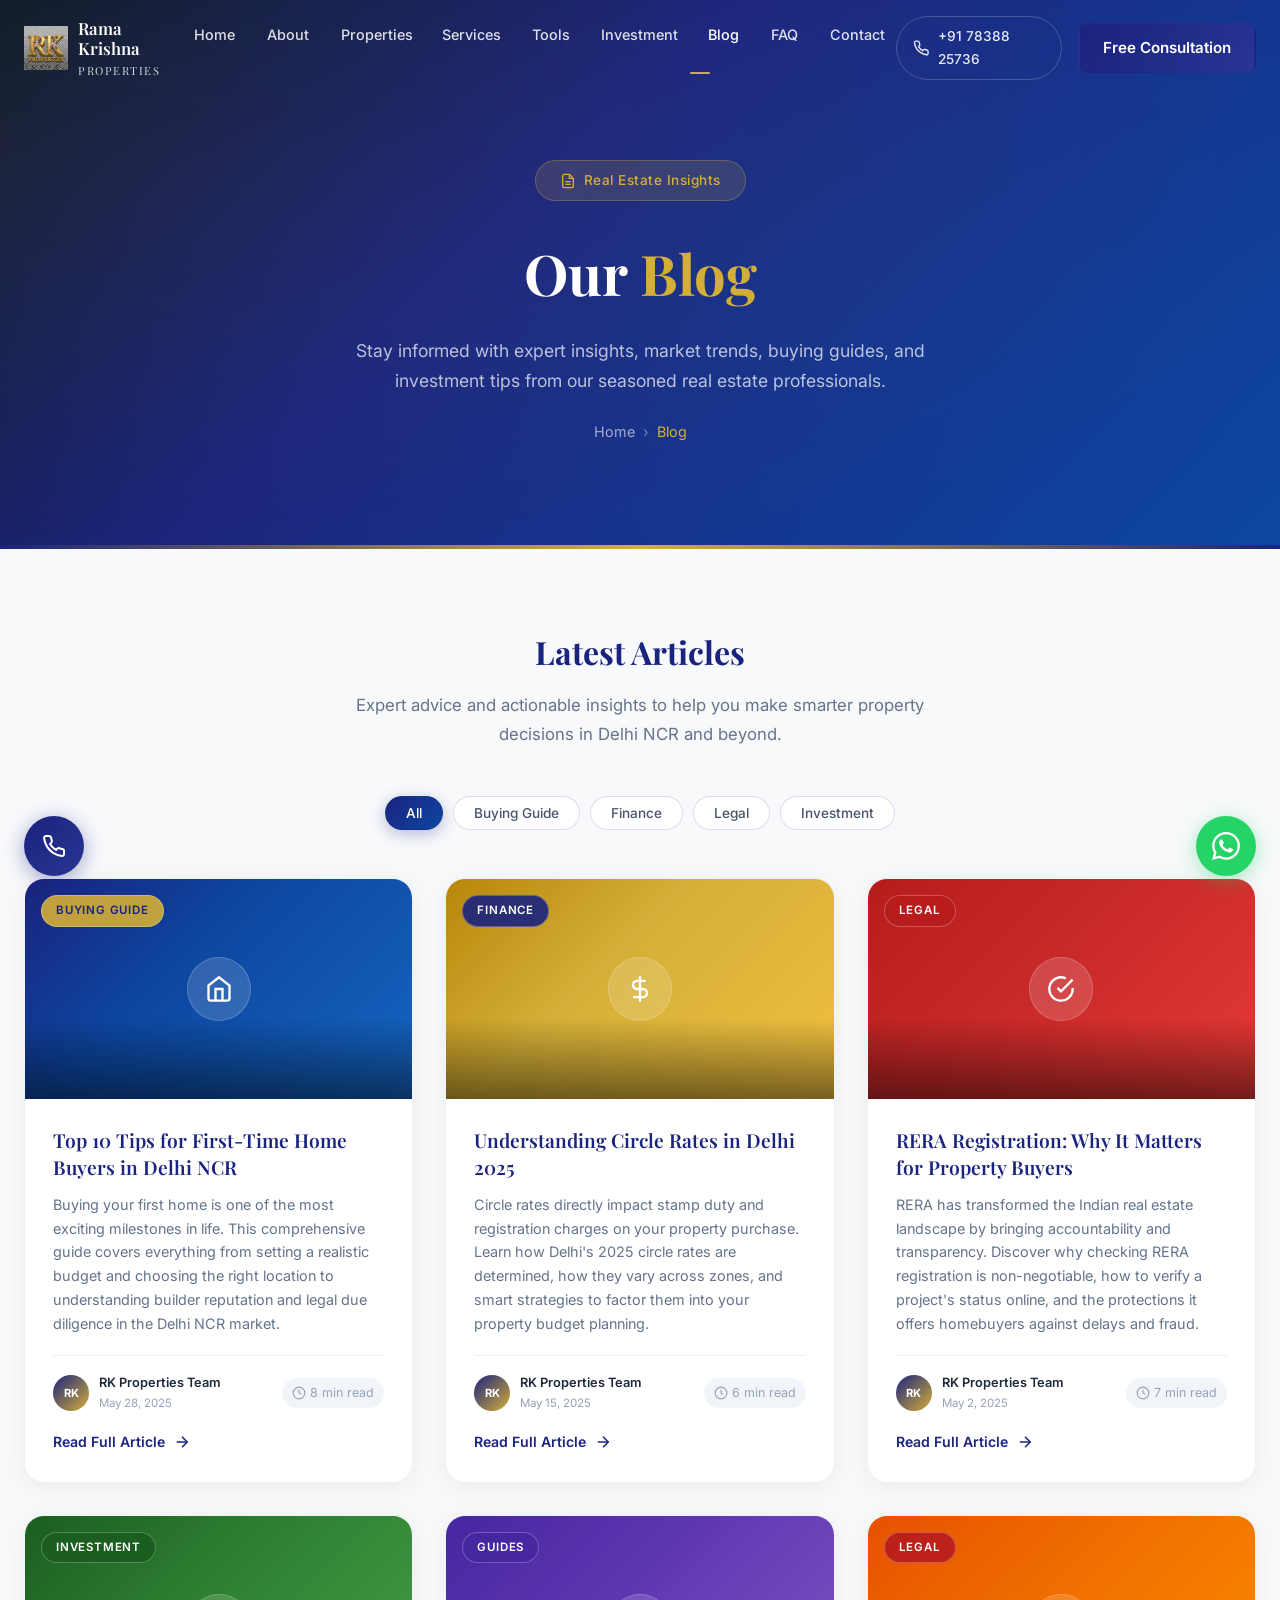
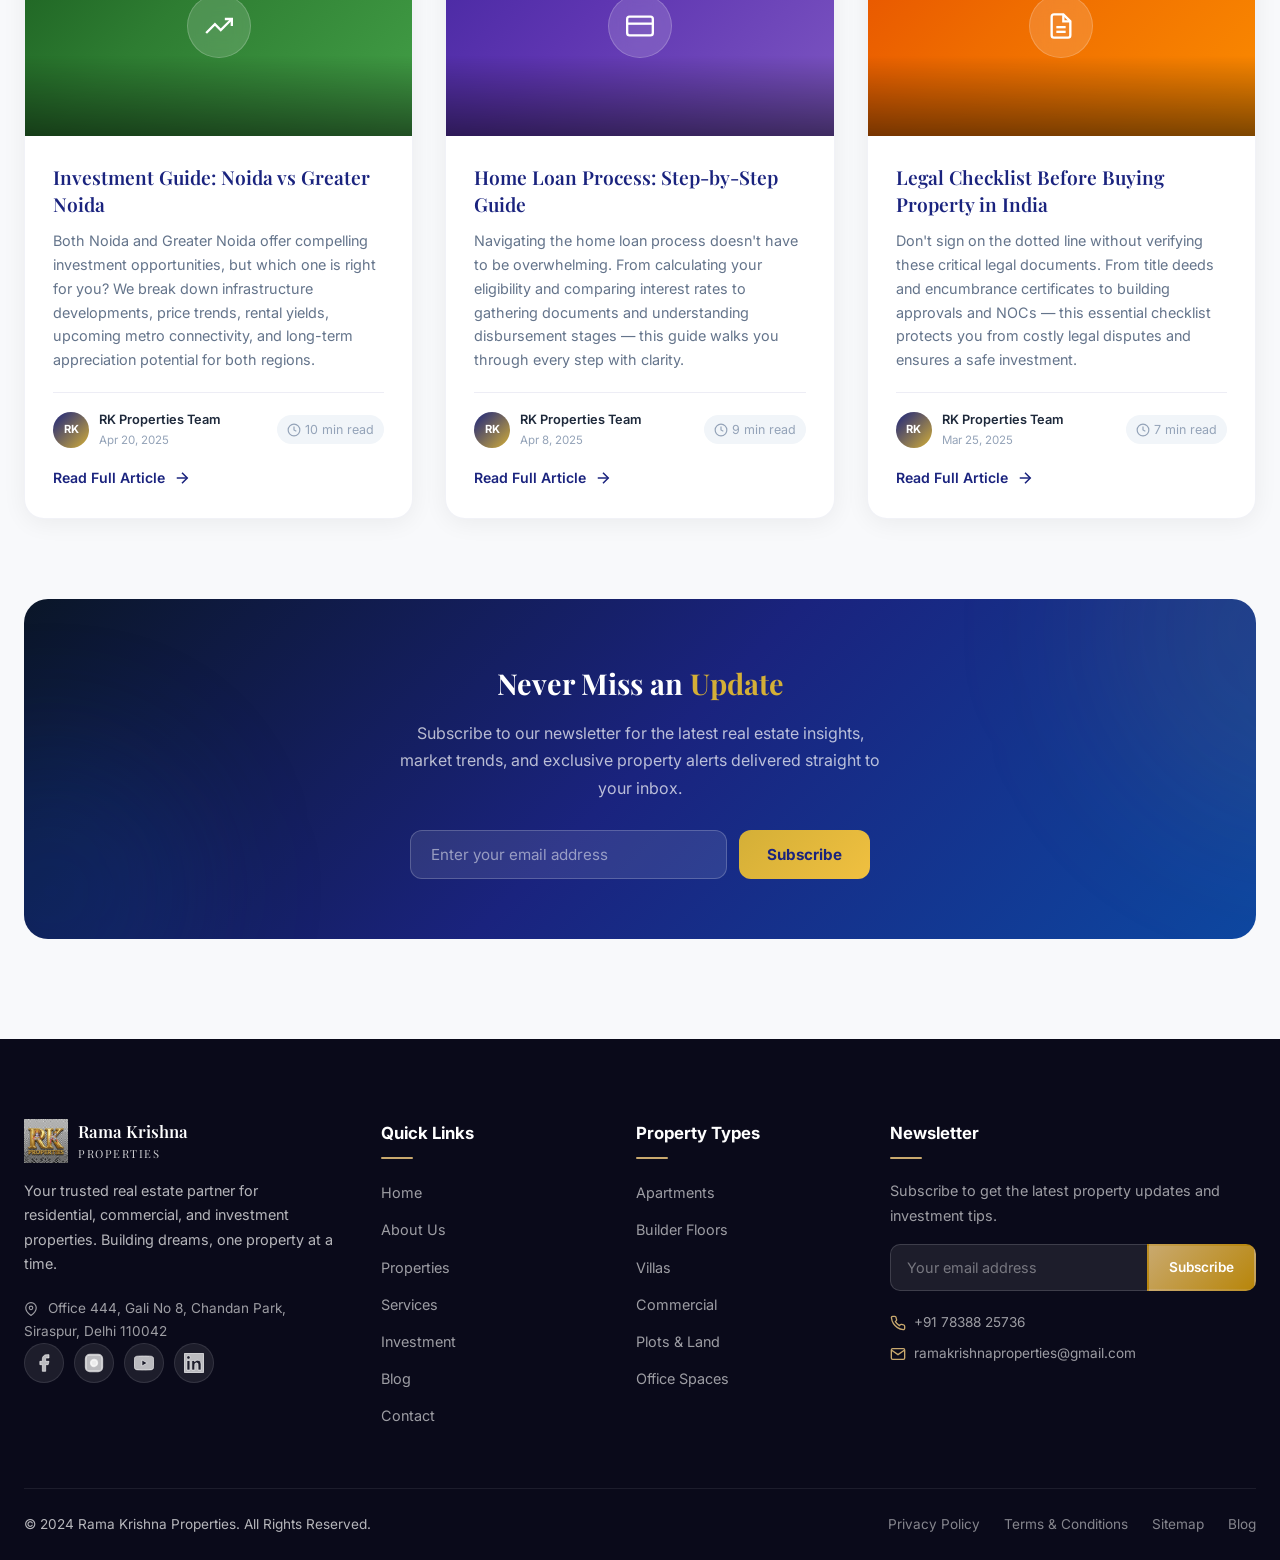
<file: blog.html>
<!DOCTYPE html>
<html lang="en">
<head>
    <meta charset="UTF-8">
    <meta name="viewport" content="width=device-width, initial-scale=1.0">
    <meta name="description" content="Rama Krishna Properties Blog - Expert insights on real estate, home buying tips, investment guides, RERA updates, and property market trends in Delhi NCR.">
    <meta name="keywords" content="real estate blog, property buying tips, Delhi NCR real estate, home loan guide, RERA registration, circle rates Delhi, investment guide Noida, Rama Krishna Properties">
    <meta name="author" content="Rama Krishna Properties">
    <meta name="robots" content="index, follow">

    <!-- Open Graph -->
    <meta property="og:title" content="Blog - Rama Krishna Properties | Real Estate Insights & Guides">
    <meta property="og:description" content="Expert insights on real estate, home buying tips, investment guides, RERA updates, and property market trends in Delhi NCR.">
    <meta property="og:type" content="website">
    <meta property="og:url" content="https://ramakrishnaproperties.com/blog.html">

    <title>Blog | Rama Krishna Properties - Real Estate Insights & Guides</title>

    <!-- Google Fonts -->
    <link rel="preconnect" href="https://fonts.googleapis.com">
    <link rel="preconnect" href="https://fonts.gstatic.com" crossorigin>
    <link href="https://fonts.googleapis.com/css2?family=Inter:wght@300;400;500;600;700;800;900&family=Playfair+Display:ital,wght@0,400;0,500;0,600;0,700;1,400;1,500&display=swap" rel="stylesheet">

    <!-- Stylesheet -->
    <link rel="stylesheet" href="styles.css">

    <style>
        /* ===== Blog Page Styles ===== */

        /* Hero */
        .blog-hero {
            background: linear-gradient(135deg, #0a1628 0%, #1a237e 40%, #0d47a1 100%);
            padding: 160px 0 100px;
            text-align: center;
            position: relative;
            overflow: hidden;
        }
        .blog-hero::before {
            content: '';
            position: absolute;
            top: -50%;
            left: -50%;
            width: 200%;
            height: 200%;
            background: radial-gradient(ellipse at 25% 40%, rgba(212,175,55,0.07) 0%, transparent 50%),
                        radial-gradient(ellipse at 75% 60%, rgba(13,71,161,0.12) 0%, transparent 50%);
            animation: blogBgFloat 25s ease-in-out infinite;
        }
        @keyframes blogBgFloat {
            0%, 100% { transform: translate(0, 0) rotate(0deg); }
            33% { transform: translate(-1%, 1%) rotate(0.5deg); }
            66% { transform: translate(1%, -1%) rotate(-0.5deg); }
        }
        .blog-hero .container {
            position: relative;
            z-index: 2;
        }
        .blog-hero-badge {
            display: inline-flex;
            align-items: center;
            gap: 8px;
            background: rgba(212,175,55,0.15);
            border: 1px solid rgba(212,175,55,0.3);
            border-radius: 50px;
            padding: 8px 24px;
            font-size: 0.85rem;
            color: #d4af37;
            font-weight: 500;
            margin-bottom: 24px;
            letter-spacing: 0.5px;
        }
        .blog-hero-badge svg {
            width: 16px;
            height: 16px;
        }
        .blog-hero h1 {
            font-family: 'Playfair Display', serif;
            font-size: clamp(2.2rem, 5vw, 3.5rem);
            color: #ffffff;
            font-weight: 700;
            margin-bottom: 16px;
        }
        .blog-hero h1 span {
            color: #d4af37;
        }
        .blog-hero p {
            color: rgba(255,255,255,0.7);
            font-size: 1.1rem;
            max-width: 640px;
            margin: 0 auto;
        }
        .blog-breadcrumb {
            display: flex;
            align-items: center;
            justify-content: center;
            gap: 8px;
            margin-top: 24px;
            font-size: 0.9rem;
        }
        .blog-breadcrumb a {
            color: rgba(255,255,255,0.6);
            text-decoration: none;
            transition: color 0.3s;
        }
        .blog-breadcrumb a:hover {
            color: #d4af37;
        }
        .blog-breadcrumb span {
            color: rgba(255,255,255,0.4);
        }
        .blog-breadcrumb .current {
            color: #d4af37;
        }

        /* Blog Section */
        .blog-section {
            padding: 80px 0 100px;
            background: #f8f9fb;
            position: relative;
        }
        .blog-section::before {
            content: '';
            position: absolute;
            top: 0;
            left: 0;
            right: 0;
            height: 4px;
            background: linear-gradient(90deg, #1a237e, #d4af37, #1a237e);
        }
        .blog-intro {
            text-align: center;
            margin-bottom: 48px;
        }
        .blog-intro h2 {
            font-family: 'Playfair Display', serif;
            font-size: 2rem;
            color: #1a237e;
            margin-bottom: 12px;
        }
        .blog-intro p {
            color: #64748b;
            font-size: 1.05rem;
            max-width: 600px;
            margin: 0 auto;
        }

        /* Filter Tags */
        .blog-filters {
            display: flex;
            justify-content: center;
            gap: 10px;
            flex-wrap: wrap;
            margin-bottom: 48px;
        }
        .blog-filter-btn {
            padding: 8px 20px;
            border-radius: 50px;
            border: 1px solid rgba(26,35,126,0.15);
            background: #ffffff;
            color: #475569;
            font-size: 0.85rem;
            font-weight: 500;
            cursor: pointer;
            transition: all 0.3s;
            font-family: 'Inter', sans-serif;
        }
        .blog-filter-btn:hover,
        .blog-filter-btn.active {
            background: linear-gradient(135deg, #1a237e, #0d47a1);
            color: #ffffff;
            border-color: transparent;
            box-shadow: 0 4px 15px rgba(26,35,126,0.3);
        }

        /* Blog Grid */
        .blog-grid {
            display: grid;
            grid-template-columns: repeat(auto-fill, minmax(360px, 1fr));
            gap: 32px;
        }

        /* Blog Card */
        .blog-card {
            background: #ffffff;
            border-radius: 20px;
            overflow: hidden;
            box-shadow: 0 4px 24px rgba(0,0,0,0.06);
            border: 1px solid rgba(26,35,126,0.06);
            transition: all 0.4s cubic-bezier(0.25, 0.46, 0.45, 0.94);
            display: flex;
            flex-direction: column;
        }
        .blog-card:hover {
            transform: translateY(-8px);
            box-shadow: 0 16px 48px rgba(26,35,126,0.14);
            border-color: rgba(26,35,126,0.12);
        }

        /* Blog Card Image */
        .blog-card-image {
            position: relative;
            height: 220px;
            overflow: hidden;
        }
        .blog-card-image .blog-gradient-bg {
            position: absolute;
            inset: 0;
            display: flex;
            align-items: center;
            justify-content: center;
        }
        .blog-card-image .blog-gradient-bg .blog-icon {
            width: 64px;
            height: 64px;
            border-radius: 50%;
            background: rgba(255,255,255,0.15);
            backdrop-filter: blur(10px);
            display: flex;
            align-items: center;
            justify-content: center;
            border: 1px solid rgba(255,255,255,0.2);
        }
        .blog-card-image .blog-gradient-bg .blog-icon svg {
            width: 28px;
            height: 28px;
            color: #ffffff;
            stroke: #ffffff;
        }
        .blog-card-image .blog-gradient-overlay {
            position: absolute;
            bottom: 0;
            left: 0;
            right: 0;
            height: 80px;
            background: linear-gradient(to top, rgba(0,0,0,0.5), transparent);
        }

        /* Category Tag */
        .blog-category {
            position: absolute;
            top: 16px;
            left: 16px;
            padding: 5px 14px;
            border-radius: 50px;
            font-size: 0.72rem;
            font-weight: 600;
            text-transform: uppercase;
            letter-spacing: 0.8px;
            z-index: 2;
            border: 1px solid rgba(255,255,255,0.25);
        }
        .blog-category.cat-buying {
            background: rgba(212,175,55,0.9);
            color: #1a237e;
        }
        .blog-category.cat-finance {
            background: rgba(26,35,126,0.9);
            color: #ffffff;
        }
        .blog-category.cat-legal {
            background: rgba(183,28,28,0.9);
            color: #ffffff;
        }
        .blog-category.cat-investment {
            background: rgba(27,94,32,0.9);
            color: #ffffff;
        }
        .blog-category.cat-guides {
            background: rgba(69,39,160,0.9);
            color: #ffffff;
        }

        /* Blog Card Content */
        .blog-card-content {
            padding: 28px;
            flex: 1;
            display: flex;
            flex-direction: column;
        }
        .blog-card-title {
            font-family: 'Playfair Display', serif;
            font-size: 1.2rem;
            color: #1a237e;
            font-weight: 600;
            line-height: 1.4;
            margin-bottom: 12px;
            transition: color 0.3s;
        }
        .blog-card:hover .blog-card-title {
            color: #d4af37;
        }
        .blog-card-excerpt {
            color: #64748b;
            font-size: 0.9rem;
            line-height: 1.65;
            margin-bottom: 20px;
            flex: 1;
        }

        /* Blog Card Meta */
        .blog-card-meta {
            display: flex;
            align-items: center;
            justify-content: space-between;
            flex-wrap: wrap;
            gap: 12px;
            padding-top: 16px;
            border-top: 1px solid rgba(26,35,126,0.08);
        }
        .blog-meta-left {
            display: flex;
            align-items: center;
            gap: 10px;
        }
        .blog-author-avatar {
            width: 36px;
            height: 36px;
            border-radius: 50%;
            background: linear-gradient(135deg, #1a237e, #d4af37);
            display: flex;
            align-items: center;
            justify-content: center;
            color: #fff;
            font-size: 0.7rem;
            font-weight: 700;
            flex-shrink: 0;
        }
        .blog-author-info {
            display: flex;
            flex-direction: column;
        }
        .blog-author-name {
            font-size: 0.8rem;
            font-weight: 600;
            color: #1e293b;
        }
        .blog-date {
            font-size: 0.72rem;
            color: #94a3b8;
        }
        .blog-read-time {
            display: flex;
            align-items: center;
            gap: 4px;
            font-size: 0.78rem;
            color: #94a3b8;
            background: #f1f5f9;
            padding: 4px 10px;
            border-radius: 50px;
        }
        .blog-read-time svg {
            width: 14px;
            height: 14px;
        }

        /* Read More Link */
        .blog-read-more {
            display: inline-flex;
            align-items: center;
            gap: 8px;
            color: #1a237e;
            font-size: 0.88rem;
            font-weight: 600;
            text-decoration: none;
            margin-top: 16px;
            transition: all 0.3s;
        }
        .blog-read-more svg {
            width: 18px;
            height: 18px;
            transition: transform 0.3s;
        }
        .blog-read-more:hover {
            color: #d4af37;
        }
        .blog-read-more:hover svg {
            transform: translateX(4px);
        }

        /* Newsletter CTA */
        .blog-newsletter {
            margin-top: 80px;
            background: linear-gradient(135deg, #0a1628 0%, #1a237e 50%, #0d47a1 100%);
            border-radius: 24px;
            padding: 60px 48px;
            text-align: center;
            position: relative;
            overflow: hidden;
        }
        .blog-newsletter::before {
            content: '';
            position: absolute;
            top: -50%;
            right: -20%;
            width: 400px;
            height: 400px;
            border-radius: 50%;
            background: rgba(212,175,55,0.08);
            filter: blur(80px);
        }
        .blog-newsletter::after {
            content: '';
            position: absolute;
            bottom: -30%;
            left: -10%;
            width: 300px;
            height: 300px;
            border-radius: 50%;
            background: rgba(13,71,161,0.2);
            filter: blur(60px);
        }
        .blog-newsletter-content {
            position: relative;
            z-index: 2;
        }
        .blog-newsletter h3 {
            font-family: 'Playfair Display', serif;
            font-size: 1.8rem;
            color: #ffffff;
            margin-bottom: 12px;
        }
        .blog-newsletter h3 span {
            color: #d4af37;
        }
        .blog-newsletter p {
            color: rgba(255,255,255,0.7);
            font-size: 1rem;
            max-width: 500px;
            margin: 0 auto 28px;
        }
        .blog-newsletter-form {
            display: flex;
            gap: 12px;
            max-width: 460px;
            margin: 0 auto;
        }
        .blog-newsletter-form input {
            flex: 1;
            padding: 14px 20px;
            border-radius: 12px;
            border: 1px solid rgba(255,255,255,0.2);
            background: rgba(255,255,255,0.1);
            color: #ffffff;
            font-size: 0.95rem;
            font-family: 'Inter', sans-serif;
            outline: none;
            transition: border-color 0.3s;
        }
        .blog-newsletter-form input::placeholder {
            color: rgba(255,255,255,0.5);
        }
        .blog-newsletter-form input:focus {
            border-color: #d4af37;
        }
        .blog-newsletter-form button {
            padding: 14px 28px;
            border-radius: 12px;
            border: none;
            background: linear-gradient(135deg, #d4af37, #f0c040);
            color: #1a237e;
            font-weight: 700;
            font-size: 0.95rem;
            cursor: pointer;
            transition: all 0.3s;
            font-family: 'Inter', sans-serif;
            white-space: nowrap;
        }
        .blog-newsletter-form button:hover {
            transform: translateY(-2px);
            box-shadow: 0 6px 20px rgba(212,175,55,0.4);
        }

        /* Responsive */
        @media (max-width: 768px) {
            .blog-hero {
                padding: 140px 0 60px;
            }
            .blog-grid {
                grid-template-columns: 1fr;
                gap: 20px;
            }
            .blog-card-image {
                height: 180px;
            }
            .blog-card-content {
                padding: 22px;
            }
            .blog-newsletter {
                padding: 40px 24px;
                margin-top: 60px;
            }
            .blog-newsletter-form {
                flex-direction: column;
            }
            .blog-newsletter-form button {
                width: 100%;
            }
        }
        @media (max-width: 480px) {
            .blog-card-meta {
                flex-direction: column;
                align-items: flex-start;
            }
        }
    </style>
</head>
<body>
    <!-- Navigation -->
    <nav class="navbar" id="navbar">
        <div class="container">
            <a href="index.html" class="navbar-logo">
                <img src="assets/images/rk-logo.png" alt="Rama Krishna Properties Logo" style="height:44px;">
                <span class="logo-text">Rama Krishna<br><small>Properties</small></span>
            </a>
            <ul class="nav-links" id="navLinks">
                <li><a href="index.html#hero" class="nav-link">Home</a></li>
                <li><a href="index.html#about" class="nav-link">About</a></li>
                <li><a href="index.html#featured" class="nav-link">Properties</a></li>
                <li><a href="index.html#services" class="nav-link">Services</a></li>
                <li><a href="index.html#tools" class="nav-link">Tools</a></li>
                <li><a href="index.html#investment" class="nav-link">Investment</a></li>
                <li><a href="blog.html" class="nav-link active">Blog</a></li>
                <li><a href="index.html#faq" class="nav-link">FAQ</a></li>
                <li><a href="index.html#contact" class="nav-link">Contact</a></li>
            </ul>
            <div class="nav-actions">
                <a href="tel:+917838825736" class="nav-phone">
                    <svg width="18" height="18" viewBox="0 0 24 24" fill="none" stroke="currentColor" stroke-width="2" stroke-linecap="round" stroke-linejoin="round"><path d="M22 16.92v3a2 2 0 0 1-2.18 2 19.79 19.79 0 0 1-8.63-3.07 19.5 19.5 0 0 1-6-6 19.79 19.79 0 0 1-3.07-8.67A2 2 0 0 1 4.11 2h3a2 2 0 0 1 2 1.72 12.84 12.84 0 0 0 .7 2.81 2 2 0 0 1-.45 2.11L8.09 9.91a16 16 0 0 0 6 6l1.27-1.27a2 2 0 0 1 2.11-.45 12.84 12.84 0 0 0 2.81.7A2 2 0 0 1 22 16.92z"></path></svg>
                    <span>+91 78388 25736</span>
                </a>
                <a href="index.html#lead-gen" class="btn btn-primary nav-cta">Free Consultation</a>
            </div>
            <button class="hamburger" id="hamburger" aria-label="Toggle navigation menu">
                <span></span>
                <span></span>
                <span></span>
            </button>
        </div>
    </nav>

    <!-- Mobile Menu -->
    <div class="mobile-menu" id="mobileMenu">
        <ul class="mobile-nav-links">
            <li><a href="index.html#hero" class="mobile-link">Home</a></li>
            <li><a href="index.html#about" class="mobile-link">About</a></li>
            <li><a href="index.html#featured" class="mobile-link">Properties</a></li>
            <li><a href="index.html#services" class="mobile-link">Services</a></li>
            <li><a href="index.html#tools" class="mobile-link">Tools</a></li>
            <li><a href="index.html#investment" class="mobile-link">Investment</a></li>
            <li><a href="blog.html" class="mobile-link">Blog</a></li>
            <li><a href="index.html#faq" class="mobile-link">FAQ</a></li>
            <li><a href="index.html#contact" class="mobile-link">Contact</a></li>
        </ul>
        <div class="mobile-menu-footer">
            <a href="tel:+917838825736" class="btn btn-primary" style="width:100%;text-align:center;">
                Call Now: +91 78388 25736
            </a>
        </div>
    </div>

    <!-- ==================== HERO ==================== -->
    <section class="blog-hero">
        <div class="container">
            <div class="blog-hero-badge">
                <svg viewBox="0 0 24 24" fill="none" stroke="currentColor" stroke-width="2"><path d="M14 2H6a2 2 0 0 0-2 2v16a2 2 0 0 0 2 2h12a2 2 0 0 0 2-2V8z"/><polyline points="14 2 14 8 20 8"/><line x1="16" y1="13" x2="8" y2="13"/><line x1="16" y1="17" x2="8" y2="17"/></svg>
                Real Estate Insights
            </div>
            <h1>Our <span>Blog</span></h1>
            <p>Stay informed with expert insights, market trends, buying guides, and investment tips from our seasoned real estate professionals.</p>
            <div class="blog-breadcrumb">
                <a href="index.html">Home</a>
                <span>›</span>
                <span class="current">Blog</span>
            </div>
        </div>
    </section>

    <!-- ==================== BLOG CONTENT ==================== -->
    <section class="blog-section">
        <div class="container">
            <div class="blog-intro">
                <h2>Latest Articles</h2>
                <p>Expert advice and actionable insights to help you make smarter property decisions in Delhi NCR and beyond.</p>
            </div>

            <!-- Filter Tags -->
            <div class="blog-filters">
                <button class="blog-filter-btn active">All</button>
                <button class="blog-filter-btn">Buying Guide</button>
                <button class="blog-filter-btn">Finance</button>
                <button class="blog-filter-btn">Legal</button>
                <button class="blog-filter-btn">Investment</button>
            </div>

            <!-- Blog Grid -->
            <div class="blog-grid">

                <!-- Article 1 -->
                <article class="blog-card" id="blog-first-time-buyers">
                    <div class="blog-card-image">
                        <div class="blog-gradient-bg" style="background: linear-gradient(135deg, #1a237e 0%, #0d47a1 40%, #1565c0 100%);">
                            <div class="blog-icon">
                                <svg viewBox="0 0 24 24" fill="none" stroke="currentColor" stroke-width="2"><path d="M3 9l9-7 9 7v11a2 2 0 0 1-2 2H5a2 2 0 0 1-2-2z"/><polyline points="9 22 9 12 15 12 15 22"/></svg>
                            </div>
                        </div>
                        <div class="blog-gradient-overlay"></div>
                        <span class="blog-category cat-buying">Buying Guide</span>
                    </div>
                    <div class="blog-card-content">
                        <h3 class="blog-card-title">Top 10 Tips for First-Time Home Buyers in Delhi NCR</h3>
                        <p class="blog-card-excerpt">Buying your first home is one of the most exciting milestones in life. This comprehensive guide covers everything from setting a realistic budget and choosing the right location to understanding builder reputation and legal due diligence in the Delhi NCR market.</p>
                        <div class="blog-card-meta">
                            <div class="blog-meta-left">
                                <div class="blog-author-avatar">RK</div>
                                <div class="blog-author-info">
                                    <span class="blog-author-name">RK Properties Team</span>
                                    <span class="blog-date">May 28, 2025</span>
                                </div>
                            </div>
                            <span class="blog-read-time">
                                <svg viewBox="0 0 24 24" fill="none" stroke="currentColor" stroke-width="2"><circle cx="12" cy="12" r="10"/><polyline points="12 6 12 12 16 14"/></svg>
                                8 min read
                            </span>
                        </div>
                        <a href="#" class="blog-read-more">
                            Read Full Article
                            <svg viewBox="0 0 24 24" fill="none" stroke="currentColor" stroke-width="2"><line x1="5" y1="12" x2="19" y2="12"/><polyline points="12 5 19 12 12 19"/></svg>
                        </a>
                    </div>
                </article>

                <!-- Article 2 -->
                <article class="blog-card" id="blog-circle-rates">
                    <div class="blog-card-image">
                        <div class="blog-gradient-bg" style="background: linear-gradient(135deg, #b8860b 0%, #d4af37 40%, #f0c040 100%);">
                            <div class="blog-icon">
                                <svg viewBox="0 0 24 24" fill="none" stroke="currentColor" stroke-width="2"><line x1="12" y1="1" x2="12" y2="23"/><path d="M17 5H9.5a3.5 3.5 0 0 0 0 7h5a3.5 3.5 0 0 1 0 7H6"/></svg>
                            </div>
                        </div>
                        <div class="blog-gradient-overlay"></div>
                        <span class="blog-category cat-finance">Finance</span>
                    </div>
                    <div class="blog-card-content">
                        <h3 class="blog-card-title">Understanding Circle Rates in Delhi 2025</h3>
                        <p class="blog-card-excerpt">Circle rates directly impact stamp duty and registration charges on your property purchase. Learn how Delhi's 2025 circle rates are determined, how they vary across zones, and smart strategies to factor them into your property budget planning.</p>
                        <div class="blog-card-meta">
                            <div class="blog-meta-left">
                                <div class="blog-author-avatar">RK</div>
                                <div class="blog-author-info">
                                    <span class="blog-author-name">RK Properties Team</span>
                                    <span class="blog-date">May 15, 2025</span>
                                </div>
                            </div>
                            <span class="blog-read-time">
                                <svg viewBox="0 0 24 24" fill="none" stroke="currentColor" stroke-width="2"><circle cx="12" cy="12" r="10"/><polyline points="12 6 12 12 16 14"/></svg>
                                6 min read
                            </span>
                        </div>
                        <a href="#" class="blog-read-more">
                            Read Full Article
                            <svg viewBox="0 0 24 24" fill="none" stroke="currentColor" stroke-width="2"><line x1="5" y1="12" x2="19" y2="12"/><polyline points="12 5 19 12 12 19"/></svg>
                        </a>
                    </div>
                </article>

                <!-- Article 3 -->
                <article class="blog-card" id="blog-rera-registration">
                    <div class="blog-card-image">
                        <div class="blog-gradient-bg" style="background: linear-gradient(135deg, #b71c1c 0%, #c62828 40%, #e53935 100%);">
                            <div class="blog-icon">
                                <svg viewBox="0 0 24 24" fill="none" stroke="currentColor" stroke-width="2"><path d="M22 11.08V12a10 10 0 1 1-5.93-9.14"/><polyline points="22 4 12 14.01 9 11.01"/></svg>
                            </div>
                        </div>
                        <div class="blog-gradient-overlay"></div>
                        <span class="blog-category cat-legal">Legal</span>
                    </div>
                    <div class="blog-card-content">
                        <h3 class="blog-card-title">RERA Registration: Why It Matters for Property Buyers</h3>
                        <p class="blog-card-excerpt">RERA has transformed the Indian real estate landscape by bringing accountability and transparency. Discover why checking RERA registration is non-negotiable, how to verify a project's status online, and the protections it offers homebuyers against delays and fraud.</p>
                        <div class="blog-card-meta">
                            <div class="blog-meta-left">
                                <div class="blog-author-avatar">RK</div>
                                <div class="blog-author-info">
                                    <span class="blog-author-name">RK Properties Team</span>
                                    <span class="blog-date">May 2, 2025</span>
                                </div>
                            </div>
                            <span class="blog-read-time">
                                <svg viewBox="0 0 24 24" fill="none" stroke="currentColor" stroke-width="2"><circle cx="12" cy="12" r="10"/><polyline points="12 6 12 12 16 14"/></svg>
                                7 min read
                            </span>
                        </div>
                        <a href="#" class="blog-read-more">
                            Read Full Article
                            <svg viewBox="0 0 24 24" fill="none" stroke="currentColor" stroke-width="2"><line x1="5" y1="12" x2="19" y2="12"/><polyline points="12 5 19 12 12 19"/></svg>
                        </a>
                    </div>
                </article>

                <!-- Article 4 -->
                <article class="blog-card" id="blog-noida-vs-greater-noida">
                    <div class="blog-card-image">
                        <div class="blog-gradient-bg" style="background: linear-gradient(135deg, #1b5e20 0%, #2e7d32 40%, #43a047 100%);">
                            <div class="blog-icon">
                                <svg viewBox="0 0 24 24" fill="none" stroke="currentColor" stroke-width="2"><polyline points="23 6 13.5 15.5 8.5 10.5 1 18"/><polyline points="17 6 23 6 23 12"/></svg>
                            </div>
                        </div>
                        <div class="blog-gradient-overlay"></div>
                        <span class="blog-category cat-investment">Investment</span>
                    </div>
                    <div class="blog-card-content">
                        <h3 class="blog-card-title">Investment Guide: Noida vs Greater Noida</h3>
                        <p class="blog-card-excerpt">Both Noida and Greater Noida offer compelling investment opportunities, but which one is right for you? We break down infrastructure developments, price trends, rental yields, upcoming metro connectivity, and long-term appreciation potential for both regions.</p>
                        <div class="blog-card-meta">
                            <div class="blog-meta-left">
                                <div class="blog-author-avatar">RK</div>
                                <div class="blog-author-info">
                                    <span class="blog-author-name">RK Properties Team</span>
                                    <span class="blog-date">Apr 20, 2025</span>
                                </div>
                            </div>
                            <span class="blog-read-time">
                                <svg viewBox="0 0 24 24" fill="none" stroke="currentColor" stroke-width="2"><circle cx="12" cy="12" r="10"/><polyline points="12 6 12 12 16 14"/></svg>
                                10 min read
                            </span>
                        </div>
                        <a href="#" class="blog-read-more">
                            Read Full Article
                            <svg viewBox="0 0 24 24" fill="none" stroke="currentColor" stroke-width="2"><line x1="5" y1="12" x2="19" y2="12"/><polyline points="12 5 19 12 12 19"/></svg>
                        </a>
                    </div>
                </article>

                <!-- Article 5 -->
                <article class="blog-card" id="blog-home-loan">
                    <div class="blog-card-image">
                        <div class="blog-gradient-bg" style="background: linear-gradient(135deg, #4527a0 0%, #5e35b1 40%, #7e57c2 100%);">
                            <div class="blog-icon">
                                <svg viewBox="0 0 24 24" fill="none" stroke="currentColor" stroke-width="2"><rect x="1" y="4" width="22" height="16" rx="2" ry="2"/><line x1="1" y1="10" x2="23" y2="10"/></svg>
                            </div>
                        </div>
                        <div class="blog-gradient-overlay"></div>
                        <span class="blog-category cat-guides">Guides</span>
                    </div>
                    <div class="blog-card-content">
                        <h3 class="blog-card-title">Home Loan Process: Step-by-Step Guide</h3>
                        <p class="blog-card-excerpt">Navigating the home loan process doesn't have to be overwhelming. From calculating your eligibility and comparing interest rates to gathering documents and understanding disbursement stages — this guide walks you through every step with clarity.</p>
                        <div class="blog-card-meta">
                            <div class="blog-meta-left">
                                <div class="blog-author-avatar">RK</div>
                                <div class="blog-author-info">
                                    <span class="blog-author-name">RK Properties Team</span>
                                    <span class="blog-date">Apr 8, 2025</span>
                                </div>
                            </div>
                            <span class="blog-read-time">
                                <svg viewBox="0 0 24 24" fill="none" stroke="currentColor" stroke-width="2"><circle cx="12" cy="12" r="10"/><polyline points="12 6 12 12 16 14"/></svg>
                                9 min read
                            </span>
                        </div>
                        <a href="#" class="blog-read-more">
                            Read Full Article
                            <svg viewBox="0 0 24 24" fill="none" stroke="currentColor" stroke-width="2"><line x1="5" y1="12" x2="19" y2="12"/><polyline points="12 5 19 12 12 19"/></svg>
                        </a>
                    </div>
                </article>

                <!-- Article 6 -->
                <article class="blog-card" id="blog-legal-checklist">
                    <div class="blog-card-image">
                        <div class="blog-gradient-bg" style="background: linear-gradient(135deg, #e65100 0%, #ef6c00 40%, #fb8c00 100%);">
                            <div class="blog-icon">
                                <svg viewBox="0 0 24 24" fill="none" stroke="currentColor" stroke-width="2"><path d="M14 2H6a2 2 0 0 0-2 2v16a2 2 0 0 0 2 2h12a2 2 0 0 0 2-2V8z"/><polyline points="14 2 14 8 20 8"/><line x1="16" y1="13" x2="8" y2="13"/><line x1="16" y1="17" x2="8" y2="17"/></svg>
                            </div>
                        </div>
                        <div class="blog-gradient-overlay"></div>
                        <span class="blog-category cat-legal">Legal</span>
                    </div>
                    <div class="blog-card-content">
                        <h3 class="blog-card-title">Legal Checklist Before Buying Property in India</h3>
                        <p class="blog-card-excerpt">Don't sign on the dotted line without verifying these critical legal documents. From title deeds and encumbrance certificates to building approvals and NOCs — this essential checklist protects you from costly legal disputes and ensures a safe investment.</p>
                        <div class="blog-card-meta">
                            <div class="blog-meta-left">
                                <div class="blog-author-avatar">RK</div>
                                <div class="blog-author-info">
                                    <span class="blog-author-name">RK Properties Team</span>
                                    <span class="blog-date">Mar 25, 2025</span>
                                </div>
                            </div>
                            <span class="blog-read-time">
                                <svg viewBox="0 0 24 24" fill="none" stroke="currentColor" stroke-width="2"><circle cx="12" cy="12" r="10"/><polyline points="12 6 12 12 16 14"/></svg>
                                7 min read
                            </span>
                        </div>
                        <a href="#" class="blog-read-more">
                            Read Full Article
                            <svg viewBox="0 0 24 24" fill="none" stroke="currentColor" stroke-width="2"><line x1="5" y1="12" x2="19" y2="12"/><polyline points="12 5 19 12 12 19"/></svg>
                        </a>
                    </div>
                </article>

            </div>

            <!-- Newsletter CTA -->
            <div class="blog-newsletter">
                <div class="blog-newsletter-content">
                    <h3>Never Miss an <span>Update</span></h3>
                    <p>Subscribe to our newsletter for the latest real estate insights, market trends, and exclusive property alerts delivered straight to your inbox.</p>
                    <form class="blog-newsletter-form" onsubmit="event.preventDefault(); alert('Thank you for subscribing!');">
                        <input type="email" placeholder="Enter your email address" required>
                        <button type="submit">Subscribe</button>
                    </form>
                </div>
            </div>

        </div>
    </section>

    <!-- ==================== FOOTER ==================== -->
    <footer class="footer">
        <div class="container">
            <div class="footer-grid">
                <div class="footer-col footer-about">
                    <div class="footer-logo">
                        <img src="assets/images/rk-logo.png" alt="Rama Krishna Properties Logo" style="height:44px;">
                        <span class="logo-text">Rama Krishna<br><small>Properties</small></span>
                    </div>
                    <p class="footer-desc">Your trusted real estate partner for residential, commercial, and investment properties. Building dreams, one property at a time.</p>
                    <p style="color:rgba(255,255,255,0.6);font-size:0.85rem;margin-top:12px;">
                        <svg width="14" height="14" viewBox="0 0 24 24" fill="none" stroke="currentColor" stroke-width="2" style="vertical-align:middle;margin-right:6px;"><path d="M21 10c0 7-9 13-9 13s-9-6-9-13a9 9 0 0 1 18 0z"/><circle cx="12" cy="10" r="3"/></svg>
                        Office 444, Gali No 8, Chandan Park, Siraspur, Delhi 110042
                    </p>
                    <div class="footer-social">
                        <a href="#" class="social-link" aria-label="Facebook">
                            <svg width="20" height="20" viewBox="0 0 24 24" fill="currentColor"><path d="M18 2h-3a5 5 0 00-5 5v3H7v4h3v8h4v-8h3l1-4h-4V7a1 1 0 011-1h3z"/></svg>
                        </a>
                        <a href="#" class="social-link" aria-label="Instagram">
                            <svg width="20" height="20" viewBox="0 0 24 24" fill="none" stroke="currentColor" stroke-width="2"><rect x="2" y="2" width="20" height="20" rx="5" ry="5"></rect><path d="M16 11.37A4 4 0 1 1 12.63 8 4 4 0 0 1 16 11.37z"></path><line x1="17.5" y1="6.5" x2="17.51" y2="6.5"></line></svg>
                        </a>
                        <a href="#" class="social-link" aria-label="YouTube">
                            <svg width="20" height="20" viewBox="0 0 24 24" fill="currentColor"><path d="M23.498 6.186a3.016 3.016 0 0 0-2.122-2.136C19.505 3.545 12 3.545 12 3.545s-7.505 0-9.377.505A3.017 3.017 0 0 0 .502 6.186C0 8.07 0 12 0 12s0 3.93.502 5.814a3.016 3.016 0 0 0 2.122 2.136c1.871.505 9.376.505 9.376.505s7.505 0 9.377-.505a3.015 3.015 0 0 0 2.122-2.136C24 15.93 24 12 24 12s0-3.93-.502-5.814zM9.545 15.568V8.432L15.818 12l-6.273 3.568z"/></svg>
                        </a>
                        <a href="#" class="social-link" aria-label="LinkedIn">
                            <svg width="20" height="20" viewBox="0 0 24 24" fill="currentColor"><path d="M20.447 20.452h-3.554v-5.569c0-1.328-.027-3.037-1.852-3.037-1.853 0-2.136 1.445-2.136 2.939v5.667H9.351V9h3.414v1.561h.046c.477-.9 1.637-1.85 3.37-1.85 3.601 0 4.267 2.37 4.267 5.455v6.286zM5.337 7.433c-1.144 0-2.063-.926-2.063-2.065 0-1.138.92-2.063 2.063-2.063 1.14 0 2.064.925 2.064 2.063 0 1.139-.925 2.065-2.064 2.065zm1.782 13.019H3.555V9h3.564v11.452zM22.225 0H1.771C.792 0 0 .774 0 1.729v20.542C0 23.227.792 24 1.771 24h20.451C23.2 24 24 23.227 24 22.271V1.729C24 .774 23.2 0 22.222 0h.003z"/></svg>
                        </a>
                    </div>
                </div>
                <div class="footer-col">
                    <h4 class="footer-title">Quick Links</h4>
                    <ul class="footer-links">
                        <li><a href="index.html#hero">Home</a></li>
                        <li><a href="index.html#about">About Us</a></li>
                        <li><a href="index.html#featured">Properties</a></li>
                        <li><a href="index.html#services">Services</a></li>
                        <li><a href="index.html#investment">Investment</a></li>
                        <li><a href="blog.html">Blog</a></li>
                        <li><a href="index.html#contact">Contact</a></li>
                    </ul>
                </div>
                <div class="footer-col">
                    <h4 class="footer-title">Property Types</h4>
                    <ul class="footer-links">
                        <li><a href="index.html#categories">Apartments</a></li>
                        <li><a href="index.html#categories">Builder Floors</a></li>
                        <li><a href="index.html#categories">Villas</a></li>
                        <li><a href="index.html#categories">Commercial</a></li>
                        <li><a href="index.html#categories">Plots & Land</a></li>
                        <li><a href="index.html#categories">Office Spaces</a></li>
                    </ul>
                </div>
                <div class="footer-col">
                    <h4 class="footer-title">Newsletter</h4>
                    <p style="color:rgba(255,255,255,0.6);margin-bottom:16px;font-size:0.9rem;">Subscribe to get the latest property updates and investment tips.</p>
                    <form class="newsletter-form" onsubmit="event.preventDefault();">
                        <input type="email" placeholder="Your email address" required>
                        <button type="submit" class="btn btn-secondary">Subscribe</button>
                    </form>
                    <div class="footer-contact-info">
                        <p>
                            <svg width="16" height="16" viewBox="0 0 24 24" fill="none" stroke="currentColor" stroke-width="2"><path d="M22 16.92v3a2 2 0 0 1-2.18 2 19.79 19.79 0 0 1-8.63-3.07 19.5 19.5 0 0 1-6-6 19.79 19.79 0 0 1-3.07-8.67A2 2 0 0 1 4.11 2h3a2 2 0 0 1 2 1.72 12.84 12.84 0 0 0 .7 2.81 2 2 0 0 1-.45 2.11L8.09 9.91a16 16 0 0 0 6 6l1.27-1.27a2 2 0 0 1 2.11-.45 12.84 12.84 0 0 0 2.81.7A2 2 0 0 1 22 16.92z"></path></svg>
                            +91 78388 25736
                        </p>
                        <p>
                            <svg width="16" height="16" viewBox="0 0 24 24" fill="none" stroke="currentColor" stroke-width="2"><path d="M4 4h16c1.1 0 2 .9 2 2v12c0 1.1-.9 2-2 2H4c-1.1 0-2-.9-2-2V6c0-1.1.9-2 2-2z"></path><polyline points="22,6 12,13 2,6"></polyline></svg>
                            ramakrishnaproperties@gmail.com
                        </p>
                    </div>
                </div>
            </div>
            <div class="footer-bottom">
                <p>&copy; 2024 Rama Krishna Properties. All Rights Reserved.</p>
                <div class="footer-bottom-links">
                    <a href="privacy-policy.html">Privacy Policy</a>
                    <a href="terms.html">Terms & Conditions</a>
                    <a href="sitemap.html">Sitemap</a>
                    <a href="blog.html">Blog</a>
                </div>
            </div>
        </div>
    </footer>

    <!-- ==================== FLOATING BUTTONS ==================== -->
    <a href="https://wa.me/917838825736?text=Hello%2C%20I%20am%20interested%20in%20your%20property%20services.%20Please%20provide%20more%20information." target="_blank" class="floating-whatsapp" id="floatingWhatsapp" aria-label="Chat on WhatsApp">
        <svg width="28" height="28" viewBox="0 0 24 24" fill="#fff"><path d="M17.472 14.382c-.297-.149-1.758-.867-2.03-.967-.273-.099-.471-.148-.67.15-.197.297-.767.966-.94 1.164-.173.199-.347.223-.644.075-.297-.15-1.255-.463-2.39-1.475-.883-.788-1.48-1.761-1.653-2.059-.173-.297-.018-.458.13-.606.134-.133.298-.347.446-.52.149-.174.198-.298.298-.497.099-.198.05-.371-.025-.52-.075-.149-.669-1.612-.916-2.207-.242-.579-.487-.5-.669-.51-.173-.008-.371-.01-.57-.01-.198 0-.52.074-.792.372-.272.297-1.04 1.016-1.04 2.479 0 1.462 1.065 2.875 1.213 3.074.149.198 2.096 3.2 5.077 4.487.709.306 1.262.489 1.694.625.712.227 1.36.195 1.871.118.571-.085 1.758-.719 2.006-1.413.248-.694.248-1.289.173-1.413-.074-.124-.272-.198-.57-.347m-5.421 7.403h-.004a9.87 9.87 0 01-5.031-1.378l-.361-.214-3.741.982.998-3.648-.235-.374a9.86 9.86 0 01-1.51-5.26c.001-5.45 4.436-9.884 9.888-9.884 2.64 0 5.122 1.03 6.988 2.898a9.825 9.825 0 012.893 6.994c-.003 5.45-4.437 9.884-9.885 9.884m8.413-18.297A11.815 11.815 0 0012.05 0C5.495 0 .16 5.335.157 11.892c0 2.096.547 4.142 1.588 5.945L.057 24l6.305-1.654a11.882 11.882 0 005.683 1.448h.005c6.554 0 11.89-5.335 11.893-11.893a11.821 11.821 0 00-3.48-8.413z"/></svg>
        <span class="floating-tooltip">Chat with us!</span>
    </a>

    <a href="tel:+917838825736" class="floating-call" id="floatingCall" aria-label="Call us">
        <svg width="24" height="24" viewBox="0 0 24 24" fill="none" stroke="#fff" stroke-width="2"><path d="M22 16.92v3a2 2 0 0 1-2.18 2 19.79 19.79 0 0 1-8.63-3.07 19.5 19.5 0 0 1-6-6 19.79 19.79 0 0 1-3.07-8.67A2 2 0 0 1 4.11 2h3a2 2 0 0 1 2 1.72 12.84 12.84 0 0 0 .7 2.81 2 2 0 0 1-.45 2.11L8.09 9.91a16 16 0 0 0 6 6l1.27-1.27a2 2 0 0 1 2.11-.45 12.84 12.84 0 0 0 2.81.7A2 2 0 0 1 22 16.92z"></path></svg>
        <span class="floating-tooltip">Call Now!</span>
    </a>

    <!-- Back to Top -->
    <button class="back-to-top" id="backToTop" aria-label="Back to top" onclick="window.scrollTo({top:0,behavior:'smooth'})">
        <svg width="24" height="24" viewBox="0 0 24 24" fill="none" stroke="currentColor" stroke-width="2"><polyline points="18 15 12 9 6 15"></polyline></svg>
    </button>

    <script>
        // Mobile menu toggle
        const hamburger = document.getElementById('hamburger');
        const mobileMenu = document.getElementById('mobileMenu');
        if (hamburger && mobileMenu) {
            hamburger.addEventListener('click', () => {
                hamburger.classList.toggle('active');
                mobileMenu.classList.toggle('active');
            });
        }
        // Navbar scroll effect
        window.addEventListener('scroll', () => {
            const navbar = document.getElementById('navbar');
            const backToTop = document.getElementById('backToTop');
            if (navbar) navbar.classList.toggle('scrolled', window.scrollY > 50);
            if (backToTop) backToTop.classList.toggle('visible', window.scrollY > 300);
        });
        // Blog filter buttons (visual toggle only)
        document.querySelectorAll('.blog-filter-btn').forEach(btn => {
            btn.addEventListener('click', () => {
                document.querySelectorAll('.blog-filter-btn').forEach(b => b.classList.remove('active'));
                btn.classList.add('active');
            });
        });
    </script>
</body>
</html>
</file>
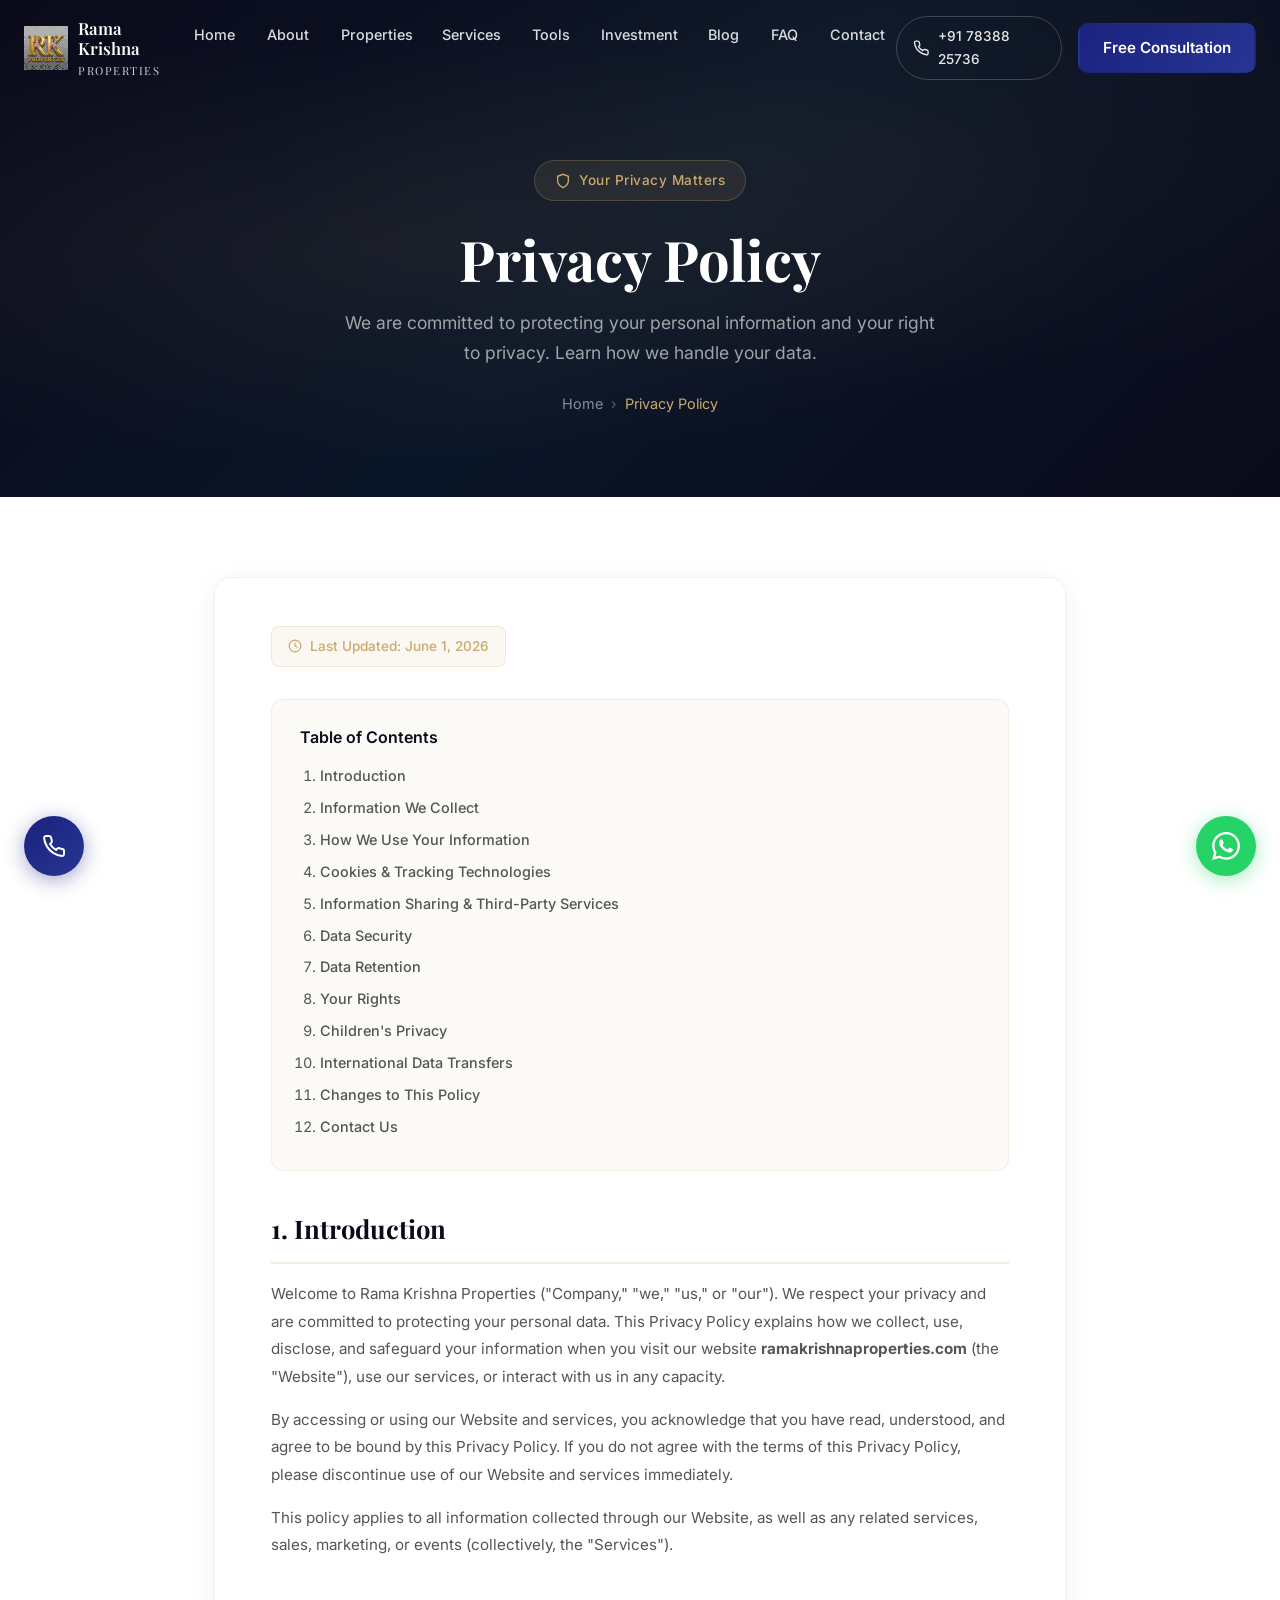
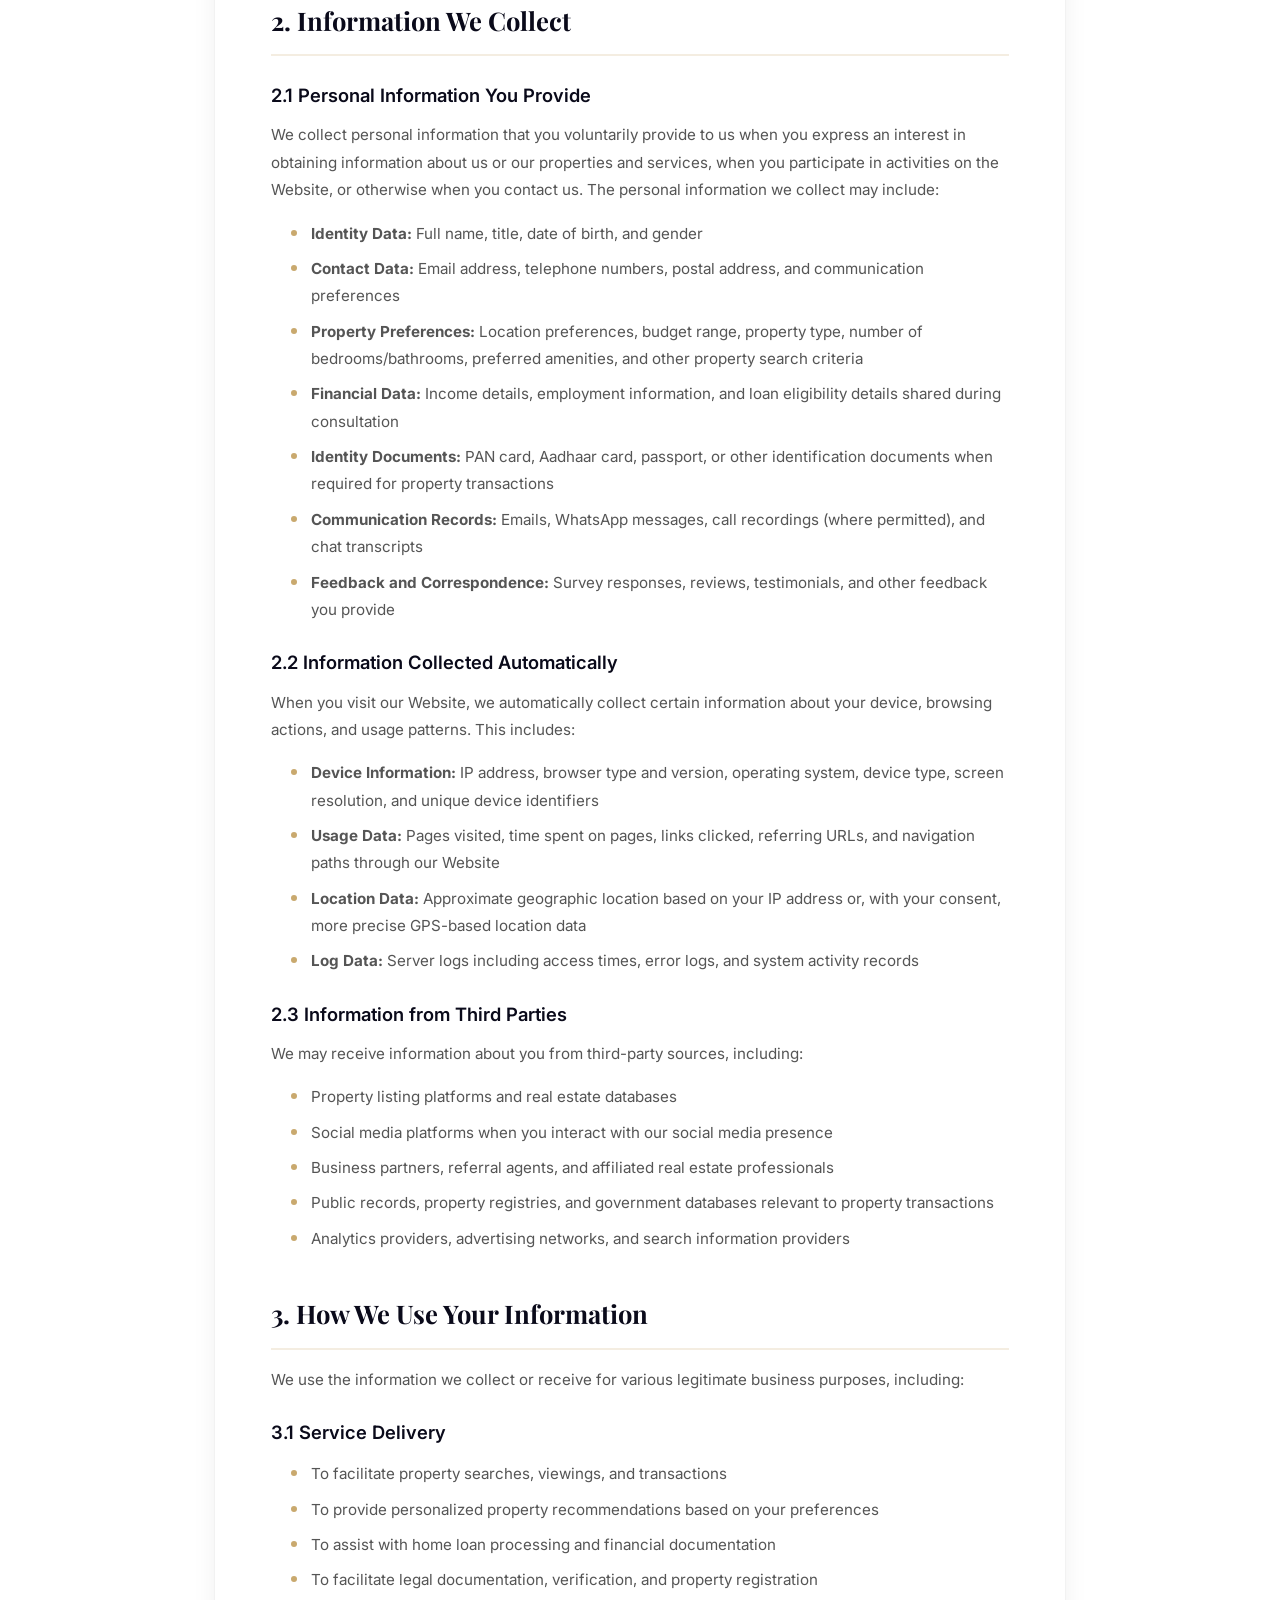
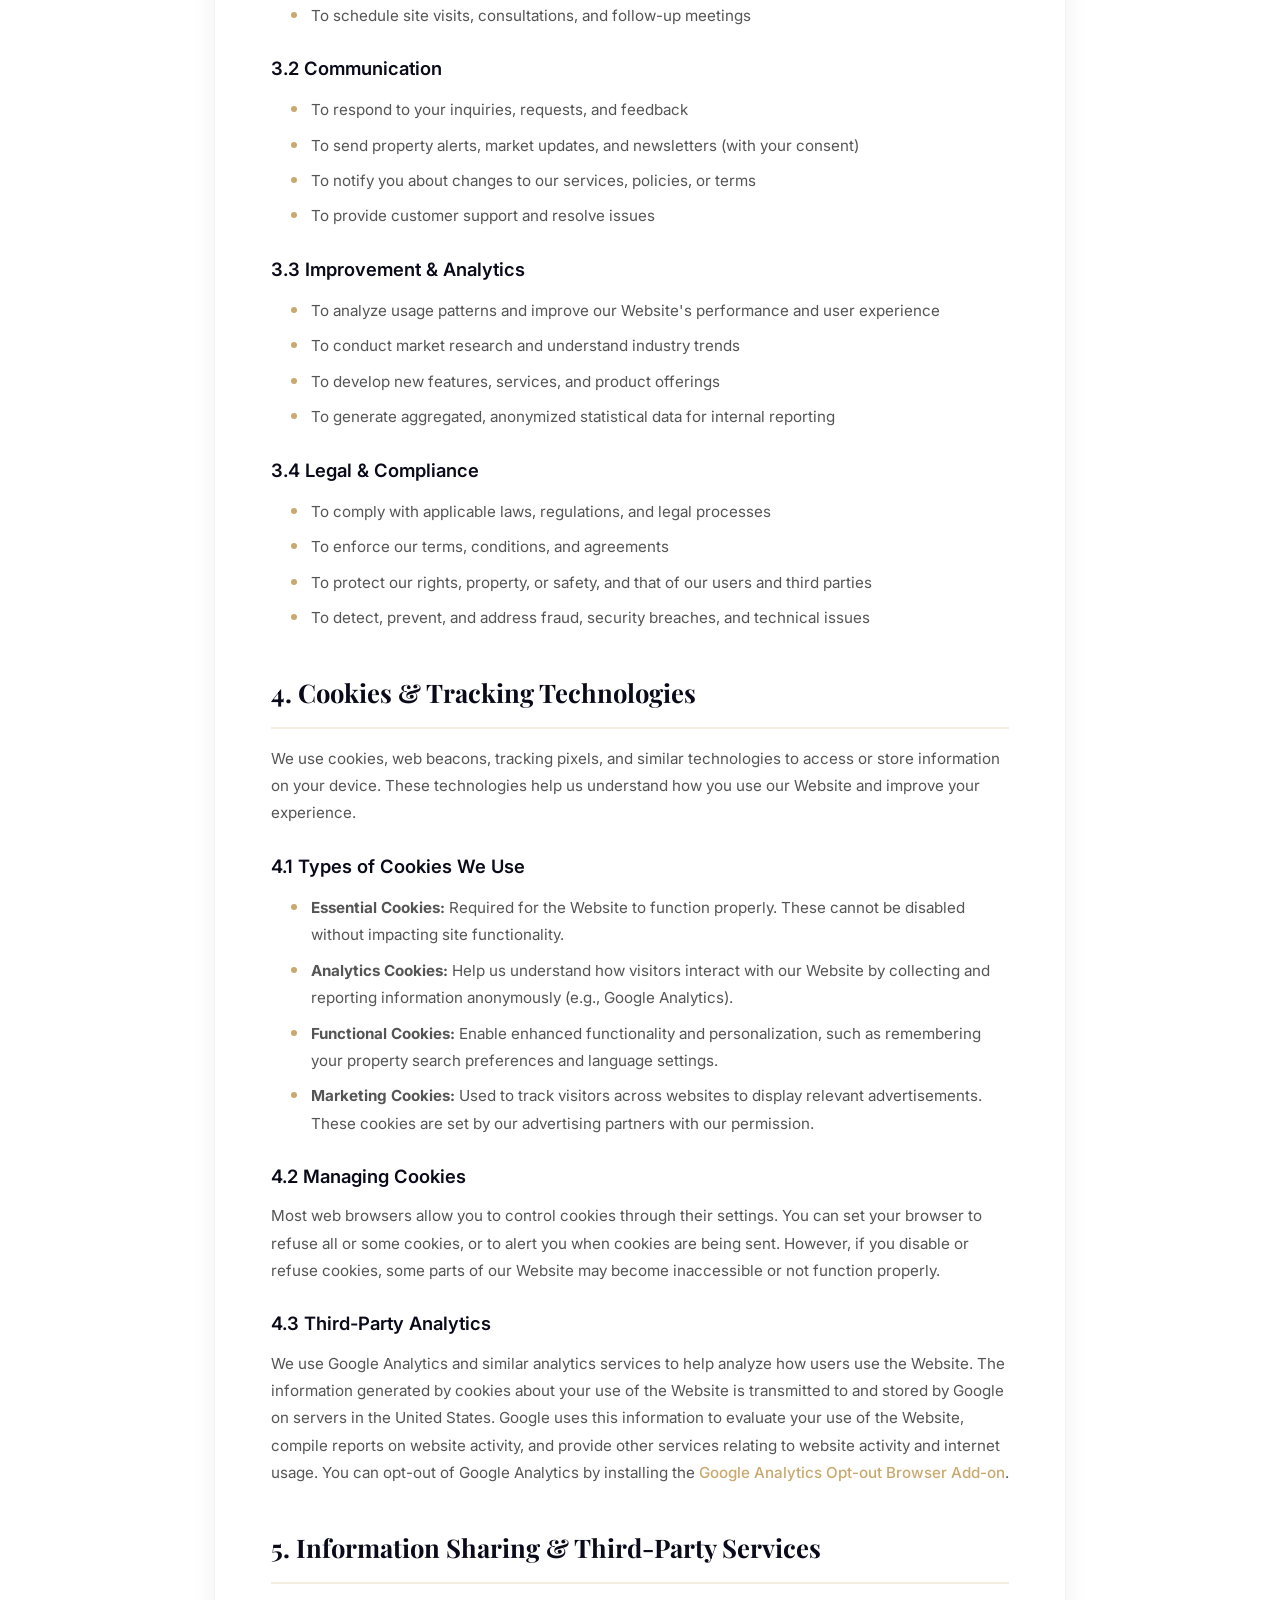
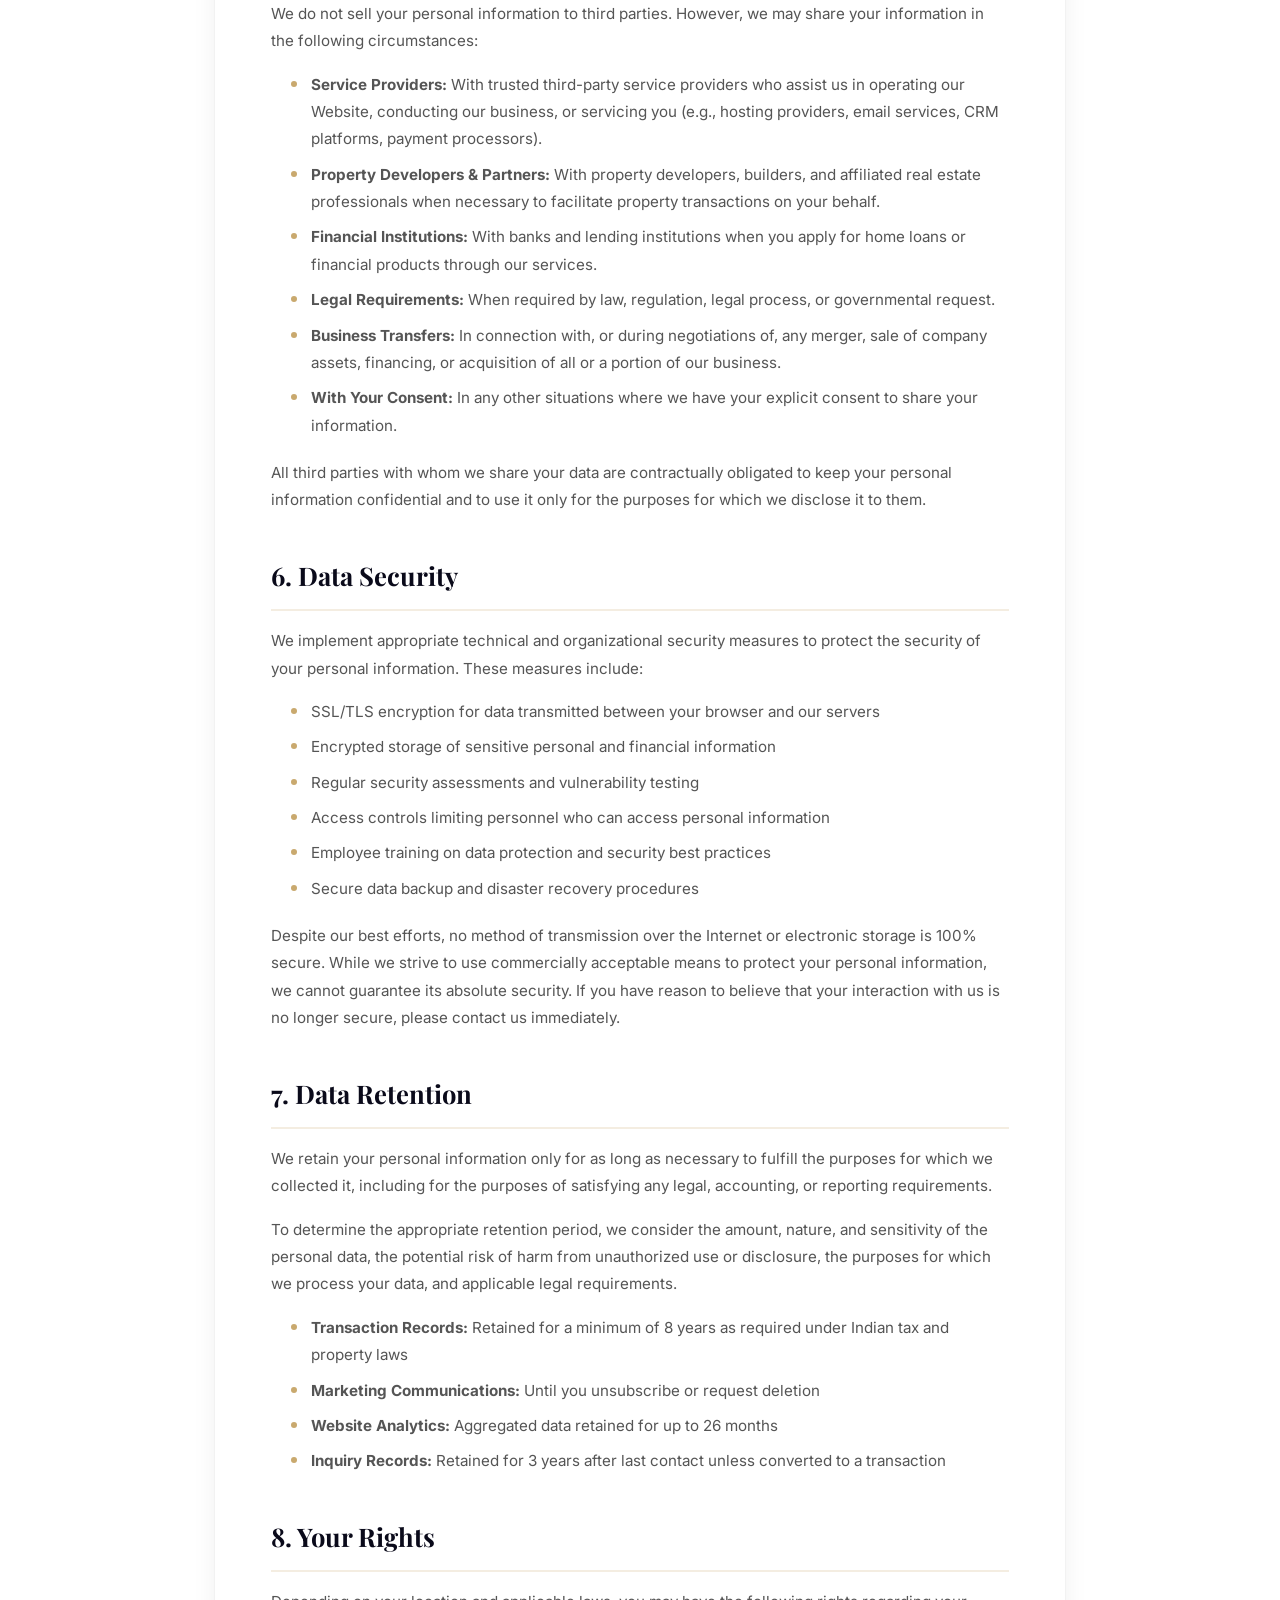
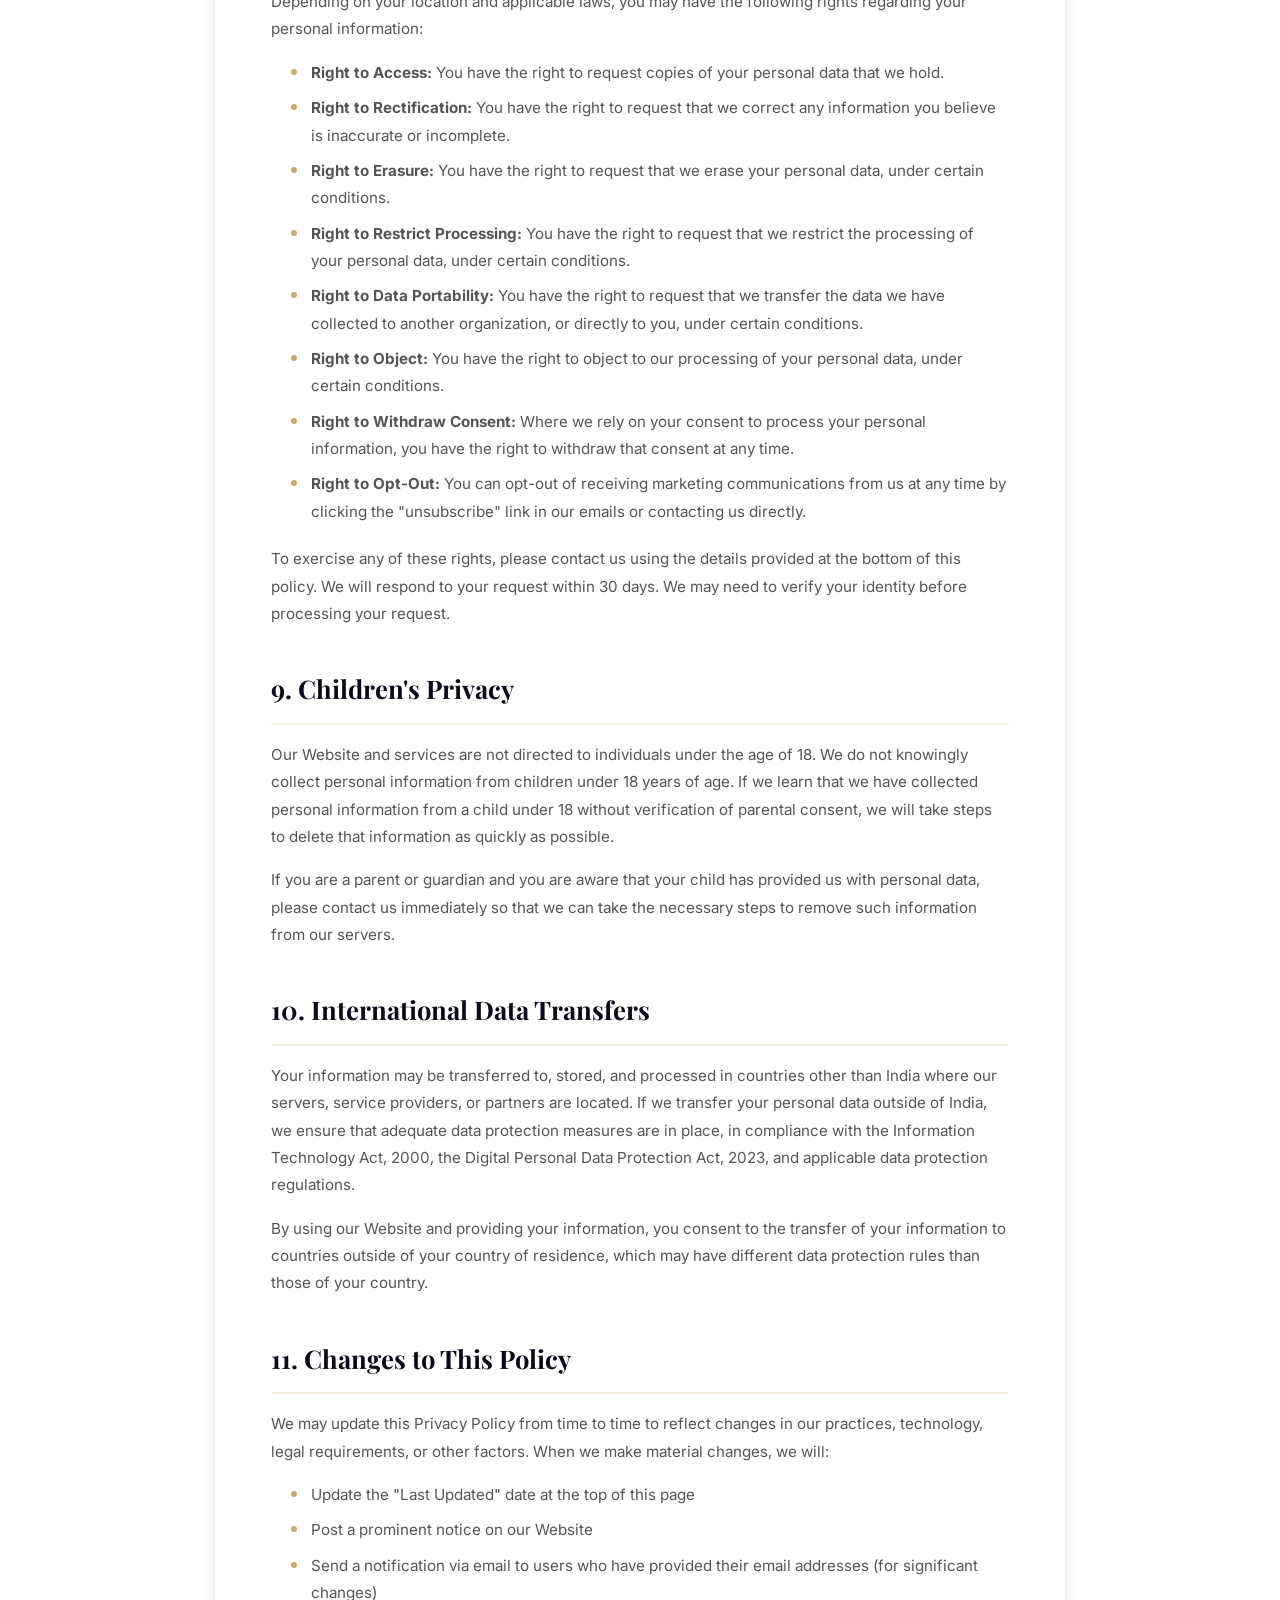
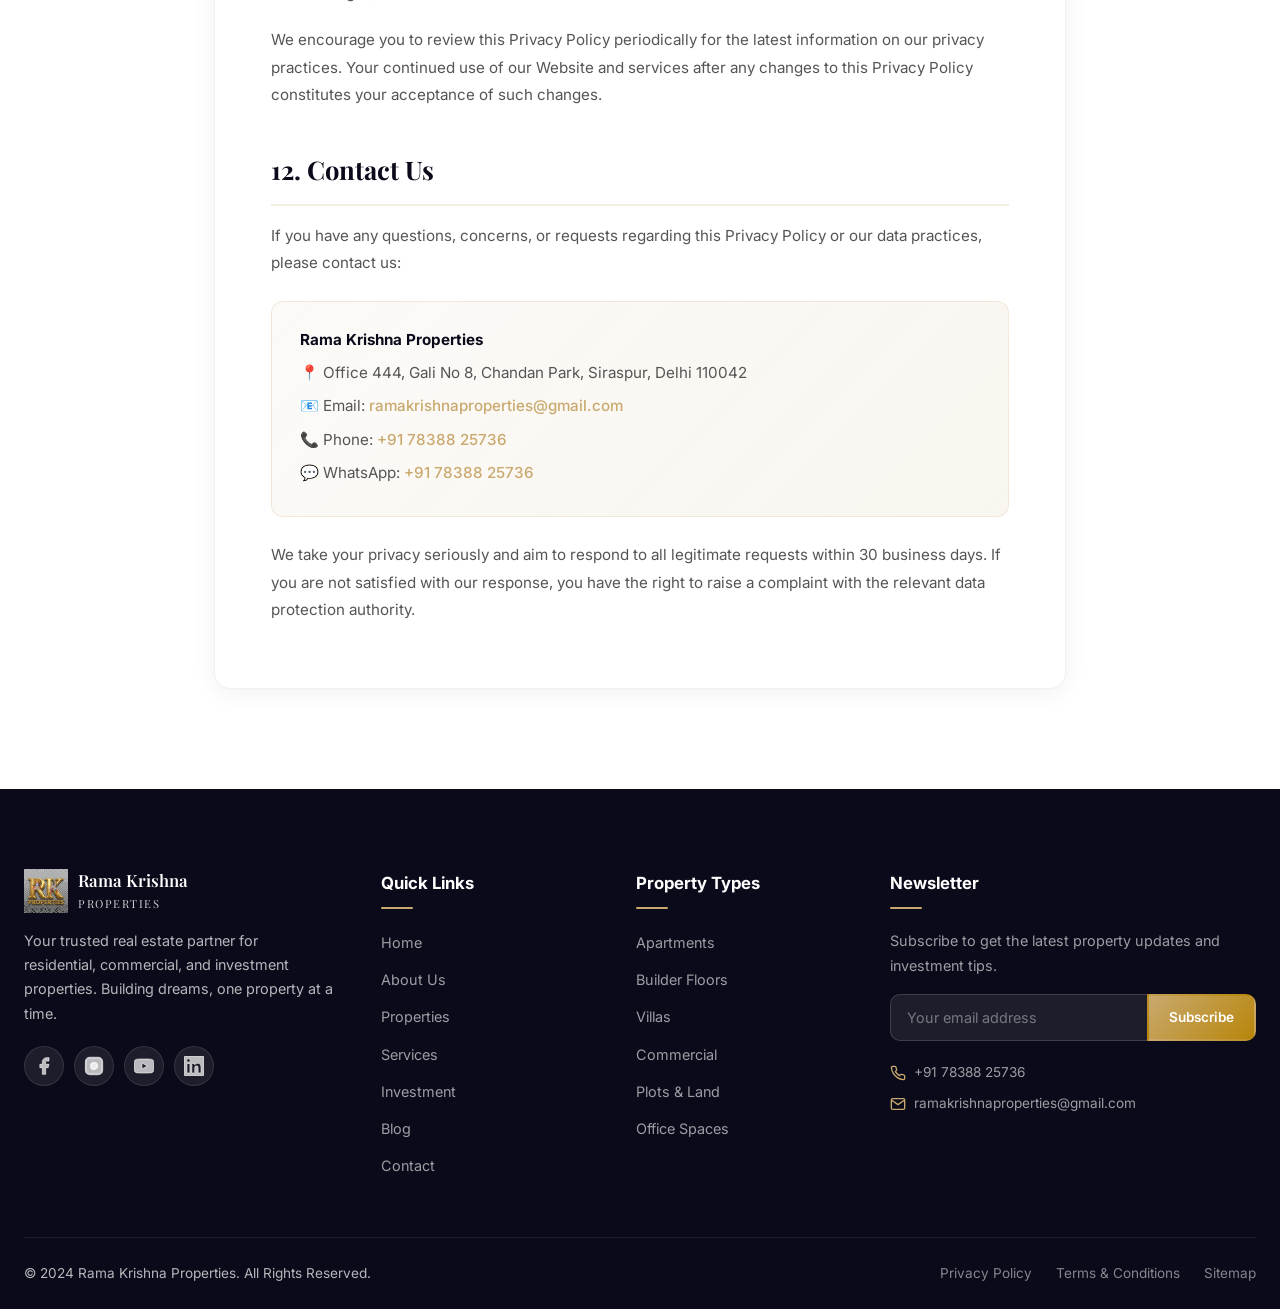
<file: privacy-policy.html>
<!DOCTYPE html>
<html lang="en">
<head>
    <meta charset="UTF-8">
    <meta name="viewport" content="width=device-width, initial-scale=1.0">
    <meta name="description" content="Privacy Policy for Rama Krishna Properties. Learn how we collect, use, and protect your personal information when you use our real estate services.">
    <meta name="keywords" content="privacy policy, data protection, Rama Krishna Properties, personal information, real estate privacy">
    <meta name="author" content="Rama Krishna Properties">
    <meta name="robots" content="index, follow">

    <!-- Open Graph -->
    <meta property="og:title" content="Privacy Policy | Rama Krishna Properties">
    <meta property="og:description" content="Learn how Rama Krishna Properties collects, uses, and protects your personal information.">
    <meta property="og:type" content="website">
    <meta property="og:url" content="https://ramakrishnaproperties.com/privacy-policy.html">

    <title>Privacy Policy | Rama Krishna Properties</title>

    <!-- Google Fonts -->
    <link rel="preconnect" href="https://fonts.googleapis.com">
    <link rel="preconnect" href="https://fonts.gstatic.com" crossorigin>
    <link href="https://fonts.googleapis.com/css2?family=Inter:wght@300;400;500;600;700;800;900&family=Playfair+Display:ital,wght@0,400;0,500;0,600;0,700;1,400;1,500&display=swap" rel="stylesheet">

    <!-- Stylesheet -->
    <link rel="stylesheet" href="styles.css">

    <style>
        /* Page-specific styles for legal pages */
        .legal-hero {
            padding: 160px 0 80px;
            background: linear-gradient(135deg, var(--dark) 0%, #0a1628 50%, var(--dark) 100%);
            position: relative;
            overflow: hidden;
            text-align: center;
        }
        .legal-hero::before {
            content: '';
            position: absolute;
            top: 0;
            left: 0;
            right: 0;
            bottom: 0;
            background: radial-gradient(ellipse at 30% 50%, rgba(199, 163, 105, 0.08) 0%, transparent 60%),
                        radial-gradient(ellipse at 70% 30%, rgba(199, 163, 105, 0.05) 0%, transparent 50%);
            pointer-events: none;
        }
        .legal-hero .container {
            position: relative;
            z-index: 1;
        }
        .legal-hero-badge {
            display: inline-flex;
            align-items: center;
            gap: 8px;
            background: rgba(199, 163, 105, 0.1);
            border: 1px solid rgba(199, 163, 105, 0.25);
            padding: 8px 20px;
            border-radius: 50px;
            font-size: 0.85rem;
            color: var(--gold);
            margin-bottom: 24px;
            font-weight: 500;
            letter-spacing: 0.5px;
        }
        .legal-hero-badge svg {
            flex-shrink: 0;
        }
        .legal-hero h1 {
            font-family: 'Playfair Display', serif;
            font-size: clamp(2rem, 5vw, 3.5rem);
            font-weight: 700;
            color: #fff;
            margin-bottom: 16px;
            line-height: 1.2;
        }
        .legal-hero p {
            font-size: 1.1rem;
            color: rgba(255, 255, 255, 0.6);
            max-width: 600px;
            margin: 0 auto;
        }
        .legal-breadcrumb {
            margin-top: 24px;
            display: flex;
            align-items: center;
            justify-content: center;
            gap: 8px;
            font-size: 0.9rem;
        }
        .legal-breadcrumb a {
            color: rgba(255, 255, 255, 0.5);
            text-decoration: none;
            transition: color 0.3s;
        }
        .legal-breadcrumb a:hover {
            color: var(--gold);
        }
        .legal-breadcrumb span {
            color: rgba(255, 255, 255, 0.3);
        }
        .legal-breadcrumb .current {
            color: var(--gold);
        }

        .legal-content {
            padding: 80px 0 100px;
            background: var(--light);
        }
        .legal-content .container {
            max-width: 900px;
        }
        .legal-card {
            background: #fff;
            border-radius: 16px;
            padding: 48px 56px;
            box-shadow: 0 4px 24px rgba(0, 0, 0, 0.06);
            border: 1px solid rgba(0, 0, 0, 0.05);
        }
        .legal-last-updated {
            display: inline-flex;
            align-items: center;
            gap: 8px;
            background: rgba(199, 163, 105, 0.08);
            border: 1px solid rgba(199, 163, 105, 0.2);
            padding: 8px 16px;
            border-radius: 8px;
            font-size: 0.85rem;
            color: var(--gold);
            margin-bottom: 32px;
            font-weight: 500;
        }
        .legal-card h2 {
            font-family: 'Playfair Display', serif;
            font-size: 1.6rem;
            font-weight: 700;
            color: var(--dark);
            margin: 40px 0 16px;
            padding-bottom: 12px;
            border-bottom: 2px solid rgba(199, 163, 105, 0.2);
        }
        .legal-card h2:first-of-type {
            margin-top: 0;
        }
        .legal-card h3 {
            font-family: 'Inter', sans-serif;
            font-size: 1.15rem;
            font-weight: 600;
            color: var(--dark);
            margin: 24px 0 10px;
        }
        .legal-card p {
            font-size: 0.95rem;
            line-height: 1.8;
            color: #555;
            margin-bottom: 16px;
        }
        .legal-card ul, .legal-card ol {
            margin: 12px 0 20px 20px;
            padding: 0;
        }
        .legal-card li {
            font-size: 0.95rem;
            line-height: 1.8;
            color: #555;
            margin-bottom: 8px;
            position: relative;
        }
        .legal-card ul li {
            list-style: none;
            padding-left: 20px;
        }
        .legal-card ul li::before {
            content: '';
            position: absolute;
            left: 0;
            top: 10px;
            width: 6px;
            height: 6px;
            border-radius: 50%;
            background: var(--gold);
        }
        .legal-card a {
            color: var(--gold);
            text-decoration: none;
            font-weight: 500;
            transition: opacity 0.3s;
        }
        .legal-card a:hover {
            opacity: 0.8;
            text-decoration: underline;
        }
        .legal-card .contact-box {
            background: linear-gradient(135deg, rgba(199, 163, 105, 0.05) 0%, rgba(199, 163, 105, 0.1) 100%);
            border: 1px solid rgba(199, 163, 105, 0.2);
            border-radius: 12px;
            padding: 24px 28px;
            margin-top: 24px;
        }
        .legal-card .contact-box p {
            margin-bottom: 6px;
        }
        .legal-card .contact-box strong {
            color: var(--dark);
        }
        .legal-toc {
            background: rgba(199, 163, 105, 0.05);
            border: 1px solid rgba(199, 163, 105, 0.15);
            border-radius: 12px;
            padding: 24px 28px;
            margin-bottom: 36px;
        }
        .legal-toc h3 {
            font-size: 1rem;
            font-weight: 600;
            color: var(--dark);
            margin: 0 0 12px;
        }
        .legal-toc ol {
            margin: 0;
            padding-left: 20px;
        }
        .legal-toc li {
            font-size: 0.9rem;
            margin-bottom: 6px;
        }
        .legal-toc a {
            color: #555;
            text-decoration: none;
            transition: color 0.3s;
        }
        .legal-toc a:hover {
            color: var(--gold);
        }

        @media (max-width: 768px) {
            .legal-hero {
                padding: 130px 0 60px;
            }
            .legal-card {
                padding: 28px 24px;
            }
            .legal-card h2 {
                font-size: 1.3rem;
            }
        }
    </style>
</head>
<body>
    <!-- Navigation -->
    <nav class="navbar" id="navbar">
        <div class="container">
            <a href="index.html" class="navbar-logo">
                <img src="assets/images/rk-logo.png" alt="Rama Krishna Properties Logo" style="height:44px;">
                <span class="logo-text">Rama Krishna<br><small>Properties</small></span>
            </a>
            <ul class="nav-links" id="navLinks">
                <li><a href="index.html#hero" class="nav-link">Home</a></li>
                <li><a href="index.html#about" class="nav-link">About</a></li>
                <li><a href="index.html#featured" class="nav-link">Properties</a></li>
                <li><a href="index.html#services" class="nav-link">Services</a></li>
                <li><a href="index.html#tools" class="nav-link">Tools</a></li>
                <li><a href="index.html#investment" class="nav-link">Investment</a></li>
                <li><a href="index.html#blog" class="nav-link">Blog</a></li>
                <li><a href="index.html#faq" class="nav-link">FAQ</a></li>
                <li><a href="index.html#contact" class="nav-link">Contact</a></li>
            </ul>
            <div class="nav-actions">
                <a href="tel:+917838825736" class="nav-phone">
                    <svg width="18" height="18" viewBox="0 0 24 24" fill="none" stroke="currentColor" stroke-width="2" stroke-linecap="round" stroke-linejoin="round"><path d="M22 16.92v3a2 2 0 0 1-2.18 2 19.79 19.79 0 0 1-8.63-3.07 19.5 19.5 0 0 1-6-6 19.79 19.79 0 0 1-3.07-8.67A2 2 0 0 1 4.11 2h3a2 2 0 0 1 2 1.72 12.84 12.84 0 0 0 .7 2.81 2 2 0 0 1-.45 2.11L8.09 9.91a16 16 0 0 0 6 6l1.27-1.27a2 2 0 0 1 2.11-.45 12.84 12.84 0 0 0 2.81.7A2 2 0 0 1 22 16.92z"></path></svg>
                    <span>+91 78388 25736</span>
                </a>
                <a href="index.html#lead-gen" class="btn btn-primary nav-cta">Free Consultation</a>
            </div>
            <button class="hamburger" id="hamburger" aria-label="Toggle navigation menu">
                <span></span>
                <span></span>
                <span></span>
            </button>
        </div>
    </nav>

    <!-- Mobile Menu -->
    <div class="mobile-menu" id="mobileMenu">
        <ul class="mobile-nav-links">
            <li><a href="index.html#hero" class="mobile-link">Home</a></li>
            <li><a href="index.html#about" class="mobile-link">About</a></li>
            <li><a href="index.html#featured" class="mobile-link">Properties</a></li>
            <li><a href="index.html#services" class="mobile-link">Services</a></li>
            <li><a href="index.html#tools" class="mobile-link">Tools</a></li>
            <li><a href="index.html#investment" class="mobile-link">Investment</a></li>
            <li><a href="index.html#blog" class="mobile-link">Blog</a></li>
            <li><a href="index.html#faq" class="mobile-link">FAQ</a></li>
            <li><a href="index.html#contact" class="mobile-link">Contact</a></li>
        </ul>
        <div class="mobile-menu-footer">
            <a href="tel:+917838825736" class="btn btn-primary" style="width:100%;text-align:center;">
                Call Now: +91 78388 25736
            </a>
            <a href="index.html#lead-gen" class="btn btn-secondary" style="width:100%;text-align:center;margin-top:12px;">
                Free Consultation
            </a>
        </div>
    </div>

    <!-- ==================== HERO BANNER ==================== -->
    <section class="legal-hero">
        <div class="container">
            <div class="legal-hero-badge">
                <svg width="16" height="16" viewBox="0 0 24 24" fill="none" stroke="currentColor" stroke-width="2"><path d="M12 22s8-4 8-10V5l-8-3-8 3v7c0 6 8 10 8 10z"></path></svg>
                Your Privacy Matters
            </div>
            <h1>Privacy Policy</h1>
            <p>We are committed to protecting your personal information and your right to privacy. Learn how we handle your data.</p>
            <div class="legal-breadcrumb">
                <a href="index.html">Home</a>
                <span>›</span>
                <span class="current">Privacy Policy</span>
            </div>
        </div>
    </section>

    <!-- ==================== PRIVACY POLICY CONTENT ==================== -->
    <section class="legal-content">
        <div class="container">
            <div class="legal-card">
                <div class="legal-last-updated">
                    <svg width="14" height="14" viewBox="0 0 24 24" fill="none" stroke="currentColor" stroke-width="2"><circle cx="12" cy="12" r="10"></circle><polyline points="12 6 12 12 16 14"></polyline></svg>
                    Last Updated: June 1, 2026
                </div>

                <div class="legal-toc">
                    <h3>Table of Contents</h3>
                    <ol>
                        <li><a href="#pp-intro">Introduction</a></li>
                        <li><a href="#pp-collection">Information We Collect</a></li>
                        <li><a href="#pp-use">How We Use Your Information</a></li>
                        <li><a href="#pp-cookies">Cookies & Tracking Technologies</a></li>
                        <li><a href="#pp-sharing">Information Sharing & Third-Party Services</a></li>
                        <li><a href="#pp-security">Data Security</a></li>
                        <li><a href="#pp-retention">Data Retention</a></li>
                        <li><a href="#pp-rights">Your Rights</a></li>
                        <li><a href="#pp-children">Children's Privacy</a></li>
                        <li><a href="#pp-international">International Data Transfers</a></li>
                        <li><a href="#pp-changes">Changes to This Policy</a></li>
                        <li><a href="#pp-contact">Contact Us</a></li>
                    </ol>
                </div>

                <!-- 1. Introduction -->
                <h2 id="pp-intro">1. Introduction</h2>
                <p>Welcome to Rama Krishna Properties ("Company," "we," "us," or "our"). We respect your privacy and are committed to protecting your personal data. This Privacy Policy explains how we collect, use, disclose, and safeguard your information when you visit our website <strong>ramakrishnaproperties.com</strong> (the "Website"), use our services, or interact with us in any capacity.</p>
                <p>By accessing or using our Website and services, you acknowledge that you have read, understood, and agree to be bound by this Privacy Policy. If you do not agree with the terms of this Privacy Policy, please discontinue use of our Website and services immediately.</p>
                <p>This policy applies to all information collected through our Website, as well as any related services, sales, marketing, or events (collectively, the "Services").</p>

                <!-- 2. Information We Collect -->
                <h2 id="pp-collection">2. Information We Collect</h2>

                <h3>2.1 Personal Information You Provide</h3>
                <p>We collect personal information that you voluntarily provide to us when you express an interest in obtaining information about us or our properties and services, when you participate in activities on the Website, or otherwise when you contact us. The personal information we collect may include:</p>
                <ul>
                    <li><strong>Identity Data:</strong> Full name, title, date of birth, and gender</li>
                    <li><strong>Contact Data:</strong> Email address, telephone numbers, postal address, and communication preferences</li>
                    <li><strong>Property Preferences:</strong> Location preferences, budget range, property type, number of bedrooms/bathrooms, preferred amenities, and other property search criteria</li>
                    <li><strong>Financial Data:</strong> Income details, employment information, and loan eligibility details shared during consultation</li>
                    <li><strong>Identity Documents:</strong> PAN card, Aadhaar card, passport, or other identification documents when required for property transactions</li>
                    <li><strong>Communication Records:</strong> Emails, WhatsApp messages, call recordings (where permitted), and chat transcripts</li>
                    <li><strong>Feedback and Correspondence:</strong> Survey responses, reviews, testimonials, and other feedback you provide</li>
                </ul>

                <h3>2.2 Information Collected Automatically</h3>
                <p>When you visit our Website, we automatically collect certain information about your device, browsing actions, and usage patterns. This includes:</p>
                <ul>
                    <li><strong>Device Information:</strong> IP address, browser type and version, operating system, device type, screen resolution, and unique device identifiers</li>
                    <li><strong>Usage Data:</strong> Pages visited, time spent on pages, links clicked, referring URLs, and navigation paths through our Website</li>
                    <li><strong>Location Data:</strong> Approximate geographic location based on your IP address or, with your consent, more precise GPS-based location data</li>
                    <li><strong>Log Data:</strong> Server logs including access times, error logs, and system activity records</li>
                </ul>

                <h3>2.3 Information from Third Parties</h3>
                <p>We may receive information about you from third-party sources, including:</p>
                <ul>
                    <li>Property listing platforms and real estate databases</li>
                    <li>Social media platforms when you interact with our social media presence</li>
                    <li>Business partners, referral agents, and affiliated real estate professionals</li>
                    <li>Public records, property registries, and government databases relevant to property transactions</li>
                    <li>Analytics providers, advertising networks, and search information providers</li>
                </ul>

                <!-- 3. How We Use Your Information -->
                <h2 id="pp-use">3. How We Use Your Information</h2>
                <p>We use the information we collect or receive for various legitimate business purposes, including:</p>

                <h3>3.1 Service Delivery</h3>
                <ul>
                    <li>To facilitate property searches, viewings, and transactions</li>
                    <li>To provide personalized property recommendations based on your preferences</li>
                    <li>To assist with home loan processing and financial documentation</li>
                    <li>To facilitate legal documentation, verification, and property registration</li>
                    <li>To schedule site visits, consultations, and follow-up meetings</li>
                </ul>

                <h3>3.2 Communication</h3>
                <ul>
                    <li>To respond to your inquiries, requests, and feedback</li>
                    <li>To send property alerts, market updates, and newsletters (with your consent)</li>
                    <li>To notify you about changes to our services, policies, or terms</li>
                    <li>To provide customer support and resolve issues</li>
                </ul>

                <h3>3.3 Improvement & Analytics</h3>
                <ul>
                    <li>To analyze usage patterns and improve our Website's performance and user experience</li>
                    <li>To conduct market research and understand industry trends</li>
                    <li>To develop new features, services, and product offerings</li>
                    <li>To generate aggregated, anonymized statistical data for internal reporting</li>
                </ul>

                <h3>3.4 Legal & Compliance</h3>
                <ul>
                    <li>To comply with applicable laws, regulations, and legal processes</li>
                    <li>To enforce our terms, conditions, and agreements</li>
                    <li>To protect our rights, property, or safety, and that of our users and third parties</li>
                    <li>To detect, prevent, and address fraud, security breaches, and technical issues</li>
                </ul>

                <!-- 4. Cookies & Tracking -->
                <h2 id="pp-cookies">4. Cookies & Tracking Technologies</h2>
                <p>We use cookies, web beacons, tracking pixels, and similar technologies to access or store information on your device. These technologies help us understand how you use our Website and improve your experience.</p>

                <h3>4.1 Types of Cookies We Use</h3>
                <ul>
                    <li><strong>Essential Cookies:</strong> Required for the Website to function properly. These cannot be disabled without impacting site functionality.</li>
                    <li><strong>Analytics Cookies:</strong> Help us understand how visitors interact with our Website by collecting and reporting information anonymously (e.g., Google Analytics).</li>
                    <li><strong>Functional Cookies:</strong> Enable enhanced functionality and personalization, such as remembering your property search preferences and language settings.</li>
                    <li><strong>Marketing Cookies:</strong> Used to track visitors across websites to display relevant advertisements. These cookies are set by our advertising partners with our permission.</li>
                </ul>

                <h3>4.2 Managing Cookies</h3>
                <p>Most web browsers allow you to control cookies through their settings. You can set your browser to refuse all or some cookies, or to alert you when cookies are being sent. However, if you disable or refuse cookies, some parts of our Website may become inaccessible or not function properly.</p>

                <h3>4.3 Third-Party Analytics</h3>
                <p>We use Google Analytics and similar analytics services to help analyze how users use the Website. The information generated by cookies about your use of the Website is transmitted to and stored by Google on servers in the United States. Google uses this information to evaluate your use of the Website, compile reports on website activity, and provide other services relating to website activity and internet usage. You can opt-out of Google Analytics by installing the <a href="https://tools.google.com/dlpage/gaoptout" target="_blank" rel="noopener">Google Analytics Opt-out Browser Add-on</a>.</p>

                <!-- 5. Information Sharing -->
                <h2 id="pp-sharing">5. Information Sharing & Third-Party Services</h2>
                <p>We do not sell your personal information to third parties. However, we may share your information in the following circumstances:</p>
                <ul>
                    <li><strong>Service Providers:</strong> With trusted third-party service providers who assist us in operating our Website, conducting our business, or servicing you (e.g., hosting providers, email services, CRM platforms, payment processors).</li>
                    <li><strong>Property Developers & Partners:</strong> With property developers, builders, and affiliated real estate professionals when necessary to facilitate property transactions on your behalf.</li>
                    <li><strong>Financial Institutions:</strong> With banks and lending institutions when you apply for home loans or financial products through our services.</li>
                    <li><strong>Legal Requirements:</strong> When required by law, regulation, legal process, or governmental request.</li>
                    <li><strong>Business Transfers:</strong> In connection with, or during negotiations of, any merger, sale of company assets, financing, or acquisition of all or a portion of our business.</li>
                    <li><strong>With Your Consent:</strong> In any other situations where we have your explicit consent to share your information.</li>
                </ul>
                <p>All third parties with whom we share your data are contractually obligated to keep your personal information confidential and to use it only for the purposes for which we disclose it to them.</p>

                <!-- 6. Data Security -->
                <h2 id="pp-security">6. Data Security</h2>
                <p>We implement appropriate technical and organizational security measures to protect the security of your personal information. These measures include:</p>
                <ul>
                    <li>SSL/TLS encryption for data transmitted between your browser and our servers</li>
                    <li>Encrypted storage of sensitive personal and financial information</li>
                    <li>Regular security assessments and vulnerability testing</li>
                    <li>Access controls limiting personnel who can access personal information</li>
                    <li>Employee training on data protection and security best practices</li>
                    <li>Secure data backup and disaster recovery procedures</li>
                </ul>
                <p>Despite our best efforts, no method of transmission over the Internet or electronic storage is 100% secure. While we strive to use commercially acceptable means to protect your personal information, we cannot guarantee its absolute security. If you have reason to believe that your interaction with us is no longer secure, please contact us immediately.</p>

                <!-- 7. Data Retention -->
                <h2 id="pp-retention">7. Data Retention</h2>
                <p>We retain your personal information only for as long as necessary to fulfill the purposes for which we collected it, including for the purposes of satisfying any legal, accounting, or reporting requirements.</p>
                <p>To determine the appropriate retention period, we consider the amount, nature, and sensitivity of the personal data, the potential risk of harm from unauthorized use or disclosure, the purposes for which we process your data, and applicable legal requirements.</p>
                <ul>
                    <li><strong>Transaction Records:</strong> Retained for a minimum of 8 years as required under Indian tax and property laws</li>
                    <li><strong>Marketing Communications:</strong> Until you unsubscribe or request deletion</li>
                    <li><strong>Website Analytics:</strong> Aggregated data retained for up to 26 months</li>
                    <li><strong>Inquiry Records:</strong> Retained for 3 years after last contact unless converted to a transaction</li>
                </ul>

                <!-- 8. Your Rights -->
                <h2 id="pp-rights">8. Your Rights</h2>
                <p>Depending on your location and applicable laws, you may have the following rights regarding your personal information:</p>
                <ul>
                    <li><strong>Right to Access:</strong> You have the right to request copies of your personal data that we hold.</li>
                    <li><strong>Right to Rectification:</strong> You have the right to request that we correct any information you believe is inaccurate or incomplete.</li>
                    <li><strong>Right to Erasure:</strong> You have the right to request that we erase your personal data, under certain conditions.</li>
                    <li><strong>Right to Restrict Processing:</strong> You have the right to request that we restrict the processing of your personal data, under certain conditions.</li>
                    <li><strong>Right to Data Portability:</strong> You have the right to request that we transfer the data we have collected to another organization, or directly to you, under certain conditions.</li>
                    <li><strong>Right to Object:</strong> You have the right to object to our processing of your personal data, under certain conditions.</li>
                    <li><strong>Right to Withdraw Consent:</strong> Where we rely on your consent to process your personal information, you have the right to withdraw that consent at any time.</li>
                    <li><strong>Right to Opt-Out:</strong> You can opt-out of receiving marketing communications from us at any time by clicking the "unsubscribe" link in our emails or contacting us directly.</li>
                </ul>
                <p>To exercise any of these rights, please contact us using the details provided at the bottom of this policy. We will respond to your request within 30 days. We may need to verify your identity before processing your request.</p>

                <!-- 9. Children's Privacy -->
                <h2 id="pp-children">9. Children's Privacy</h2>
                <p>Our Website and services are not directed to individuals under the age of 18. We do not knowingly collect personal information from children under 18 years of age. If we learn that we have collected personal information from a child under 18 without verification of parental consent, we will take steps to delete that information as quickly as possible.</p>
                <p>If you are a parent or guardian and you are aware that your child has provided us with personal data, please contact us immediately so that we can take the necessary steps to remove such information from our servers.</p>

                <!-- 10. International Data Transfers -->
                <h2 id="pp-international">10. International Data Transfers</h2>
                <p>Your information may be transferred to, stored, and processed in countries other than India where our servers, service providers, or partners are located. If we transfer your personal data outside of India, we ensure that adequate data protection measures are in place, in compliance with the Information Technology Act, 2000, the Digital Personal Data Protection Act, 2023, and applicable data protection regulations.</p>
                <p>By using our Website and providing your information, you consent to the transfer of your information to countries outside of your country of residence, which may have different data protection rules than those of your country.</p>

                <!-- 11. Changes to This Policy -->
                <h2 id="pp-changes">11. Changes to This Policy</h2>
                <p>We may update this Privacy Policy from time to time to reflect changes in our practices, technology, legal requirements, or other factors. When we make material changes, we will:</p>
                <ul>
                    <li>Update the "Last Updated" date at the top of this page</li>
                    <li>Post a prominent notice on our Website</li>
                    <li>Send a notification via email to users who have provided their email addresses (for significant changes)</li>
                </ul>
                <p>We encourage you to review this Privacy Policy periodically for the latest information on our privacy practices. Your continued use of our Website and services after any changes to this Privacy Policy constitutes your acceptance of such changes.</p>

                <!-- 12. Contact Us -->
                <h2 id="pp-contact">12. Contact Us</h2>
                <p>If you have any questions, concerns, or requests regarding this Privacy Policy or our data practices, please contact us:</p>
                <div class="contact-box">
                    <p><strong>Rama Krishna Properties</strong></p>
                    <p>📍 Office 444, Gali No 8, Chandan Park, Siraspur, Delhi 110042</p>
                    <p>📧 Email: <a href="mailto:ramakrishnaproperties@gmail.com">ramakrishnaproperties@gmail.com</a></p>
                    <p>📞 Phone: <a href="tel:+917838825736">+91 78388 25736</a></p>
                    <p>💬 WhatsApp: <a href="https://wa.me/917838825736" target="_blank" rel="noopener">+91 78388 25736</a></p>
                </div>
                <p style="margin-top:24px;">We take your privacy seriously and aim to respond to all legitimate requests within 30 business days. If you are not satisfied with our response, you have the right to raise a complaint with the relevant data protection authority.</p>
            </div>
        </div>
    </section>

    <!-- ==================== FOOTER ==================== -->
    <footer class="footer">
        <div class="container">
            <div class="footer-grid">
                <div class="footer-col footer-about">
                    <div class="footer-logo">
                        <img src="assets/images/rk-logo.png" alt="Rama Krishna Properties Logo" style="height:44px;">
                        <span class="logo-text">Rama Krishna<br><small>Properties</small></span>
                    </div>
                    <p class="footer-desc">Your trusted real estate partner for residential, commercial, and investment properties. Building dreams, one property at a time.</p>
                    <div class="footer-social">
                        <a href="#" class="social-link" aria-label="Facebook">
                            <svg width="20" height="20" viewBox="0 0 24 24" fill="currentColor"><path d="M18 2h-3a5 5 0 00-5 5v3H7v4h3v8h4v-8h3l1-4h-4V7a1 1 0 011-1h3z"/></svg>
                        </a>
                        <a href="#" class="social-link" aria-label="Instagram">
                            <svg width="20" height="20" viewBox="0 0 24 24" fill="none" stroke="currentColor" stroke-width="2"><rect x="2" y="2" width="20" height="20" rx="5" ry="5"></rect><path d="M16 11.37A4 4 0 1 1 12.63 8 4 4 0 0 1 16 11.37z"></path><line x1="17.5" y1="6.5" x2="17.51" y2="6.5"></line></svg>
                        </a>
                        <a href="#" class="social-link" aria-label="YouTube">
                            <svg width="20" height="20" viewBox="0 0 24 24" fill="currentColor"><path d="M23.498 6.186a3.016 3.016 0 0 0-2.122-2.136C19.505 3.545 12 3.545 12 3.545s-7.505 0-9.377.505A3.017 3.017 0 0 0 .502 6.186C0 8.07 0 12 0 12s0 3.93.502 5.814a3.016 3.016 0 0 0 2.122 2.136c1.871.505 9.376.505 9.376.505s7.505 0 9.377-.505a3.015 3.015 0 0 0 2.122-2.136C24 15.93 24 12 24 12s0-3.93-.502-5.814zM9.545 15.568V8.432L15.818 12l-6.273 3.568z"/></svg>
                        </a>
                        <a href="#" class="social-link" aria-label="LinkedIn">
                            <svg width="20" height="20" viewBox="0 0 24 24" fill="currentColor"><path d="M20.447 20.452h-3.554v-5.569c0-1.328-.027-3.037-1.852-3.037-1.853 0-2.136 1.445-2.136 2.939v5.667H9.351V9h3.414v1.561h.046c.477-.9 1.637-1.85 3.37-1.85 3.601 0 4.267 2.37 4.267 5.455v6.286zM5.337 7.433c-1.144 0-2.063-.926-2.063-2.065 0-1.138.92-2.063 2.063-2.063 1.14 0 2.064.925 2.064 2.063 0 1.139-.925 2.065-2.064 2.065zm1.782 13.019H3.555V9h3.564v11.452zM22.225 0H1.771C.792 0 0 .774 0 1.729v20.542C0 23.227.792 24 1.771 24h20.451C23.2 24 24 23.227 24 22.271V1.729C24 .774 23.2 0 22.222 0h.003z"/></svg>
                        </a>
                    </div>
                </div>
                <div class="footer-col">
                    <h4 class="footer-title">Quick Links</h4>
                    <ul class="footer-links">
                        <li><a href="index.html#hero">Home</a></li>
                        <li><a href="index.html#about">About Us</a></li>
                        <li><a href="index.html#featured">Properties</a></li>
                        <li><a href="index.html#services">Services</a></li>
                        <li><a href="index.html#investment">Investment</a></li>
                        <li><a href="blog.html">Blog</a></li>
                        <li><a href="index.html#contact">Contact</a></li>
                    </ul>
                </div>
                <div class="footer-col">
                    <h4 class="footer-title">Property Types</h4>
                    <ul class="footer-links">
                        <li><a href="index.html#categories">Apartments</a></li>
                        <li><a href="index.html#categories">Builder Floors</a></li>
                        <li><a href="index.html#categories">Villas</a></li>
                        <li><a href="index.html#categories">Commercial</a></li>
                        <li><a href="index.html#categories">Plots & Land</a></li>
                        <li><a href="index.html#categories">Office Spaces</a></li>
                    </ul>
                </div>
                <div class="footer-col">
                    <h4 class="footer-title">Newsletter</h4>
                    <p style="color:rgba(255,255,255,0.6);margin-bottom:16px;font-size:0.9rem;">Subscribe to get the latest property updates and investment tips.</p>
                    <form class="newsletter-form" id="newsletterForm">
                        <input type="email" placeholder="Your email address" required>
                        <button type="submit" class="btn btn-secondary">Subscribe</button>
                    </form>
                    <div class="footer-contact-info">
                        <p>
                            <svg width="16" height="16" viewBox="0 0 24 24" fill="none" stroke="currentColor" stroke-width="2"><path d="M22 16.92v3a2 2 0 0 1-2.18 2 19.79 19.79 0 0 1-8.63-3.07 19.5 19.5 0 0 1-6-6 19.79 19.79 0 0 1-3.07-8.67A2 2 0 0 1 4.11 2h3a2 2 0 0 1 2 1.72 12.84 12.84 0 0 0 .7 2.81 2 2 0 0 1-.45 2.11L8.09 9.91a16 16 0 0 0 6 6l1.27-1.27a2 2 0 0 1 2.11-.45 12.84 12.84 0 0 0 2.81.7A2 2 0 0 1 22 16.92z"></path></svg>
                            +91 78388 25736
                        </p>
                        <p>
                            <svg width="16" height="16" viewBox="0 0 24 24" fill="none" stroke="currentColor" stroke-width="2"><path d="M4 4h16c1.1 0 2 .9 2 2v12c0 1.1-.9 2-2 2H4c-1.1 0-2-.9-2-2V6c0-1.1.9-2 2-2z"></path><polyline points="22,6 12,13 2,6"></polyline></svg>
                            ramakrishnaproperties@gmail.com
                        </p>
                    </div>
                </div>
            </div>
            <div class="footer-bottom">
                <p>&copy; 2024 Rama Krishna Properties. All Rights Reserved.</p>
                <div class="footer-bottom-links">
                    <a href="privacy-policy.html">Privacy Policy</a>
                    <a href="terms.html">Terms & Conditions</a>
                    <a href="sitemap.html">Sitemap</a>
                </div>
            </div>
        </div>
    </footer>

    <!-- ==================== FLOATING BUTTONS ==================== -->
    <a href="https://wa.me/917838825736?text=Hello%2C%20I%20am%20interested%20in%20your%20property%20services.%20Please%20provide%20more%20information." target="_blank" class="floating-whatsapp" id="floatingWhatsapp" aria-label="Chat on WhatsApp">
        <svg width="28" height="28" viewBox="0 0 24 24" fill="#fff"><path d="M17.472 14.382c-.297-.149-1.758-.867-2.03-.967-.273-.099-.471-.148-.67.15-.197.297-.767.966-.94 1.164-.173.199-.347.223-.644.075-.297-.15-1.255-.463-2.39-1.475-.883-.788-1.48-1.761-1.653-2.059-.173-.297-.018-.458.13-.606.134-.133.298-.347.446-.52.149-.174.198-.298.298-.497.099-.198.05-.371-.025-.52-.075-.149-.669-1.612-.916-2.207-.242-.579-.487-.5-.669-.51-.173-.008-.371-.01-.57-.01-.198 0-.52.074-.792.372-.272.297-1.04 1.016-1.04 2.479 0 1.462 1.065 2.875 1.213 3.074.149.198 2.096 3.2 5.077 4.487.709.306 1.262.489 1.694.625.712.227 1.36.195 1.871.118.571-.085 1.758-.719 2.006-1.413.248-.694.248-1.289.173-1.413-.074-.124-.272-.198-.57-.347m-5.421 7.403h-.004a9.87 9.87 0 01-5.031-1.378l-.361-.214-3.741.982.998-3.648-.235-.374a9.86 9.86 0 01-1.51-5.26c.001-5.45 4.436-9.884 9.888-9.884 2.64 0 5.122 1.03 6.988 2.898a9.825 9.825 0 012.893 6.994c-.003 5.45-4.437 9.884-9.885 9.884m8.413-18.297A11.815 11.815 0 0012.05 0C5.495 0 .16 5.335.157 11.892c0 2.096.547 4.142 1.588 5.945L.057 24l6.305-1.654a11.882 11.882 0 005.683 1.448h.005c6.554 0 11.89-5.335 11.893-11.893a11.821 11.821 0 00-3.48-8.413z"/></svg>
        <span class="floating-tooltip">Chat with us!</span>
    </a>

    <a href="tel:+917838825736" class="floating-call" id="floatingCall" aria-label="Call us">
        <svg width="24" height="24" viewBox="0 0 24 24" fill="none" stroke="#fff" stroke-width="2"><path d="M22 16.92v3a2 2 0 0 1-2.18 2 19.79 19.79 0 0 1-8.63-3.07 19.5 19.5 0 0 1-6-6 19.79 19.79 0 0 1-3.07-8.67A2 2 0 0 1 4.11 2h3a2 2 0 0 1 2 1.72 12.84 12.84 0 0 0 .7 2.81 2 2 0 0 1-.45 2.11L8.09 9.91a16 16 0 0 0 6 6l1.27-1.27a2 2 0 0 1 2.11-.45 12.84 12.84 0 0 0 2.81.7A2 2 0 0 1 22 16.92z"></path></svg>
        <span class="floating-tooltip">Call Now!</span>
    </a>

    <!-- Back to Top -->
    <button class="back-to-top" id="backToTop" aria-label="Back to top">
        <svg width="24" height="24" viewBox="0 0 24 24" fill="none" stroke="currentColor" stroke-width="2"><polyline points="18 15 12 9 6 15"></polyline></svg>
    </button>

    <!-- Minimal JS for navbar & mobile menu on subpages -->
    <script>
        // Navbar scroll effect
        const navbar = document.getElementById('navbar');
        window.addEventListener('scroll', () => {
            if (window.scrollY > 50) {
                navbar.classList.add('scrolled');
            } else {
                navbar.classList.remove('scrolled');
            }
        });
        // Trigger on load
        if (window.scrollY > 50) navbar.classList.add('scrolled');

        // Mobile menu
        const hamburger = document.getElementById('hamburger');
        const mobileMenu = document.getElementById('mobileMenu');
        if (hamburger && mobileMenu) {
            hamburger.addEventListener('click', () => {
                hamburger.classList.toggle('active');
                mobileMenu.classList.toggle('active');
                document.body.style.overflow = mobileMenu.classList.contains('active') ? 'hidden' : '';
            });
            mobileMenu.querySelectorAll('.mobile-link').forEach(link => {
                link.addEventListener('click', () => {
                    hamburger.classList.remove('active');
                    mobileMenu.classList.remove('active');
                    document.body.style.overflow = '';
                });
            });
        }

        // Back to top
        const backToTop = document.getElementById('backToTop');
        window.addEventListener('scroll', () => {
            if (window.scrollY > 400) {
                backToTop.classList.add('visible');
            } else {
                backToTop.classList.remove('visible');
            }
        });
        backToTop.addEventListener('click', () => {
            window.scrollTo({ top: 0, behavior: 'smooth' });
        });

        // Smooth scroll for TOC
        document.querySelectorAll('.legal-toc a').forEach(a => {
            a.addEventListener('click', e => {
                e.preventDefault();
                const target = document.querySelector(a.getAttribute('href'));
                if (target) {
                    target.scrollIntoView({ behavior: 'smooth', block: 'start' });
                }
            });
        });
    </script>
</body>
</html>
</file>
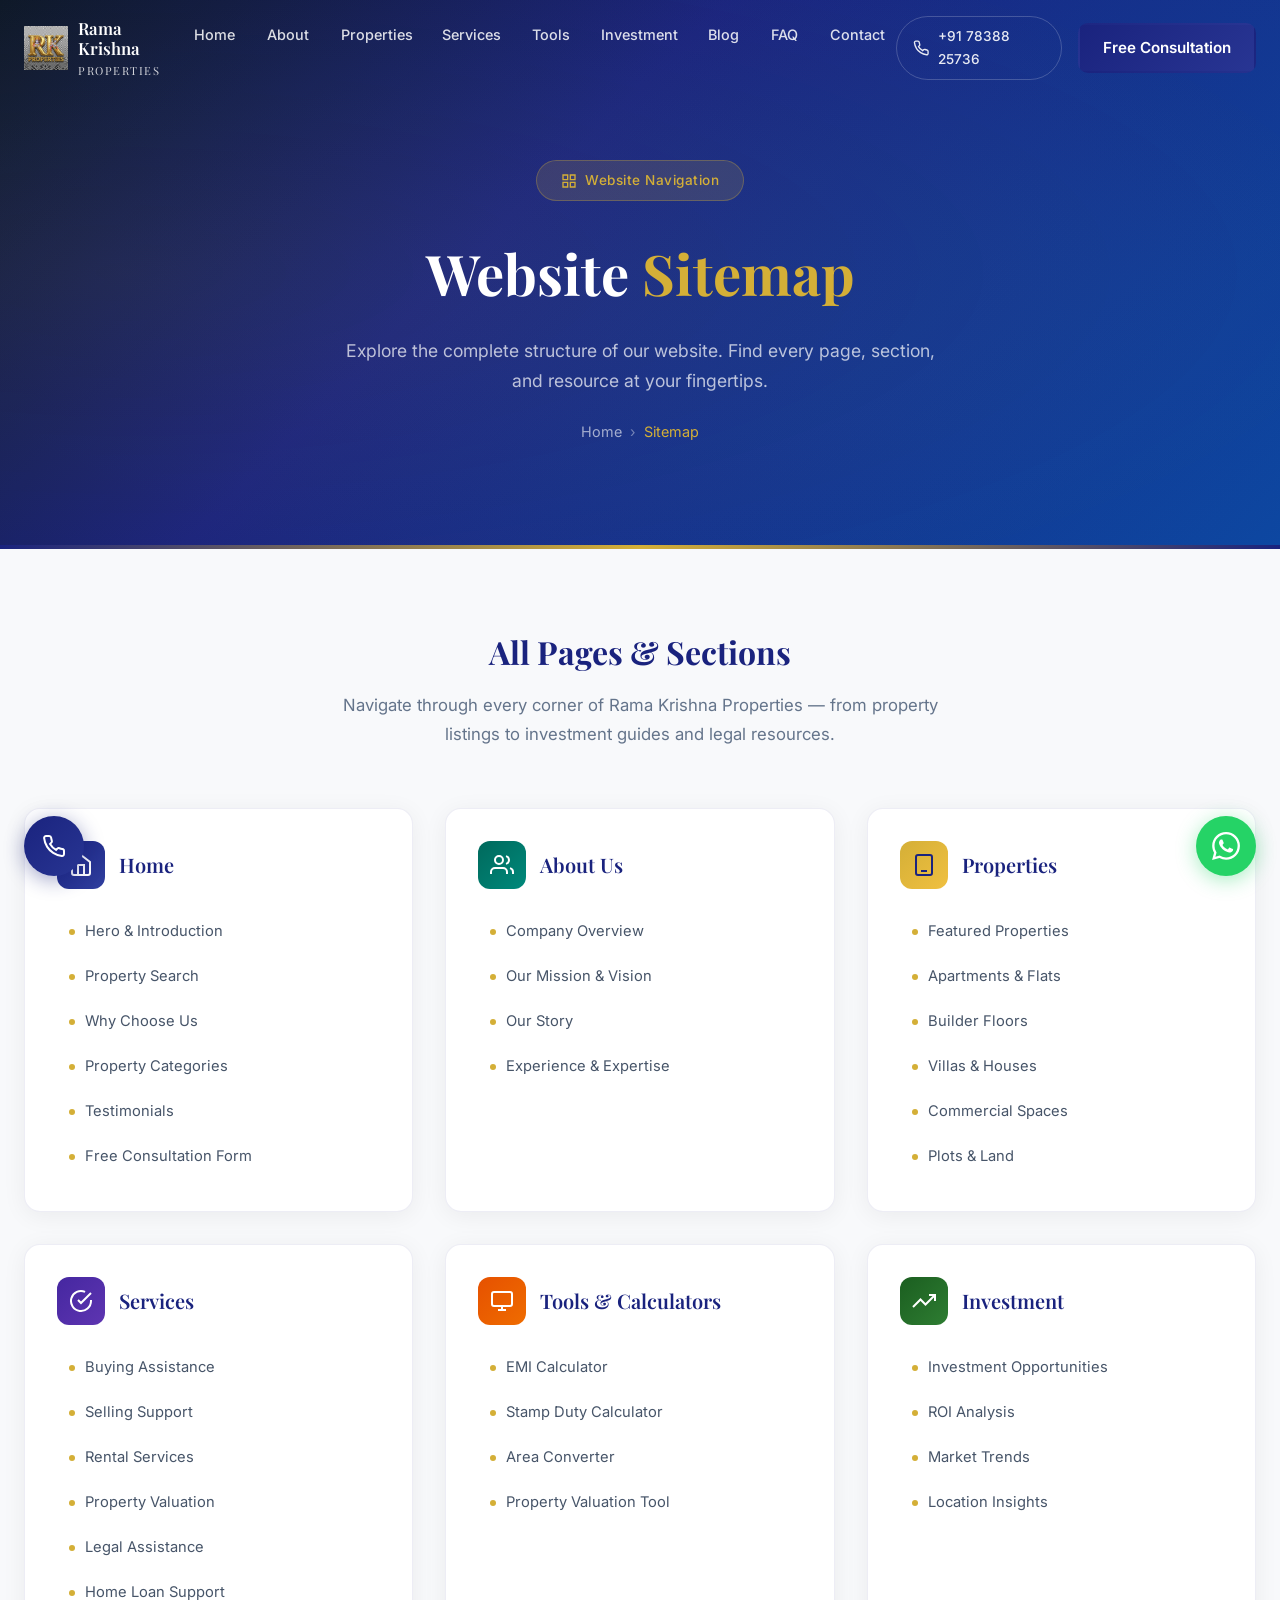
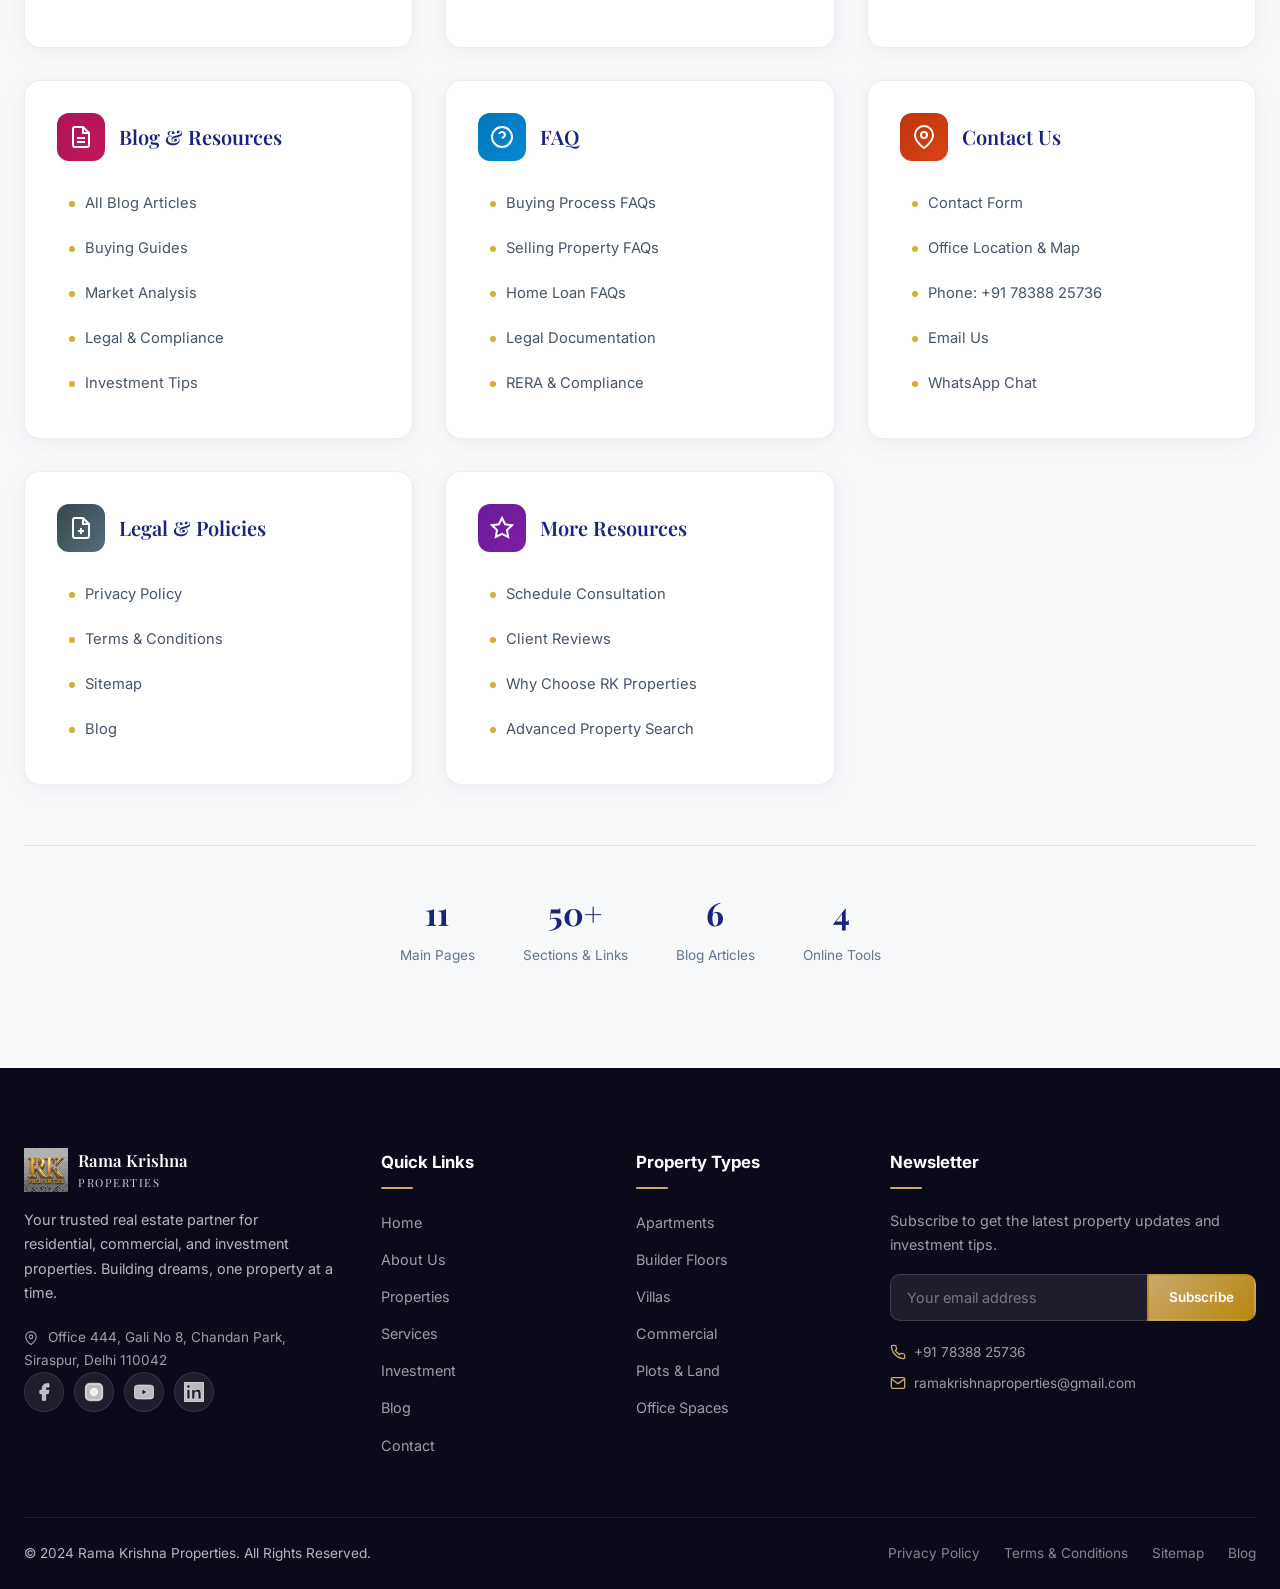
<file: sitemap.html>
<!DOCTYPE html>
<html lang="en">
<head>
    <meta charset="UTF-8">
    <meta name="viewport" content="width=device-width, initial-scale=1.0">
    <meta name="description" content="Sitemap for Rama Krishna Properties - Navigate all pages, sections, and resources on our website. Find properties, services, tools, and more.">
    <meta name="keywords" content="sitemap, Rama Krishna Properties, site navigation, property pages, real estate sitemap">
    <meta name="author" content="Rama Krishna Properties">
    <meta name="robots" content="index, follow">

    <!-- Open Graph -->
    <meta property="og:title" content="Sitemap - Rama Krishna Properties">
    <meta property="og:description" content="Complete sitemap of Rama Krishna Properties website. Navigate to all pages and sections easily.">
    <meta property="og:type" content="website">
    <meta property="og:url" content="https://ramakrishnaproperties.com/sitemap.html">

    <title>Sitemap | Rama Krishna Properties</title>

    <!-- Google Fonts -->
    <link rel="preconnect" href="https://fonts.googleapis.com">
    <link rel="preconnect" href="https://fonts.gstatic.com" crossorigin>
    <link href="https://fonts.googleapis.com/css2?family=Inter:wght@300;400;500;600;700;800;900&family=Playfair+Display:ital,wght@0,400;0,500;0,600;0,700;1,400;1,500&display=swap" rel="stylesheet">

    <!-- Stylesheet -->
    <link rel="stylesheet" href="styles.css">

    <style>
        /* ===== Sitemap Page Styles ===== */
        .sitemap-hero {
            background: linear-gradient(135deg, #0a1628 0%, #1a237e 40%, #0d47a1 100%);
            padding: 160px 0 100px;
            text-align: center;
            position: relative;
            overflow: hidden;
        }
        .sitemap-hero::before {
            content: '';
            position: absolute;
            top: -50%;
            left: -50%;
            width: 200%;
            height: 200%;
            background: radial-gradient(ellipse at 30% 50%, rgba(212,175,55,0.08) 0%, transparent 50%),
                        radial-gradient(ellipse at 70% 50%, rgba(13,71,161,0.15) 0%, transparent 50%);
            animation: sitemapBgFloat 20s ease-in-out infinite;
        }
        @keyframes sitemapBgFloat {
            0%, 100% { transform: translate(0, 0) rotate(0deg); }
            50% { transform: translate(-2%, 2%) rotate(1deg); }
        }
        .sitemap-hero .container {
            position: relative;
            z-index: 2;
        }
        .sitemap-hero-badge {
            display: inline-flex;
            align-items: center;
            gap: 8px;
            background: rgba(212,175,55,0.15);
            border: 1px solid rgba(212,175,55,0.3);
            border-radius: 50px;
            padding: 8px 24px;
            font-size: 0.85rem;
            color: #d4af37;
            font-weight: 500;
            margin-bottom: 24px;
            letter-spacing: 0.5px;
        }
        .sitemap-hero-badge svg {
            width: 16px;
            height: 16px;
        }
        .sitemap-hero h1 {
            font-family: 'Playfair Display', serif;
            font-size: clamp(2.2rem, 5vw, 3.5rem);
            color: #ffffff;
            font-weight: 700;
            margin-bottom: 16px;
        }
        .sitemap-hero h1 span {
            color: #d4af37;
        }
        .sitemap-hero p {
            color: rgba(255,255,255,0.7);
            font-size: 1.1rem;
            max-width: 600px;
            margin: 0 auto;
        }
        .sitemap-breadcrumb {
            display: flex;
            align-items: center;
            justify-content: center;
            gap: 8px;
            margin-top: 24px;
            font-size: 0.9rem;
        }
        .sitemap-breadcrumb a {
            color: rgba(255,255,255,0.6);
            text-decoration: none;
            transition: color 0.3s;
        }
        .sitemap-breadcrumb a:hover {
            color: #d4af37;
        }
        .sitemap-breadcrumb span {
            color: rgba(255,255,255,0.4);
        }
        .sitemap-breadcrumb .current {
            color: #d4af37;
        }

        /* ===== Sitemap Content ===== */
        .sitemap-section {
            padding: 80px 0 100px;
            background: #f8f9fb;
            position: relative;
        }
        .sitemap-section::before {
            content: '';
            position: absolute;
            top: 0;
            left: 0;
            right: 0;
            height: 4px;
            background: linear-gradient(90deg, #1a237e, #d4af37, #1a237e);
        }
        .sitemap-intro {
            text-align: center;
            margin-bottom: 60px;
        }
        .sitemap-intro h2 {
            font-family: 'Playfair Display', serif;
            font-size: 2rem;
            color: #1a237e;
            margin-bottom: 12px;
        }
        .sitemap-intro p {
            color: #64748b;
            font-size: 1.05rem;
            max-width: 600px;
            margin: 0 auto;
        }

        /* ===== Sitemap Grid ===== */
        .sitemap-grid {
            display: grid;
            grid-template-columns: repeat(auto-fill, minmax(320px, 1fr));
            gap: 32px;
        }
        .sitemap-card {
            background: #ffffff;
            border-radius: 16px;
            padding: 32px;
            box-shadow: 0 4px 24px rgba(0,0,0,0.06);
            border: 1px solid rgba(26,35,126,0.08);
            transition: all 0.4s cubic-bezier(0.25, 0.46, 0.45, 0.94);
            position: relative;
            overflow: hidden;
        }
        .sitemap-card::before {
            content: '';
            position: absolute;
            top: 0;
            left: 0;
            right: 0;
            height: 4px;
            background: linear-gradient(90deg, #1a237e, #d4af37);
            opacity: 0;
            transition: opacity 0.4s;
        }
        .sitemap-card:hover {
            transform: translateY(-6px);
            box-shadow: 0 12px 40px rgba(26,35,126,0.12);
            border-color: rgba(26,35,126,0.15);
        }
        .sitemap-card:hover::before {
            opacity: 1;
        }
        .sitemap-card-header {
            display: flex;
            align-items: center;
            gap: 14px;
            margin-bottom: 20px;
        }
        .sitemap-card-icon {
            width: 48px;
            height: 48px;
            border-radius: 12px;
            display: flex;
            align-items: center;
            justify-content: center;
            flex-shrink: 0;
        }
        .sitemap-card-icon svg {
            width: 24px;
            height: 24px;
        }
        .sitemap-card-icon.icon-home {
            background: linear-gradient(135deg, #1a237e, #303f9f);
            color: #ffffff;
        }
        .sitemap-card-icon.icon-about {
            background: linear-gradient(135deg, #00695c, #00897b);
            color: #ffffff;
        }
        .sitemap-card-icon.icon-properties {
            background: linear-gradient(135deg, #d4af37, #f0c040);
            color: #1a237e;
        }
        .sitemap-card-icon.icon-services {
            background: linear-gradient(135deg, #4527a0, #5e35b1);
            color: #ffffff;
        }
        .sitemap-card-icon.icon-tools {
            background: linear-gradient(135deg, #e65100, #ef6c00);
            color: #ffffff;
        }
        .sitemap-card-icon.icon-investment {
            background: linear-gradient(135deg, #1b5e20, #2e7d32);
            color: #ffffff;
        }
        .sitemap-card-icon.icon-blog {
            background: linear-gradient(135deg, #ad1457, #c2185b);
            color: #ffffff;
        }
        .sitemap-card-icon.icon-faq {
            background: linear-gradient(135deg, #0277bd, #0288d1);
            color: #ffffff;
        }
        .sitemap-card-icon.icon-contact {
            background: linear-gradient(135deg, #bf360c, #d84315);
            color: #ffffff;
        }
        .sitemap-card-icon.icon-legal {
            background: linear-gradient(135deg, #37474f, #546e7a);
            color: #ffffff;
        }
        .sitemap-card-icon.icon-resources {
            background: linear-gradient(135deg, #6a1b9a, #7b1fa2);
            color: #ffffff;
        }
        .sitemap-card-title {
            font-family: 'Playfair Display', serif;
            font-size: 1.25rem;
            color: #1a237e;
            font-weight: 600;
        }
        .sitemap-card-title a {
            color: inherit;
            text-decoration: none;
            transition: color 0.3s;
        }
        .sitemap-card-title a:hover {
            color: #d4af37;
        }
        .sitemap-links {
            list-style: none;
            padding: 0;
            margin: 0;
        }
        .sitemap-links li {
            margin-bottom: 0;
        }
        .sitemap-links li a {
            display: flex;
            align-items: center;
            gap: 10px;
            padding: 10px 12px;
            color: #475569;
            text-decoration: none;
            font-size: 0.92rem;
            border-radius: 8px;
            transition: all 0.3s;
            position: relative;
        }
        .sitemap-links li a::before {
            content: '';
            width: 6px;
            height: 6px;
            border-radius: 50%;
            background: #d4af37;
            flex-shrink: 0;
            transition: transform 0.3s;
        }
        .sitemap-links li a:hover {
            background: rgba(26,35,126,0.04);
            color: #1a237e;
            padding-left: 18px;
        }
        .sitemap-links li a:hover::before {
            transform: scale(1.4);
            background: #1a237e;
        }
        .sitemap-links li a .link-arrow {
            margin-left: auto;
            opacity: 0;
            transform: translateX(-6px);
            transition: all 0.3s;
            color: #1a237e;
        }
        .sitemap-links li a:hover .link-arrow {
            opacity: 1;
            transform: translateX(0);
        }

        /* ===== Sitemap Stats Bar ===== */
        .sitemap-stats {
            display: flex;
            justify-content: center;
            gap: 48px;
            flex-wrap: wrap;
            margin-top: 60px;
            padding-top: 40px;
            border-top: 1px solid rgba(26,35,126,0.1);
        }
        .sitemap-stat {
            text-align: center;
        }
        .sitemap-stat-number {
            font-family: 'Playfair Display', serif;
            font-size: 2rem;
            color: #1a237e;
            font-weight: 700;
            display: block;
        }
        .sitemap-stat-label {
            color: #64748b;
            font-size: 0.85rem;
            margin-top: 4px;
        }

        /* ===== Responsive ===== */
        @media (max-width: 768px) {
            .sitemap-hero {
                padding: 140px 0 60px;
            }
            .sitemap-grid {
                grid-template-columns: 1fr;
                gap: 20px;
            }
            .sitemap-card {
                padding: 24px;
            }
            .sitemap-stats {
                gap: 24px;
            }
        }
    </style>
</head>
<body>
    <!-- Navigation -->
    <nav class="navbar" id="navbar">
        <div class="container">
            <a href="index.html" class="navbar-logo">
                <img src="assets/images/rk-logo.png" alt="Rama Krishna Properties Logo" style="height:44px;">
                <span class="logo-text">Rama Krishna<br><small>Properties</small></span>
            </a>
            <ul class="nav-links" id="navLinks">
                <li><a href="index.html#hero" class="nav-link">Home</a></li>
                <li><a href="index.html#about" class="nav-link">About</a></li>
                <li><a href="index.html#featured" class="nav-link">Properties</a></li>
                <li><a href="index.html#services" class="nav-link">Services</a></li>
                <li><a href="index.html#tools" class="nav-link">Tools</a></li>
                <li><a href="index.html#investment" class="nav-link">Investment</a></li>
                <li><a href="blog.html" class="nav-link">Blog</a></li>
                <li><a href="index.html#faq" class="nav-link">FAQ</a></li>
                <li><a href="index.html#contact" class="nav-link">Contact</a></li>
            </ul>
            <div class="nav-actions">
                <a href="tel:+917838825736" class="nav-phone">
                    <svg width="18" height="18" viewBox="0 0 24 24" fill="none" stroke="currentColor" stroke-width="2" stroke-linecap="round" stroke-linejoin="round"><path d="M22 16.92v3a2 2 0 0 1-2.18 2 19.79 19.79 0 0 1-8.63-3.07 19.5 19.5 0 0 1-6-6 19.79 19.79 0 0 1-3.07-8.67A2 2 0 0 1 4.11 2h3a2 2 0 0 1 2 1.72 12.84 12.84 0 0 0 .7 2.81 2 2 0 0 1-.45 2.11L8.09 9.91a16 16 0 0 0 6 6l1.27-1.27a2 2 0 0 1 2.11-.45 12.84 12.84 0 0 0 2.81.7A2 2 0 0 1 22 16.92z"></path></svg>
                    <span>+91 78388 25736</span>
                </a>
                <a href="index.html#lead-gen" class="btn btn-primary nav-cta">Free Consultation</a>
            </div>
            <button class="hamburger" id="hamburger" aria-label="Toggle navigation menu">
                <span></span>
                <span></span>
                <span></span>
            </button>
        </div>
    </nav>

    <!-- Mobile Menu -->
    <div class="mobile-menu" id="mobileMenu">
        <ul class="mobile-nav-links">
            <li><a href="index.html#hero" class="mobile-link">Home</a></li>
            <li><a href="index.html#about" class="mobile-link">About</a></li>
            <li><a href="index.html#featured" class="mobile-link">Properties</a></li>
            <li><a href="index.html#services" class="mobile-link">Services</a></li>
            <li><a href="index.html#tools" class="mobile-link">Tools</a></li>
            <li><a href="index.html#investment" class="mobile-link">Investment</a></li>
            <li><a href="blog.html" class="mobile-link">Blog</a></li>
            <li><a href="index.html#faq" class="mobile-link">FAQ</a></li>
            <li><a href="index.html#contact" class="mobile-link">Contact</a></li>
        </ul>
        <div class="mobile-menu-footer">
            <a href="tel:+917838825736" class="btn btn-primary" style="width:100%;text-align:center;">
                Call Now: +91 78388 25736
            </a>
        </div>
    </div>

    <!-- ==================== HERO ==================== -->
    <section class="sitemap-hero">
        <div class="container">
            <div class="sitemap-hero-badge">
                <svg viewBox="0 0 24 24" fill="none" stroke="currentColor" stroke-width="2"><path d="M3 3h7v7H3zM14 3h7v7h-7zM14 14h7v7h-7zM3 14h7v7H3z"/></svg>
                Website Navigation
            </div>
            <h1>Website <span>Sitemap</span></h1>
            <p>Explore the complete structure of our website. Find every page, section, and resource at your fingertips.</p>
            <div class="sitemap-breadcrumb">
                <a href="index.html">Home</a>
                <span>›</span>
                <span class="current">Sitemap</span>
            </div>
        </div>
    </section>

    <!-- ==================== SITEMAP CONTENT ==================== -->
    <section class="sitemap-section">
        <div class="container">
            <div class="sitemap-intro">
                <h2>All Pages & Sections</h2>
                <p>Navigate through every corner of Rama Krishna Properties — from property listings to investment guides and legal resources.</p>
            </div>

            <div class="sitemap-grid">

                <!-- Home -->
                <div class="sitemap-card">
                    <div class="sitemap-card-header">
                        <div class="sitemap-card-icon icon-home">
                            <svg viewBox="0 0 24 24" fill="none" stroke="currentColor" stroke-width="2"><path d="M3 9l9-7 9 7v11a2 2 0 0 1-2 2H5a2 2 0 0 1-2-2z"/><polyline points="9 22 9 12 15 12 15 22"/></svg>
                        </div>
                        <h3 class="sitemap-card-title"><a href="index.html">Home</a></h3>
                    </div>
                    <ul class="sitemap-links">
                        <li><a href="index.html#hero">Hero & Introduction <span class="link-arrow">→</span></a></li>
                        <li><a href="index.html#property-search">Property Search <span class="link-arrow">→</span></a></li>
                        <li><a href="index.html#why-choose">Why Choose Us <span class="link-arrow">→</span></a></li>
                        <li><a href="index.html#categories">Property Categories <span class="link-arrow">→</span></a></li>
                        <li><a href="index.html#testimonials">Testimonials <span class="link-arrow">→</span></a></li>
                        <li><a href="index.html#lead-gen">Free Consultation Form <span class="link-arrow">→</span></a></li>
                    </ul>
                </div>

                <!-- About -->
                <div class="sitemap-card">
                    <div class="sitemap-card-header">
                        <div class="sitemap-card-icon icon-about">
                            <svg viewBox="0 0 24 24" fill="none" stroke="currentColor" stroke-width="2"><path d="M17 21v-2a4 4 0 0 0-4-4H5a4 4 0 0 0-4 4v2"/><circle cx="9" cy="7" r="4"/><path d="M23 21v-2a4 4 0 0 0-3-3.87"/><path d="M16 3.13a4 4 0 0 1 0 7.75"/></svg>
                        </div>
                        <h3 class="sitemap-card-title"><a href="index.html#about">About Us</a></h3>
                    </div>
                    <ul class="sitemap-links">
                        <li><a href="index.html#about">Company Overview <span class="link-arrow">→</span></a></li>
                        <li><a href="index.html#about">Our Mission & Vision <span class="link-arrow">→</span></a></li>
                        <li><a href="index.html#about">Our Story <span class="link-arrow">→</span></a></li>
                        <li><a href="index.html#about">Experience & Expertise <span class="link-arrow">→</span></a></li>
                    </ul>
                </div>

                <!-- Properties -->
                <div class="sitemap-card">
                    <div class="sitemap-card-header">
                        <div class="sitemap-card-icon icon-properties">
                            <svg viewBox="0 0 24 24" fill="none" stroke="currentColor" stroke-width="2"><rect x="4" y="2" width="16" height="20" rx="2" ry="2"/><line x1="9" y1="6" x2="9" y2="6"/><line x1="15" y1="6" x2="15" y2="6"/><line x1="9" y1="10" x2="9" y2="10"/><line x1="15" y1="10" x2="15" y2="10"/><line x1="9" y1="14" x2="9" y2="14"/><line x1="15" y1="14" x2="15" y2="14"/><line x1="9" y1="18" x2="15" y2="18"/></svg>
                        </div>
                        <h3 class="sitemap-card-title"><a href="index.html#featured">Properties</a></h3>
                    </div>
                    <ul class="sitemap-links">
                        <li><a href="index.html#featured">Featured Properties <span class="link-arrow">→</span></a></li>
                        <li><a href="index.html#categories">Apartments & Flats <span class="link-arrow">→</span></a></li>
                        <li><a href="index.html#categories">Builder Floors <span class="link-arrow">→</span></a></li>
                        <li><a href="index.html#categories">Villas & Houses <span class="link-arrow">→</span></a></li>
                        <li><a href="index.html#categories">Commercial Spaces <span class="link-arrow">→</span></a></li>
                        <li><a href="index.html#categories">Plots & Land <span class="link-arrow">→</span></a></li>
                    </ul>
                </div>

                <!-- Services -->
                <div class="sitemap-card">
                    <div class="sitemap-card-header">
                        <div class="sitemap-card-icon icon-services">
                            <svg viewBox="0 0 24 24" fill="none" stroke="currentColor" stroke-width="2"><path d="M22 11.08V12a10 10 0 1 1-5.93-9.14"/><polyline points="22 4 12 14.01 9 11.01"/></svg>
                        </div>
                        <h3 class="sitemap-card-title"><a href="index.html#services">Services</a></h3>
                    </div>
                    <ul class="sitemap-links">
                        <li><a href="index.html#services">Buying Assistance <span class="link-arrow">→</span></a></li>
                        <li><a href="index.html#services">Selling Support <span class="link-arrow">→</span></a></li>
                        <li><a href="index.html#services">Rental Services <span class="link-arrow">→</span></a></li>
                        <li><a href="index.html#services">Property Valuation <span class="link-arrow">→</span></a></li>
                        <li><a href="index.html#services">Legal Assistance <span class="link-arrow">→</span></a></li>
                        <li><a href="index.html#services">Home Loan Support <span class="link-arrow">→</span></a></li>
                    </ul>
                </div>

                <!-- Tools -->
                <div class="sitemap-card">
                    <div class="sitemap-card-header">
                        <div class="sitemap-card-icon icon-tools">
                            <svg viewBox="0 0 24 24" fill="none" stroke="currentColor" stroke-width="2"><rect x="2" y="3" width="20" height="14" rx="2" ry="2"/><line x1="8" y1="21" x2="16" y2="21"/><line x1="12" y1="17" x2="12" y2="21"/></svg>
                        </div>
                        <h3 class="sitemap-card-title"><a href="index.html#tools">Tools & Calculators</a></h3>
                    </div>
                    <ul class="sitemap-links">
                        <li><a href="index.html#tools">EMI Calculator <span class="link-arrow">→</span></a></li>
                        <li><a href="index.html#tools">Stamp Duty Calculator <span class="link-arrow">→</span></a></li>
                        <li><a href="index.html#tools">Area Converter <span class="link-arrow">→</span></a></li>
                        <li><a href="index.html#tools">Property Valuation Tool <span class="link-arrow">→</span></a></li>
                    </ul>
                </div>

                <!-- Investment -->
                <div class="sitemap-card">
                    <div class="sitemap-card-header">
                        <div class="sitemap-card-icon icon-investment">
                            <svg viewBox="0 0 24 24" fill="none" stroke="currentColor" stroke-width="2"><polyline points="23 6 13.5 15.5 8.5 10.5 1 18"/><polyline points="17 6 23 6 23 12"/></svg>
                        </div>
                        <h3 class="sitemap-card-title"><a href="index.html#investment">Investment</a></h3>
                    </div>
                    <ul class="sitemap-links">
                        <li><a href="index.html#investment">Investment Opportunities <span class="link-arrow">→</span></a></li>
                        <li><a href="index.html#investment">ROI Analysis <span class="link-arrow">→</span></a></li>
                        <li><a href="index.html#investment">Market Trends <span class="link-arrow">→</span></a></li>
                        <li><a href="index.html#investment">Location Insights <span class="link-arrow">→</span></a></li>
                    </ul>
                </div>

                <!-- Blog -->
                <div class="sitemap-card">
                    <div class="sitemap-card-header">
                        <div class="sitemap-card-icon icon-blog">
                            <svg viewBox="0 0 24 24" fill="none" stroke="currentColor" stroke-width="2"><path d="M14 2H6a2 2 0 0 0-2 2v16a2 2 0 0 0 2 2h12a2 2 0 0 0 2-2V8z"/><polyline points="14 2 14 8 20 8"/><line x1="16" y1="13" x2="8" y2="13"/><line x1="16" y1="17" x2="8" y2="17"/></svg>
                        </div>
                        <h3 class="sitemap-card-title"><a href="blog.html">Blog & Resources</a></h3>
                    </div>
                    <ul class="sitemap-links">
                        <li><a href="blog.html">All Blog Articles <span class="link-arrow">→</span></a></li>
                        <li><a href="blog.html">Buying Guides <span class="link-arrow">→</span></a></li>
                        <li><a href="blog.html">Market Analysis <span class="link-arrow">→</span></a></li>
                        <li><a href="blog.html">Legal & Compliance <span class="link-arrow">→</span></a></li>
                        <li><a href="blog.html">Investment Tips <span class="link-arrow">→</span></a></li>
                    </ul>
                </div>

                <!-- FAQ -->
                <div class="sitemap-card">
                    <div class="sitemap-card-header">
                        <div class="sitemap-card-icon icon-faq">
                            <svg viewBox="0 0 24 24" fill="none" stroke="currentColor" stroke-width="2"><circle cx="12" cy="12" r="10"/><path d="M9.09 9a3 3 0 0 1 5.83 1c0 2-3 3-3 3"/><line x1="12" y1="17" x2="12.01" y2="17"/></svg>
                        </div>
                        <h3 class="sitemap-card-title"><a href="index.html#faq">FAQ</a></h3>
                    </div>
                    <ul class="sitemap-links">
                        <li><a href="index.html#faq">Buying Process FAQs <span class="link-arrow">→</span></a></li>
                        <li><a href="index.html#faq">Selling Property FAQs <span class="link-arrow">→</span></a></li>
                        <li><a href="index.html#faq">Home Loan FAQs <span class="link-arrow">→</span></a></li>
                        <li><a href="index.html#faq">Legal Documentation <span class="link-arrow">→</span></a></li>
                        <li><a href="index.html#faq">RERA & Compliance <span class="link-arrow">→</span></a></li>
                    </ul>
                </div>

                <!-- Contact -->
                <div class="sitemap-card">
                    <div class="sitemap-card-header">
                        <div class="sitemap-card-icon icon-contact">
                            <svg viewBox="0 0 24 24" fill="none" stroke="currentColor" stroke-width="2"><path d="M21 10c0 7-9 13-9 13s-9-6-9-13a9 9 0 0 1 18 0z"/><circle cx="12" cy="10" r="3"/></svg>
                        </div>
                        <h3 class="sitemap-card-title"><a href="index.html#contact">Contact Us</a></h3>
                    </div>
                    <ul class="sitemap-links">
                        <li><a href="index.html#contact">Contact Form <span class="link-arrow">→</span></a></li>
                        <li><a href="index.html#contact">Office Location & Map <span class="link-arrow">→</span></a></li>
                        <li><a href="tel:+917838825736">Phone: +91 78388 25736 <span class="link-arrow">→</span></a></li>
                        <li><a href="mailto:ramakrishnaproperties@gmail.com">Email Us <span class="link-arrow">→</span></a></li>
                        <li><a href="https://wa.me/917838825736" target="_blank">WhatsApp Chat <span class="link-arrow">→</span></a></li>
                    </ul>
                </div>

                <!-- Legal Pages -->
                <div class="sitemap-card">
                    <div class="sitemap-card-header">
                        <div class="sitemap-card-icon icon-legal">
                            <svg viewBox="0 0 24 24" fill="none" stroke="currentColor" stroke-width="2"><path d="M14 2H6a2 2 0 0 0-2 2v16a2 2 0 0 0 2 2h12a2 2 0 0 0 2-2V8z"/><polyline points="14 2 14 8 20 8"/><line x1="12" y1="18" x2="12" y2="12"/><line x1="9" y1="15" x2="15" y2="15"/></svg>
                        </div>
                        <h3 class="sitemap-card-title">Legal & Policies</h3>
                    </div>
                    <ul class="sitemap-links">
                        <li><a href="privacy-policy.html">Privacy Policy <span class="link-arrow">→</span></a></li>
                        <li><a href="terms.html">Terms & Conditions <span class="link-arrow">→</span></a></li>
                        <li><a href="sitemap.html">Sitemap <span class="link-arrow">→</span></a></li>
                        <li><a href="blog.html">Blog <span class="link-arrow">→</span></a></li>
                    </ul>
                </div>

                <!-- Resources -->
                <div class="sitemap-card">
                    <div class="sitemap-card-header">
                        <div class="sitemap-card-icon icon-resources">
                            <svg viewBox="0 0 24 24" fill="none" stroke="currentColor" stroke-width="2"><polygon points="12 2 15.09 8.26 22 9.27 17 14.14 18.18 21.02 12 17.77 5.82 21.02 7 14.14 2 9.27 8.91 8.26 12 2"/></svg>
                        </div>
                        <h3 class="sitemap-card-title">More Resources</h3>
                    </div>
                    <ul class="sitemap-links">
                        <li><a href="index.html#lead-gen">Schedule Consultation <span class="link-arrow">→</span></a></li>
                        <li><a href="index.html#testimonials">Client Reviews <span class="link-arrow">→</span></a></li>
                        <li><a href="index.html#why-choose">Why Choose RK Properties <span class="link-arrow">→</span></a></li>
                        <li><a href="index.html#property-search">Advanced Property Search <span class="link-arrow">→</span></a></li>
                    </ul>
                </div>

            </div>

            <!-- Stats -->
            <div class="sitemap-stats">
                <div class="sitemap-stat">
                    <span class="sitemap-stat-number">11</span>
                    <span class="sitemap-stat-label">Main Pages</span>
                </div>
                <div class="sitemap-stat">
                    <span class="sitemap-stat-number">50+</span>
                    <span class="sitemap-stat-label">Sections & Links</span>
                </div>
                <div class="sitemap-stat">
                    <span class="sitemap-stat-number">6</span>
                    <span class="sitemap-stat-label">Blog Articles</span>
                </div>
                <div class="sitemap-stat">
                    <span class="sitemap-stat-number">4</span>
                    <span class="sitemap-stat-label">Online Tools</span>
                </div>
            </div>
        </div>
    </section>

    <!-- ==================== FOOTER ==================== -->
    <footer class="footer">
        <div class="container">
            <div class="footer-grid">
                <div class="footer-col footer-about">
                    <div class="footer-logo">
                        <img src="assets/images/rk-logo.png" alt="Rama Krishna Properties Logo" style="height:44px;">
                        <span class="logo-text">Rama Krishna<br><small>Properties</small></span>
                    </div>
                    <p class="footer-desc">Your trusted real estate partner for residential, commercial, and investment properties. Building dreams, one property at a time.</p>
                    <p style="color:rgba(255,255,255,0.6);font-size:0.85rem;margin-top:12px;">
                        <svg width="14" height="14" viewBox="0 0 24 24" fill="none" stroke="currentColor" stroke-width="2" style="vertical-align:middle;margin-right:6px;"><path d="M21 10c0 7-9 13-9 13s-9-6-9-13a9 9 0 0 1 18 0z"/><circle cx="12" cy="10" r="3"/></svg>
                        Office 444, Gali No 8, Chandan Park, Siraspur, Delhi 110042
                    </p>
                    <div class="footer-social">
                        <a href="#" class="social-link" aria-label="Facebook">
                            <svg width="20" height="20" viewBox="0 0 24 24" fill="currentColor"><path d="M18 2h-3a5 5 0 00-5 5v3H7v4h3v8h4v-8h3l1-4h-4V7a1 1 0 011-1h3z"/></svg>
                        </a>
                        <a href="#" class="social-link" aria-label="Instagram">
                            <svg width="20" height="20" viewBox="0 0 24 24" fill="none" stroke="currentColor" stroke-width="2"><rect x="2" y="2" width="20" height="20" rx="5" ry="5"></rect><path d="M16 11.37A4 4 0 1 1 12.63 8 4 4 0 0 1 16 11.37z"></path><line x1="17.5" y1="6.5" x2="17.51" y2="6.5"></line></svg>
                        </a>
                        <a href="#" class="social-link" aria-label="YouTube">
                            <svg width="20" height="20" viewBox="0 0 24 24" fill="currentColor"><path d="M23.498 6.186a3.016 3.016 0 0 0-2.122-2.136C19.505 3.545 12 3.545 12 3.545s-7.505 0-9.377.505A3.017 3.017 0 0 0 .502 6.186C0 8.07 0 12 0 12s0 3.93.502 5.814a3.016 3.016 0 0 0 2.122 2.136c1.871.505 9.376.505 9.376.505s7.505 0 9.377-.505a3.015 3.015 0 0 0 2.122-2.136C24 15.93 24 12 24 12s0-3.93-.502-5.814zM9.545 15.568V8.432L15.818 12l-6.273 3.568z"/></svg>
                        </a>
                        <a href="#" class="social-link" aria-label="LinkedIn">
                            <svg width="20" height="20" viewBox="0 0 24 24" fill="currentColor"><path d="M20.447 20.452h-3.554v-5.569c0-1.328-.027-3.037-1.852-3.037-1.853 0-2.136 1.445-2.136 2.939v5.667H9.351V9h3.414v1.561h.046c.477-.9 1.637-1.85 3.37-1.85 3.601 0 4.267 2.37 4.267 5.455v6.286zM5.337 7.433c-1.144 0-2.063-.926-2.063-2.065 0-1.138.92-2.063 2.063-2.063 1.14 0 2.064.925 2.064 2.063 0 1.139-.925 2.065-2.064 2.065zm1.782 13.019H3.555V9h3.564v11.452zM22.225 0H1.771C.792 0 0 .774 0 1.729v20.542C0 23.227.792 24 1.771 24h20.451C23.2 24 24 23.227 24 22.271V1.729C24 .774 23.2 0 22.222 0h.003z"/></svg>
                        </a>
                    </div>
                </div>
                <div class="footer-col">
                    <h4 class="footer-title">Quick Links</h4>
                    <ul class="footer-links">
                        <li><a href="index.html#hero">Home</a></li>
                        <li><a href="index.html#about">About Us</a></li>
                        <li><a href="index.html#featured">Properties</a></li>
                        <li><a href="index.html#services">Services</a></li>
                        <li><a href="index.html#investment">Investment</a></li>
                        <li><a href="blog.html">Blog</a></li>
                        <li><a href="index.html#contact">Contact</a></li>
                    </ul>
                </div>
                <div class="footer-col">
                    <h4 class="footer-title">Property Types</h4>
                    <ul class="footer-links">
                        <li><a href="index.html#categories">Apartments</a></li>
                        <li><a href="index.html#categories">Builder Floors</a></li>
                        <li><a href="index.html#categories">Villas</a></li>
                        <li><a href="index.html#categories">Commercial</a></li>
                        <li><a href="index.html#categories">Plots & Land</a></li>
                        <li><a href="index.html#categories">Office Spaces</a></li>
                    </ul>
                </div>
                <div class="footer-col">
                    <h4 class="footer-title">Newsletter</h4>
                    <p style="color:rgba(255,255,255,0.6);margin-bottom:16px;font-size:0.9rem;">Subscribe to get the latest property updates and investment tips.</p>
                    <form class="newsletter-form" onsubmit="event.preventDefault();">
                        <input type="email" placeholder="Your email address" required>
                        <button type="submit" class="btn btn-secondary">Subscribe</button>
                    </form>
                    <div class="footer-contact-info">
                        <p>
                            <svg width="16" height="16" viewBox="0 0 24 24" fill="none" stroke="currentColor" stroke-width="2"><path d="M22 16.92v3a2 2 0 0 1-2.18 2 19.79 19.79 0 0 1-8.63-3.07 19.5 19.5 0 0 1-6-6 19.79 19.79 0 0 1-3.07-8.67A2 2 0 0 1 4.11 2h3a2 2 0 0 1 2 1.72 12.84 12.84 0 0 0 .7 2.81 2 2 0 0 1-.45 2.11L8.09 9.91a16 16 0 0 0 6 6l1.27-1.27a2 2 0 0 1 2.11-.45 12.84 12.84 0 0 0 2.81.7A2 2 0 0 1 22 16.92z"></path></svg>
                            +91 78388 25736
                        </p>
                        <p>
                            <svg width="16" height="16" viewBox="0 0 24 24" fill="none" stroke="currentColor" stroke-width="2"><path d="M4 4h16c1.1 0 2 .9 2 2v12c0 1.1-.9 2-2 2H4c-1.1 0-2-.9-2-2V6c0-1.1.9-2 2-2z"></path><polyline points="22,6 12,13 2,6"></polyline></svg>
                            ramakrishnaproperties@gmail.com
                        </p>
                    </div>
                </div>
            </div>
            <div class="footer-bottom">
                <p>&copy; 2024 Rama Krishna Properties. All Rights Reserved.</p>
                <div class="footer-bottom-links">
                    <a href="privacy-policy.html">Privacy Policy</a>
                    <a href="terms.html">Terms & Conditions</a>
                    <a href="sitemap.html">Sitemap</a>
                    <a href="blog.html">Blog</a>
                </div>
            </div>
        </div>
    </footer>

    <!-- ==================== FLOATING BUTTONS ==================== -->
    <a href="https://wa.me/917838825736?text=Hello%2C%20I%20am%20interested%20in%20your%20property%20services.%20Please%20provide%20more%20information." target="_blank" class="floating-whatsapp" id="floatingWhatsapp" aria-label="Chat on WhatsApp">
        <svg width="28" height="28" viewBox="0 0 24 24" fill="#fff"><path d="M17.472 14.382c-.297-.149-1.758-.867-2.03-.967-.273-.099-.471-.148-.67.15-.197.297-.767.966-.94 1.164-.173.199-.347.223-.644.075-.297-.15-1.255-.463-2.39-1.475-.883-.788-1.48-1.761-1.653-2.059-.173-.297-.018-.458.13-.606.134-.133.298-.347.446-.52.149-.174.198-.298.298-.497.099-.198.05-.371-.025-.52-.075-.149-.669-1.612-.916-2.207-.242-.579-.487-.5-.669-.51-.173-.008-.371-.01-.57-.01-.198 0-.52.074-.792.372-.272.297-1.04 1.016-1.04 2.479 0 1.462 1.065 2.875 1.213 3.074.149.198 2.096 3.2 5.077 4.487.709.306 1.262.489 1.694.625.712.227 1.36.195 1.871.118.571-.085 1.758-.719 2.006-1.413.248-.694.248-1.289.173-1.413-.074-.124-.272-.198-.57-.347m-5.421 7.403h-.004a9.87 9.87 0 01-5.031-1.378l-.361-.214-3.741.982.998-3.648-.235-.374a9.86 9.86 0 01-1.51-5.26c.001-5.45 4.436-9.884 9.888-9.884 2.64 0 5.122 1.03 6.988 2.898a9.825 9.825 0 012.893 6.994c-.003 5.45-4.437 9.884-9.885 9.884m8.413-18.297A11.815 11.815 0 0012.05 0C5.495 0 .16 5.335.157 11.892c0 2.096.547 4.142 1.588 5.945L.057 24l6.305-1.654a11.882 11.882 0 005.683 1.448h.005c6.554 0 11.89-5.335 11.893-11.893a11.821 11.821 0 00-3.48-8.413z"/></svg>
        <span class="floating-tooltip">Chat with us!</span>
    </a>

    <a href="tel:+917838825736" class="floating-call" id="floatingCall" aria-label="Call us">
        <svg width="24" height="24" viewBox="0 0 24 24" fill="none" stroke="#fff" stroke-width="2"><path d="M22 16.92v3a2 2 0 0 1-2.18 2 19.79 19.79 0 0 1-8.63-3.07 19.5 19.5 0 0 1-6-6 19.79 19.79 0 0 1-3.07-8.67A2 2 0 0 1 4.11 2h3a2 2 0 0 1 2 1.72 12.84 12.84 0 0 0 .7 2.81 2 2 0 0 1-.45 2.11L8.09 9.91a16 16 0 0 0 6 6l1.27-1.27a2 2 0 0 1 2.11-.45 12.84 12.84 0 0 0 2.81.7A2 2 0 0 1 22 16.92z"></path></svg>
        <span class="floating-tooltip">Call Now!</span>
    </a>

    <!-- Back to Top -->
    <button class="back-to-top" id="backToTop" aria-label="Back to top" onclick="window.scrollTo({top:0,behavior:'smooth'})">
        <svg width="24" height="24" viewBox="0 0 24 24" fill="none" stroke="currentColor" stroke-width="2"><polyline points="18 15 12 9 6 15"></polyline></svg>
    </button>

    <script>
        // Mobile menu toggle
        const hamburger = document.getElementById('hamburger');
        const mobileMenu = document.getElementById('mobileMenu');
        if (hamburger && mobileMenu) {
            hamburger.addEventListener('click', () => {
                hamburger.classList.toggle('active');
                mobileMenu.classList.toggle('active');
            });
        }
        // Navbar scroll effect
        window.addEventListener('scroll', () => {
            const navbar = document.getElementById('navbar');
            const backToTop = document.getElementById('backToTop');
            if (navbar) navbar.classList.toggle('scrolled', window.scrollY > 50);
            if (backToTop) backToTop.classList.toggle('visible', window.scrollY > 300);
        });
    </script>
</body>
</html>
</file>
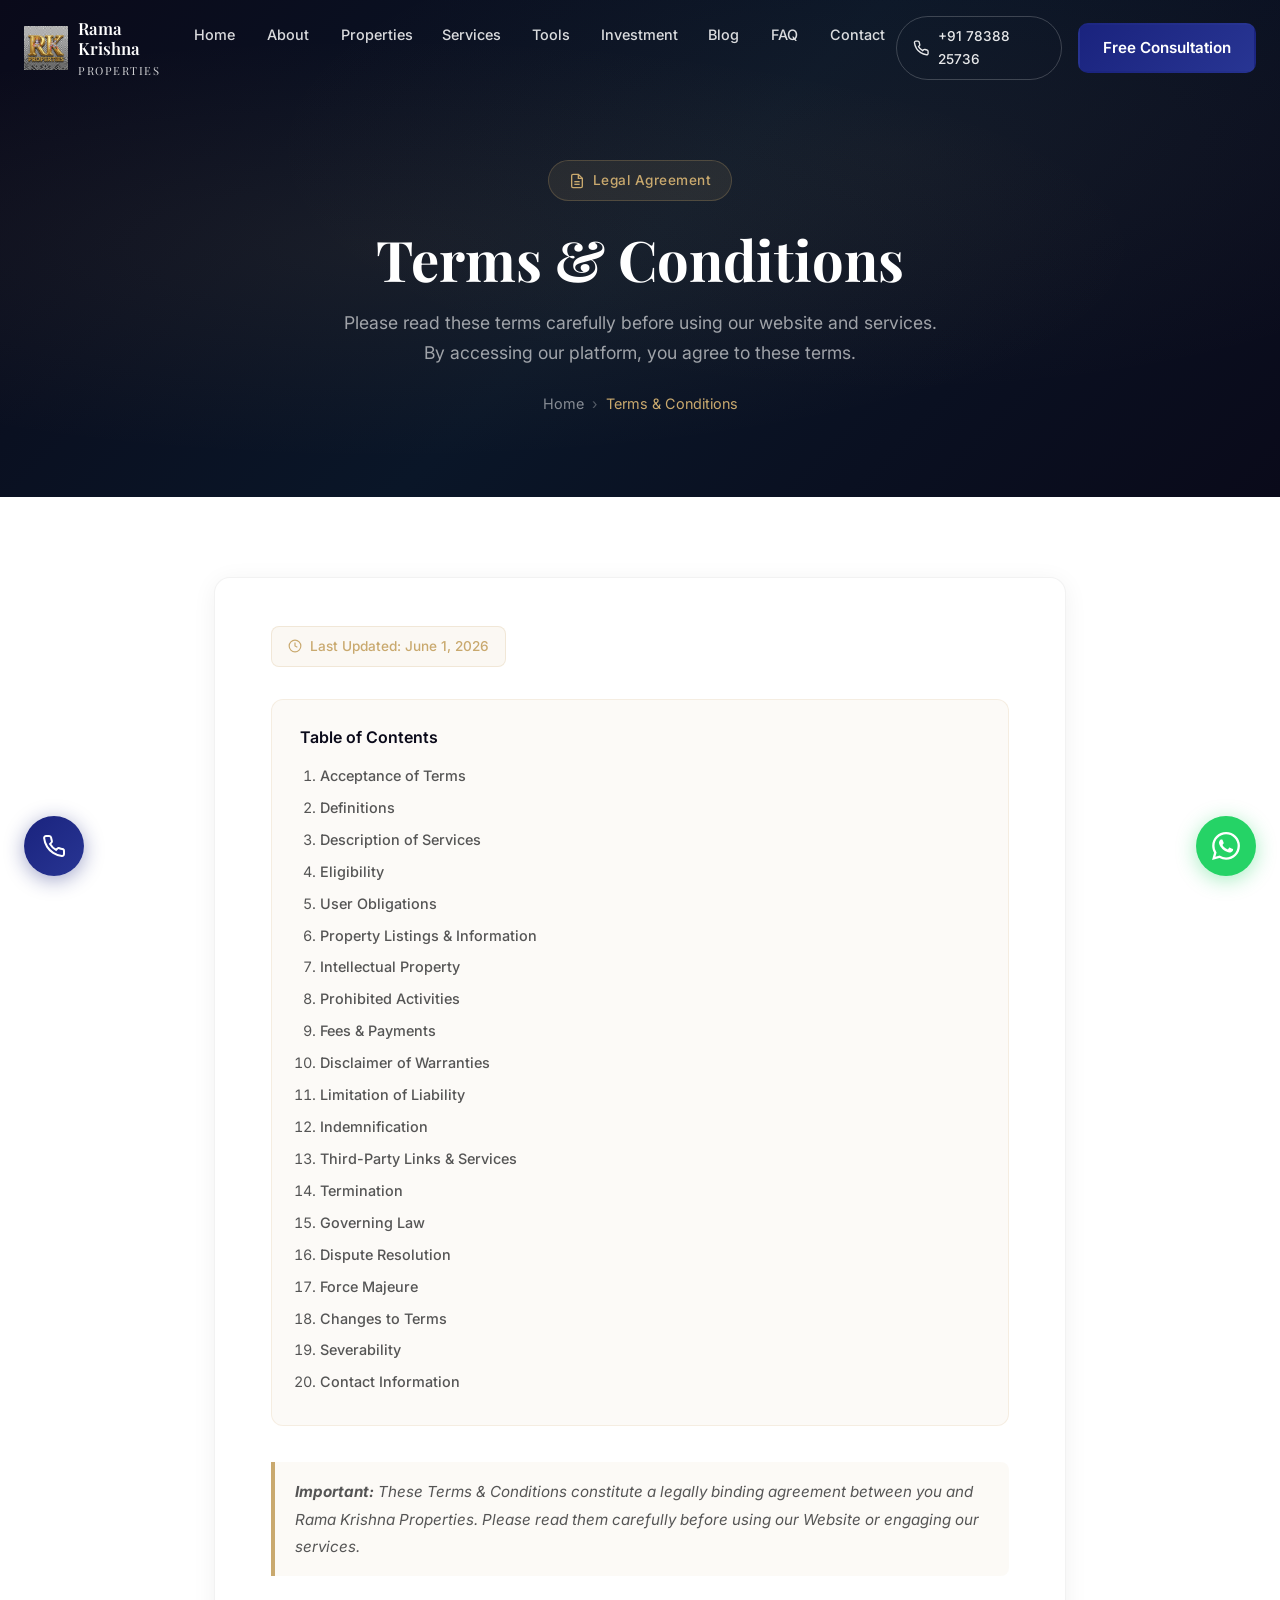
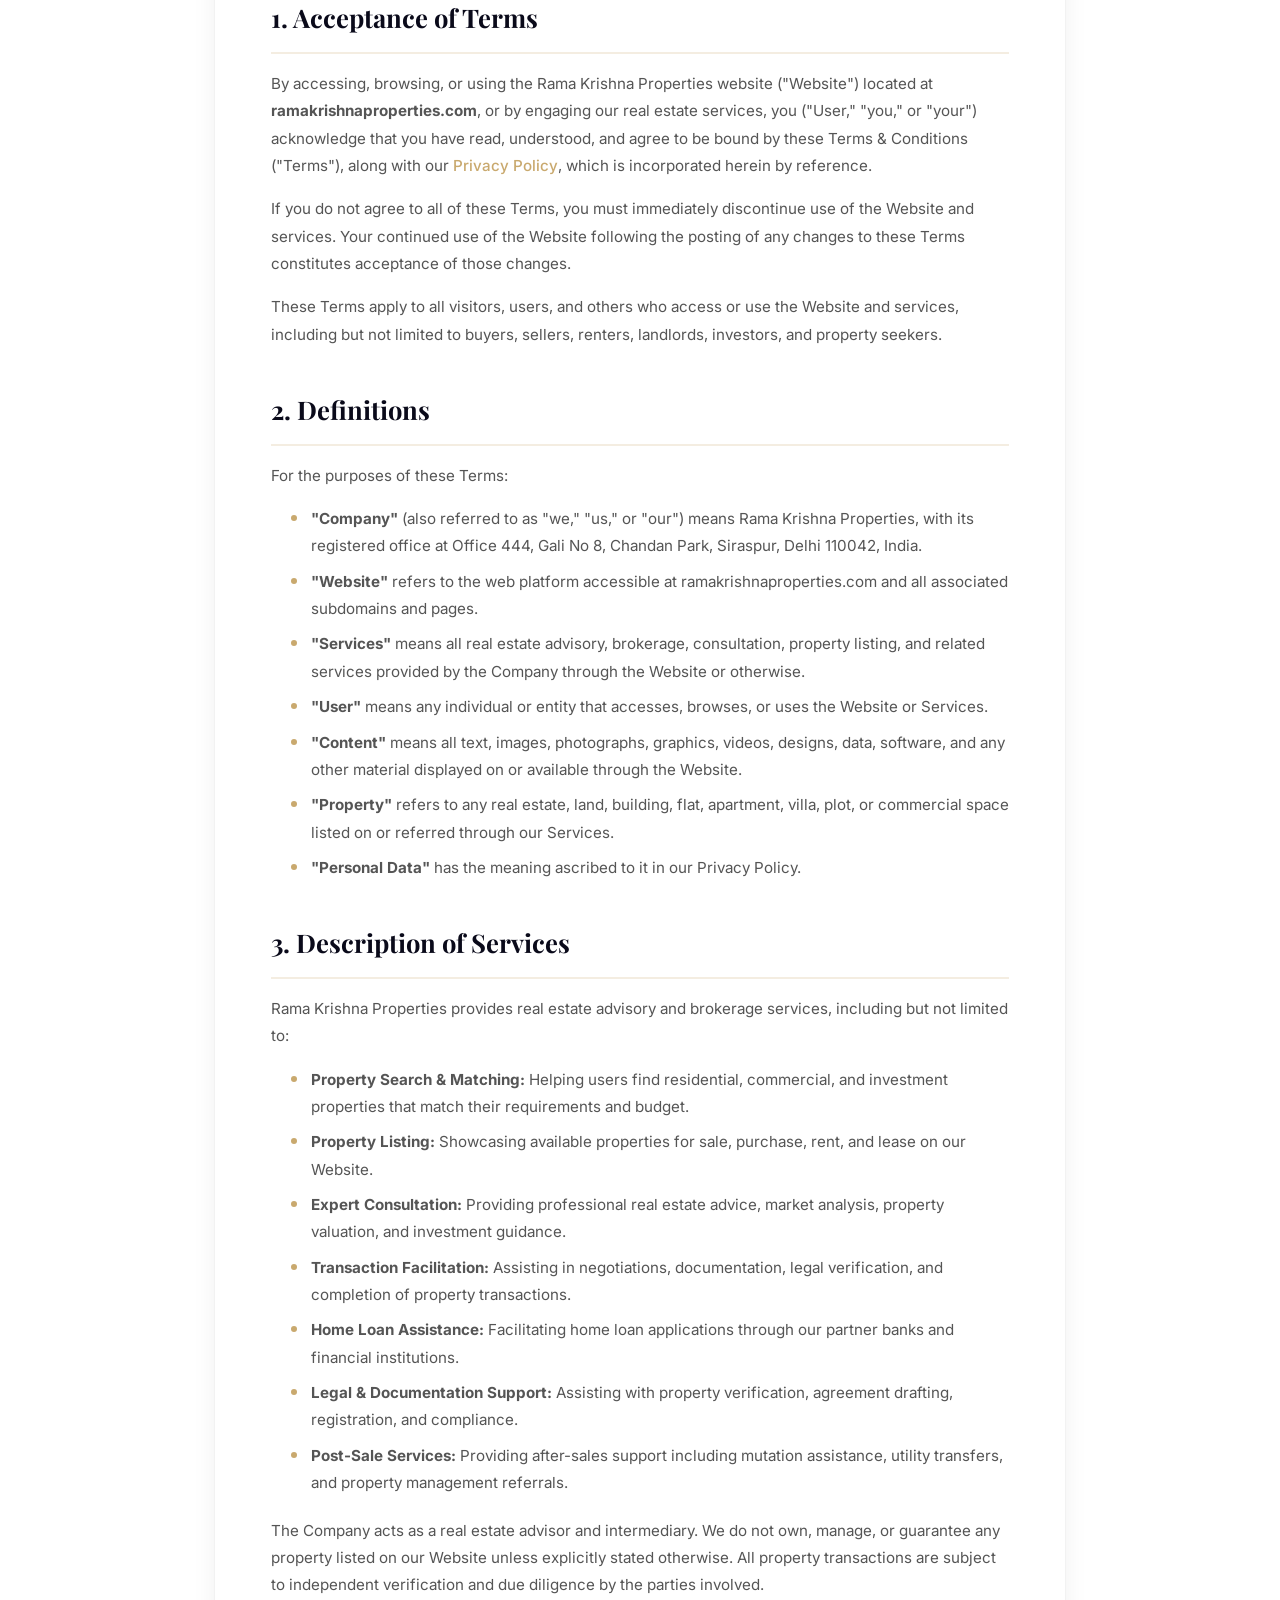
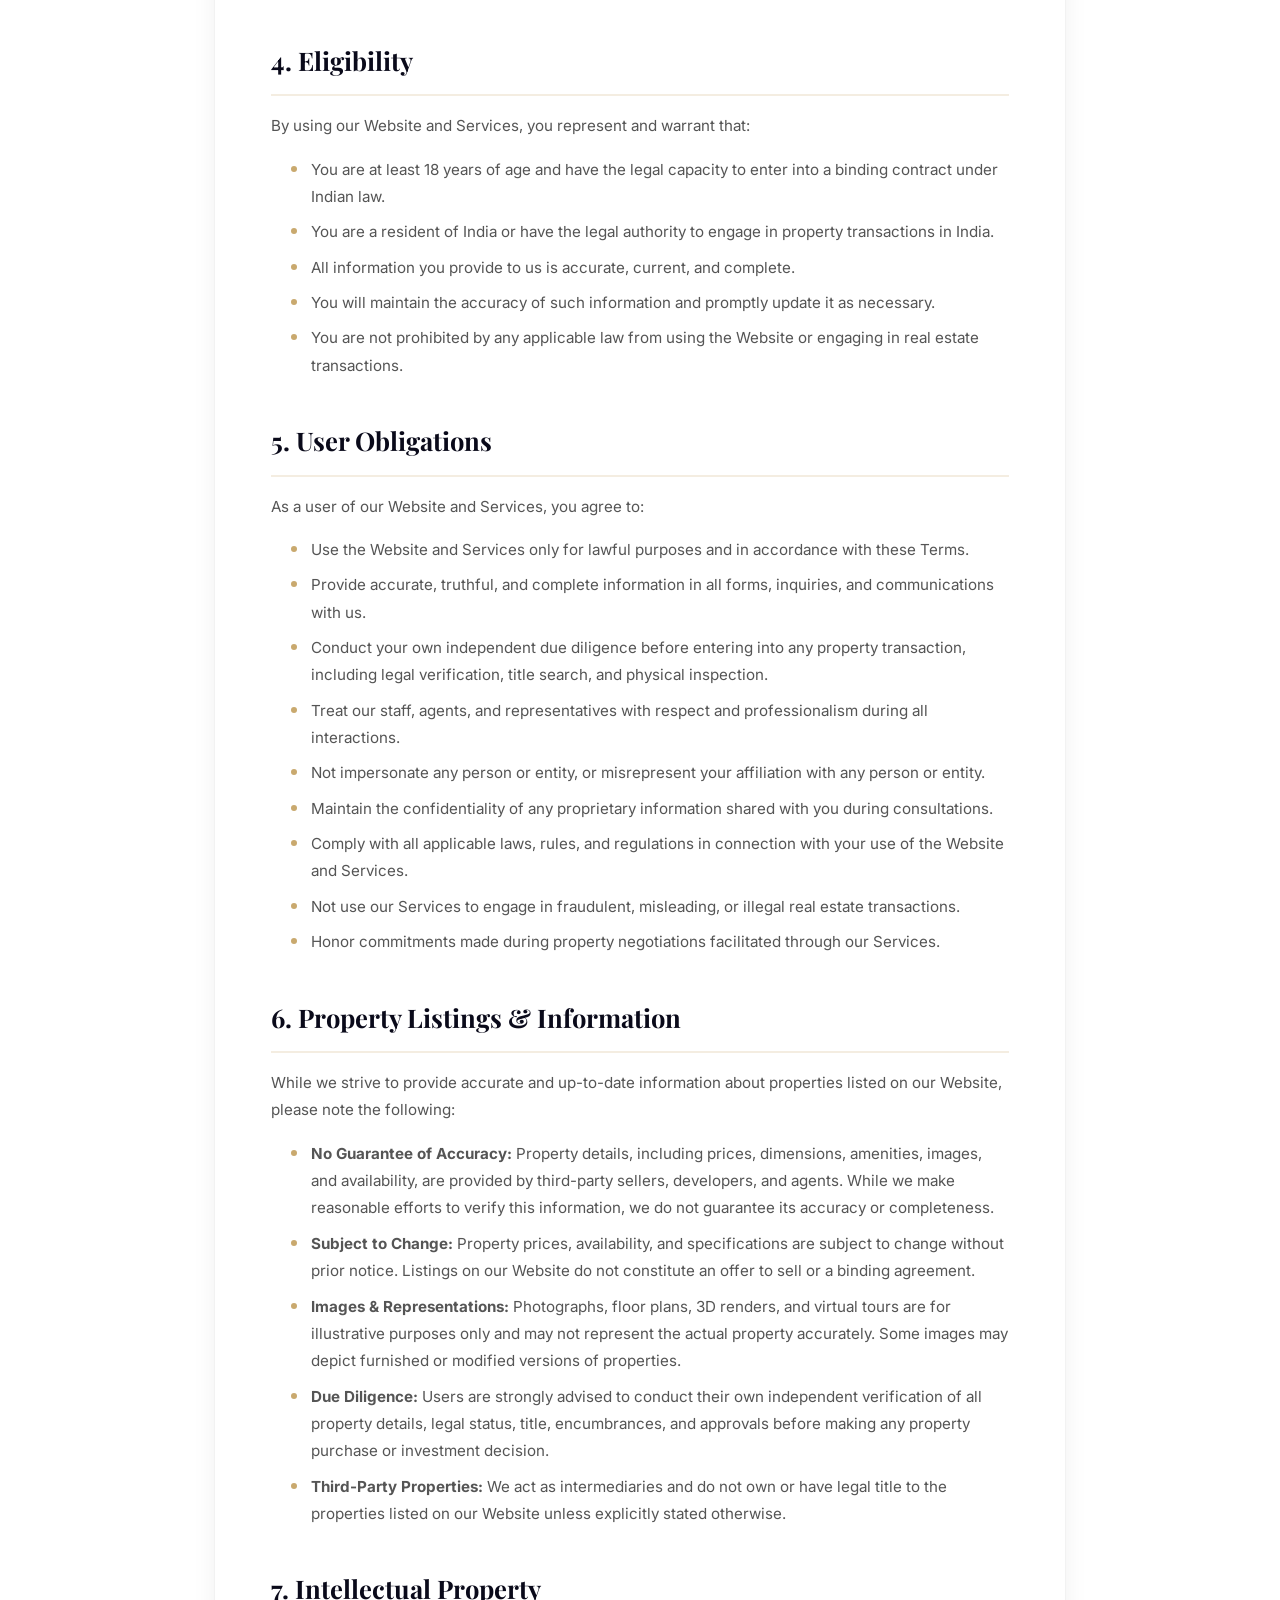
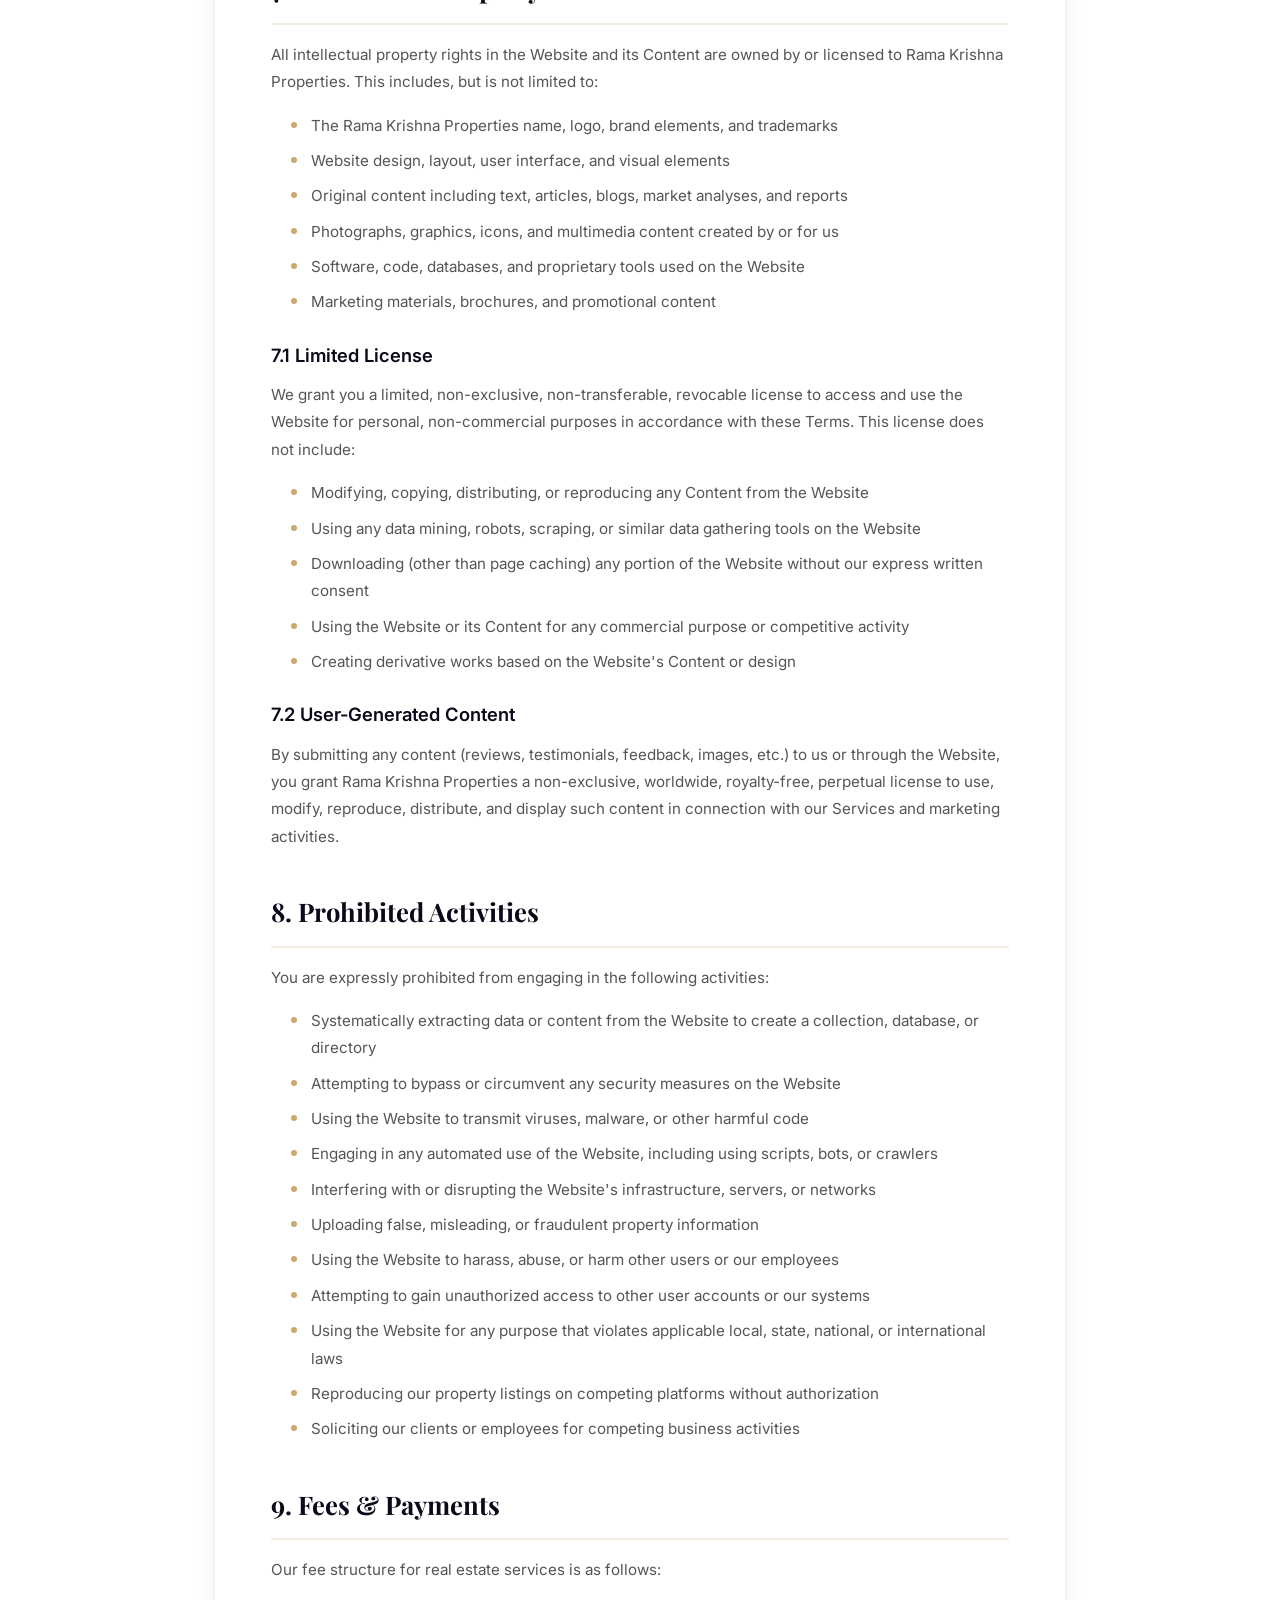
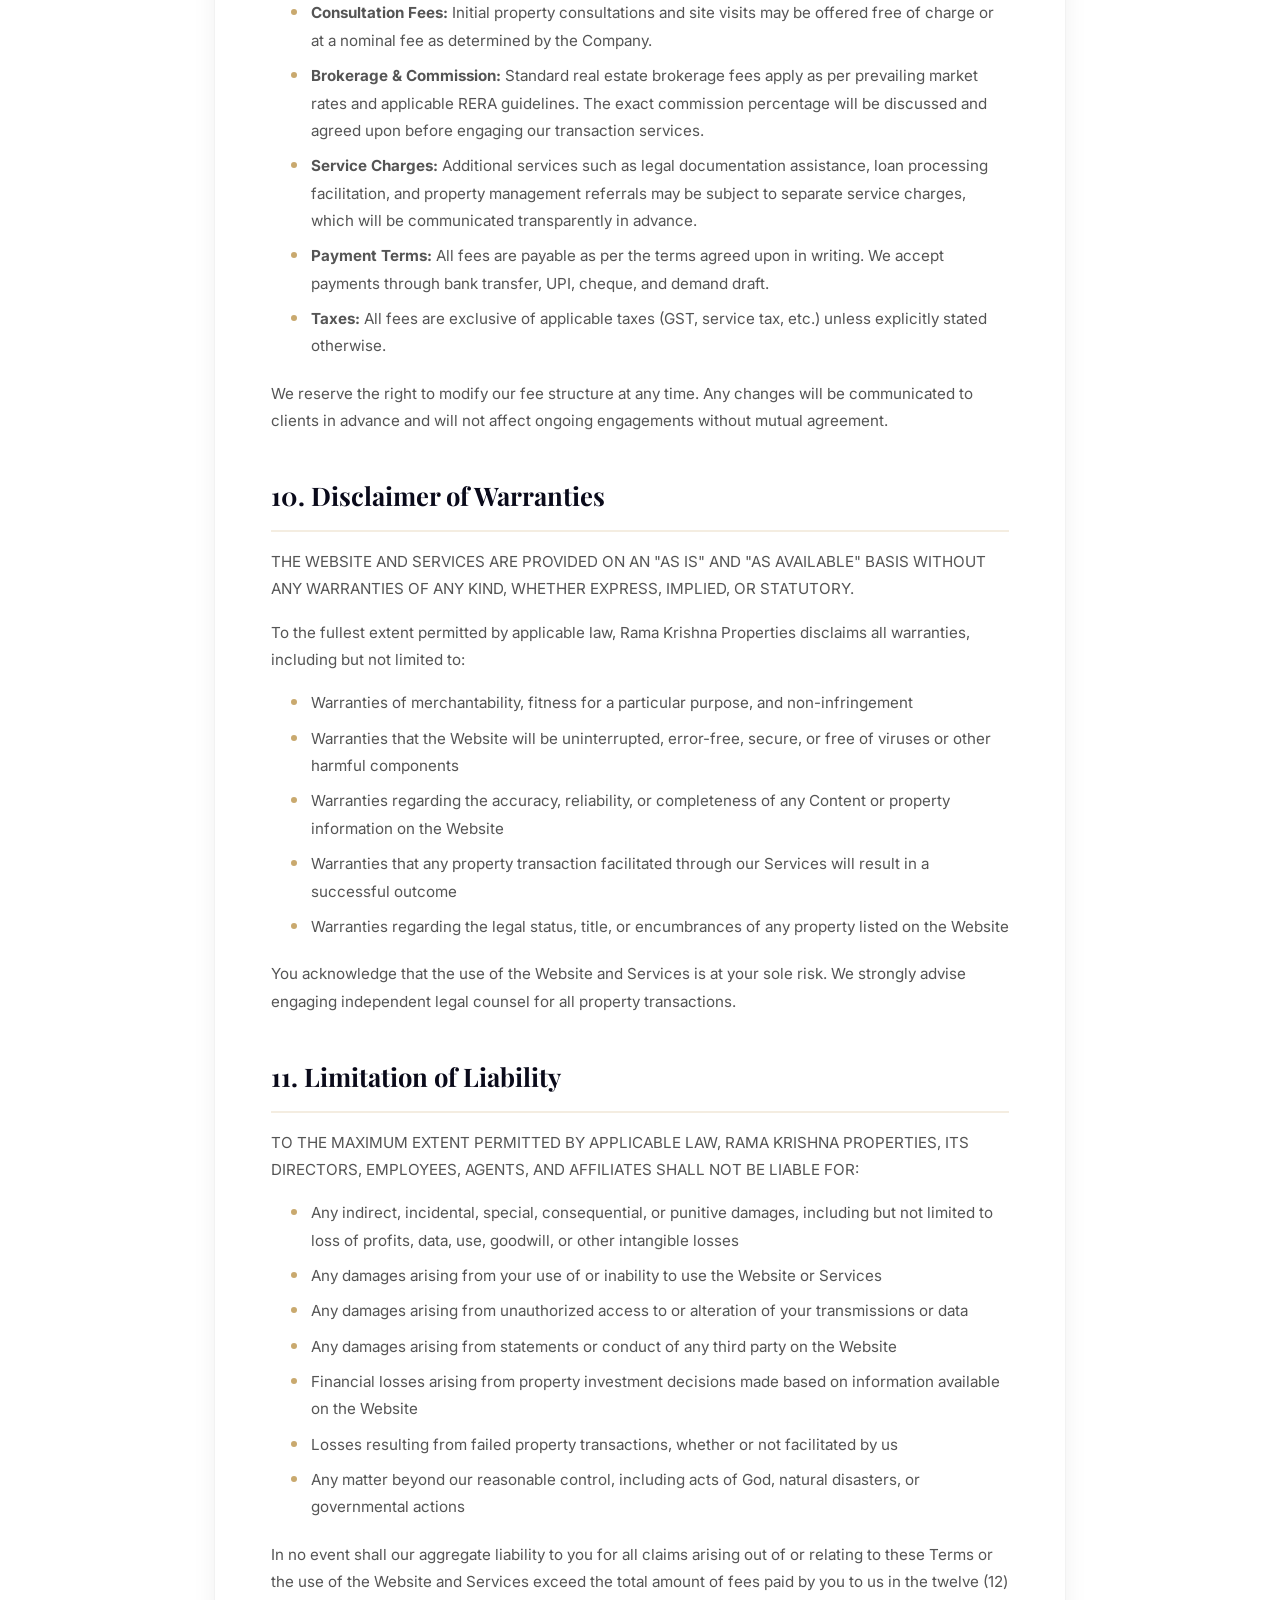
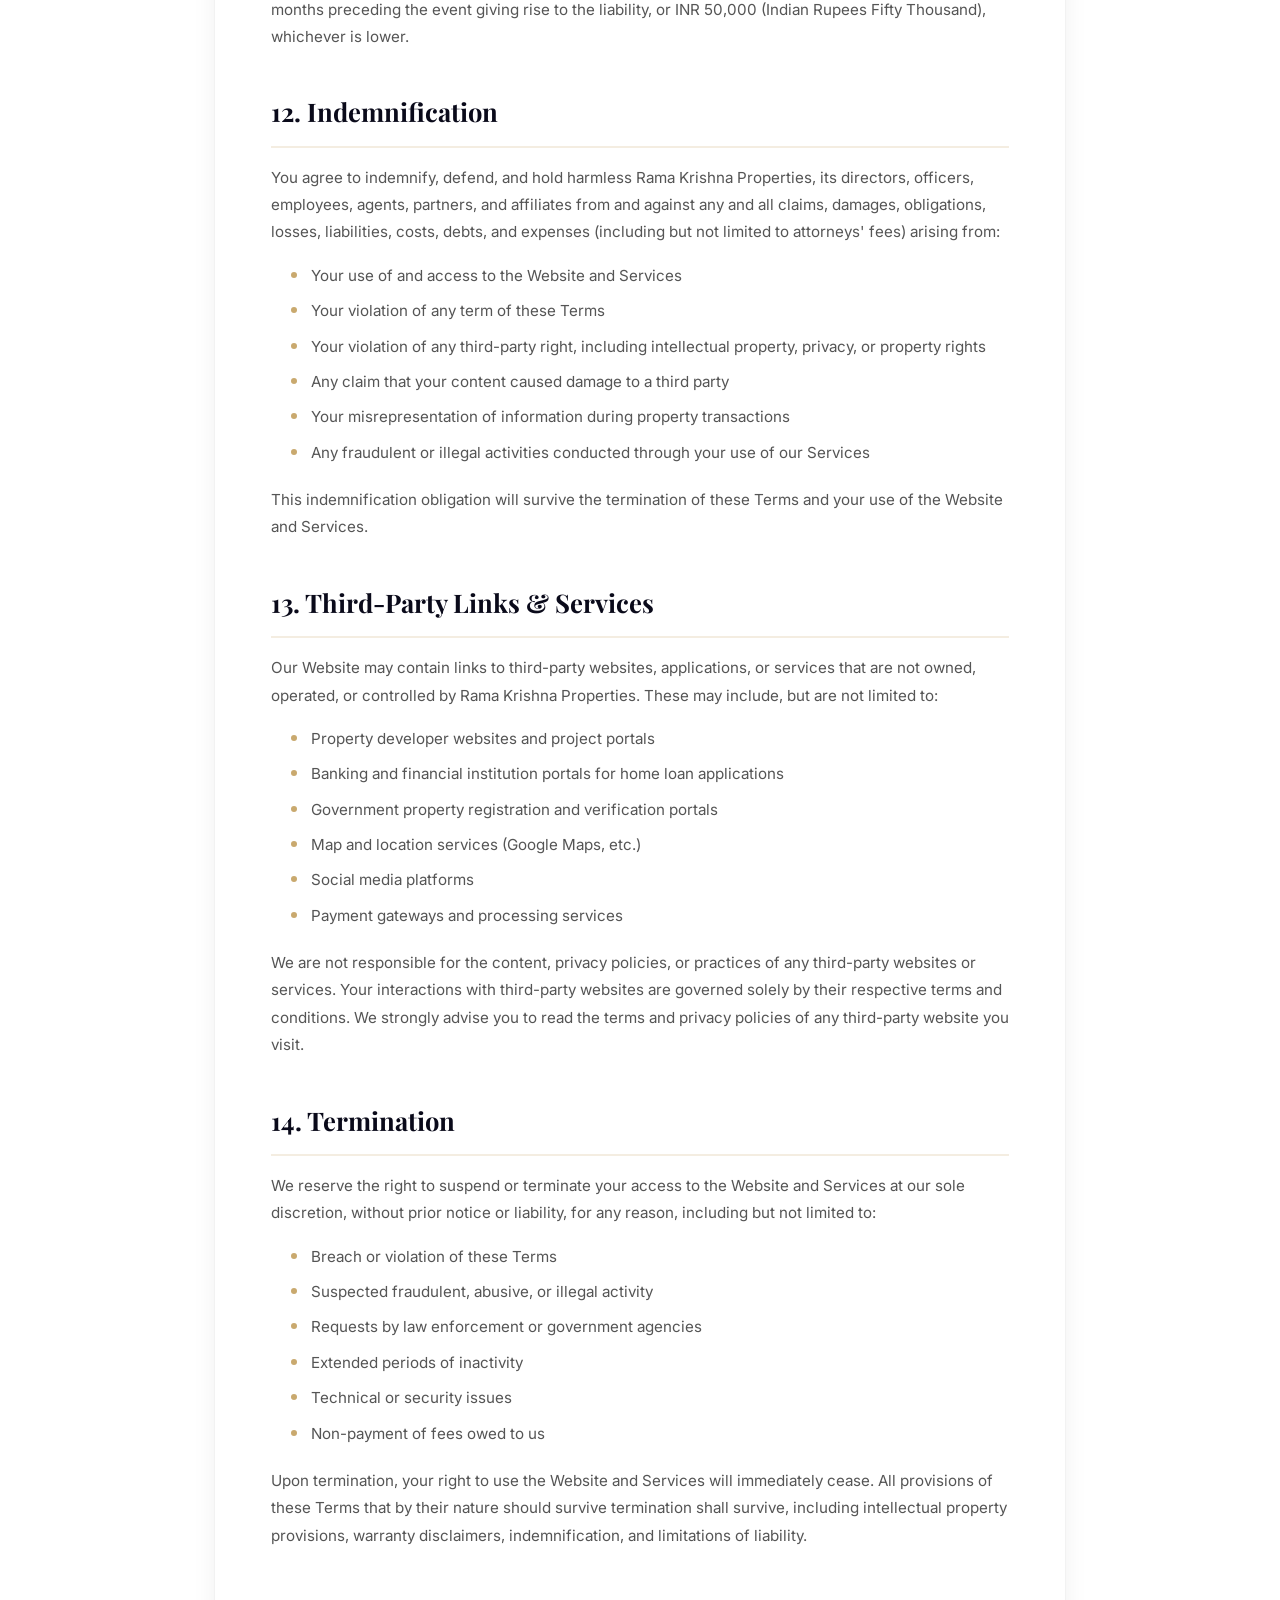
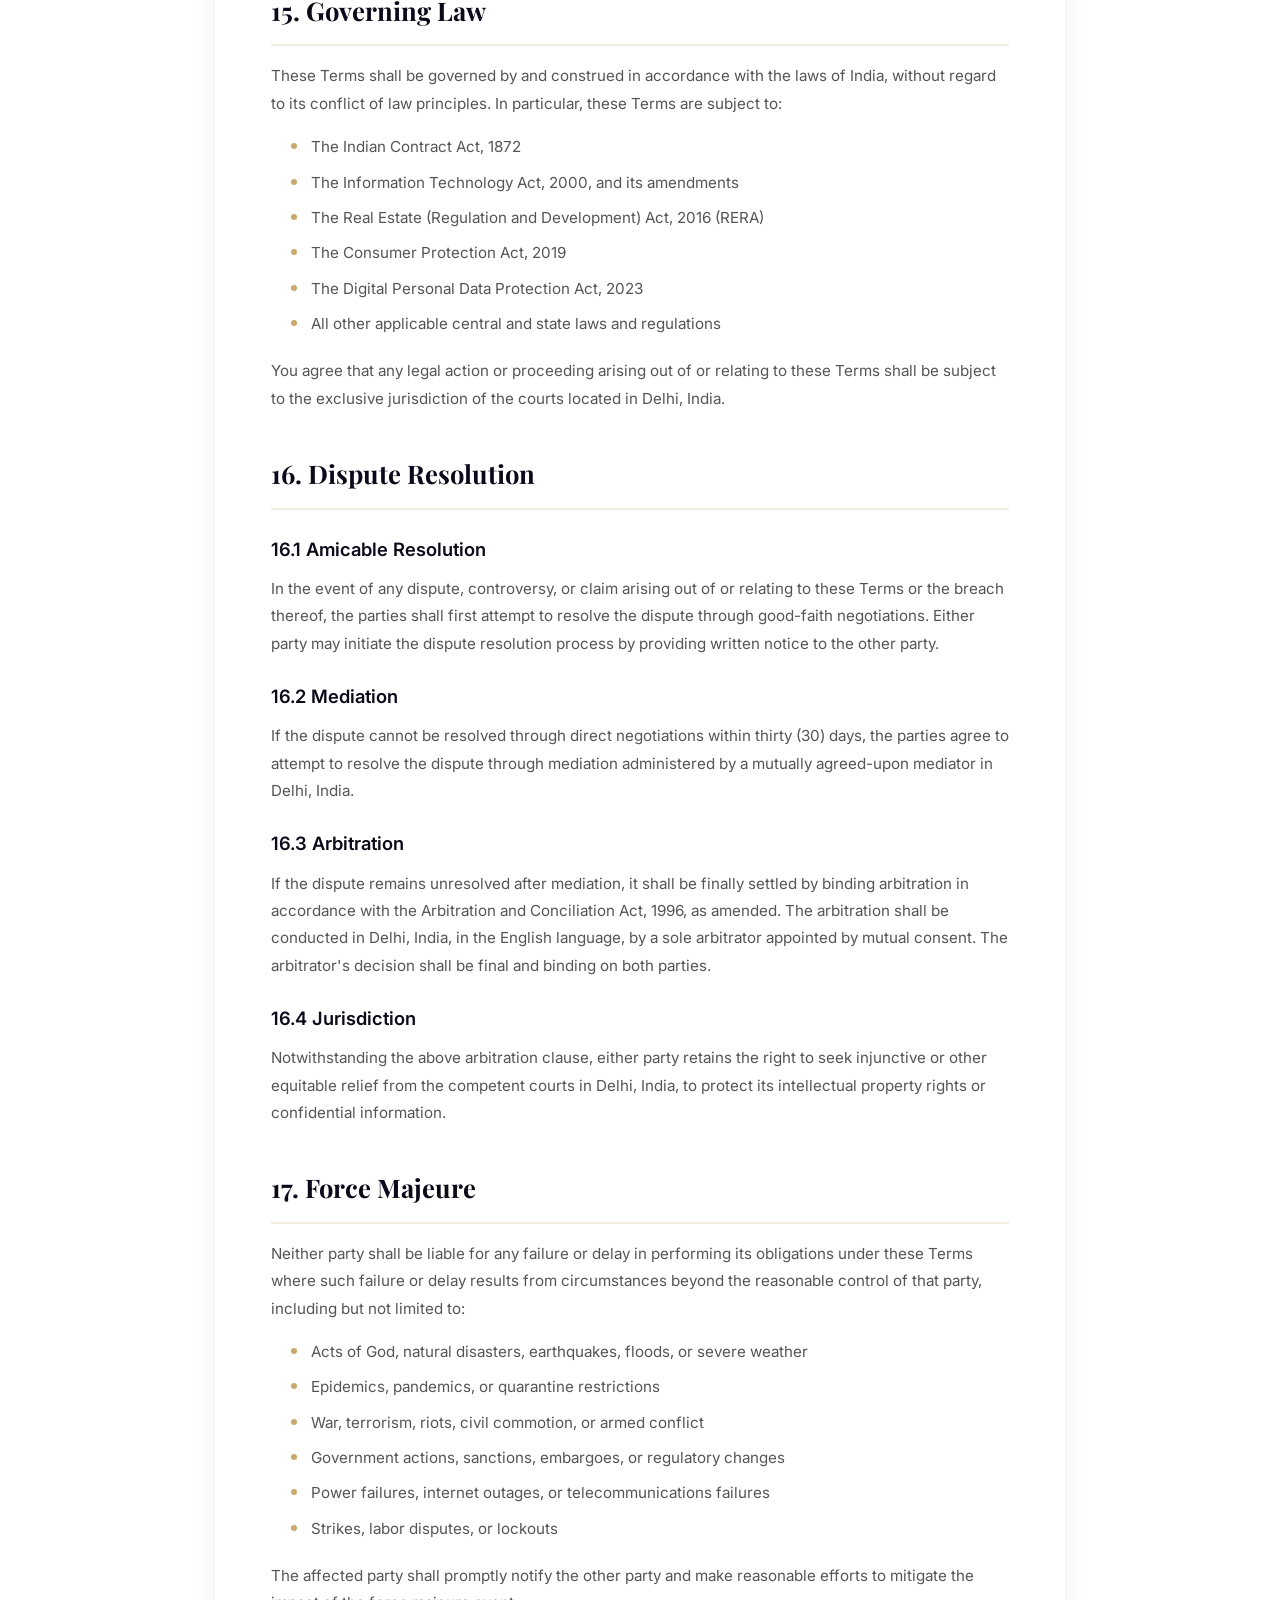
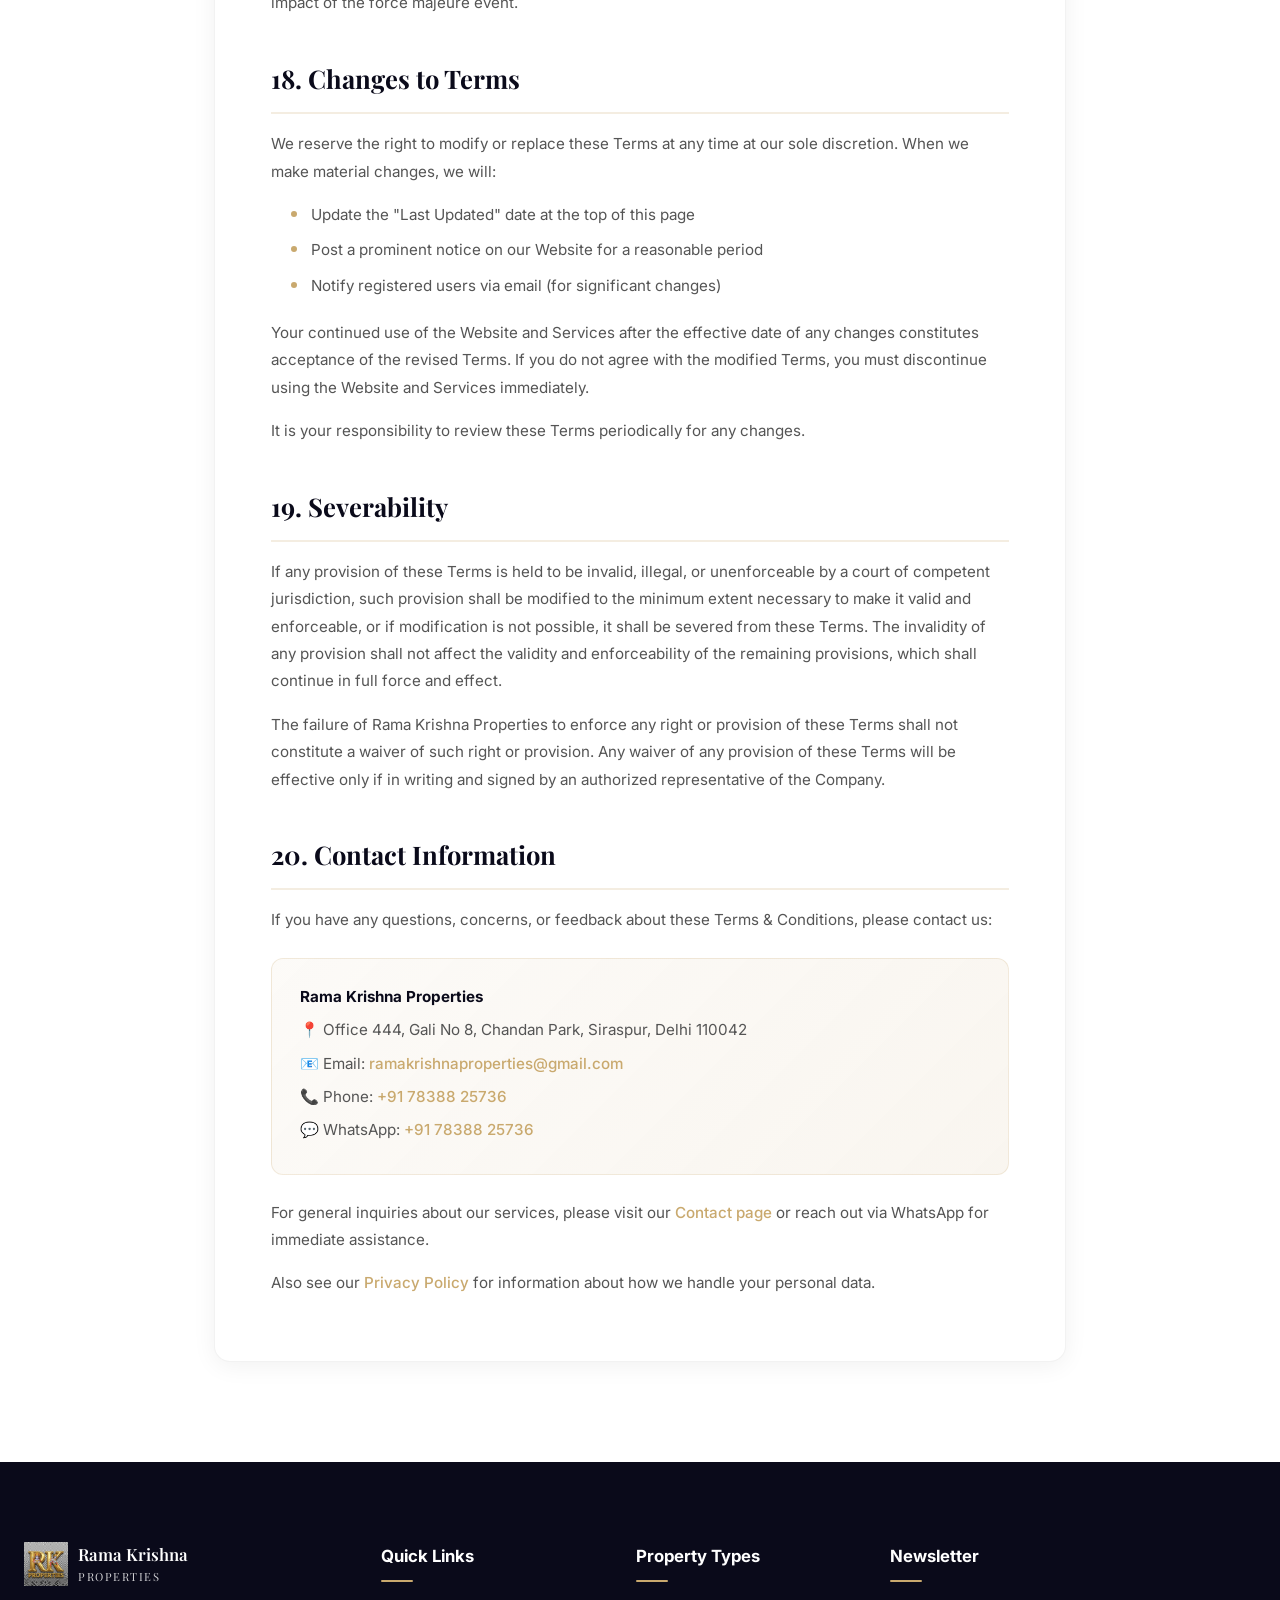
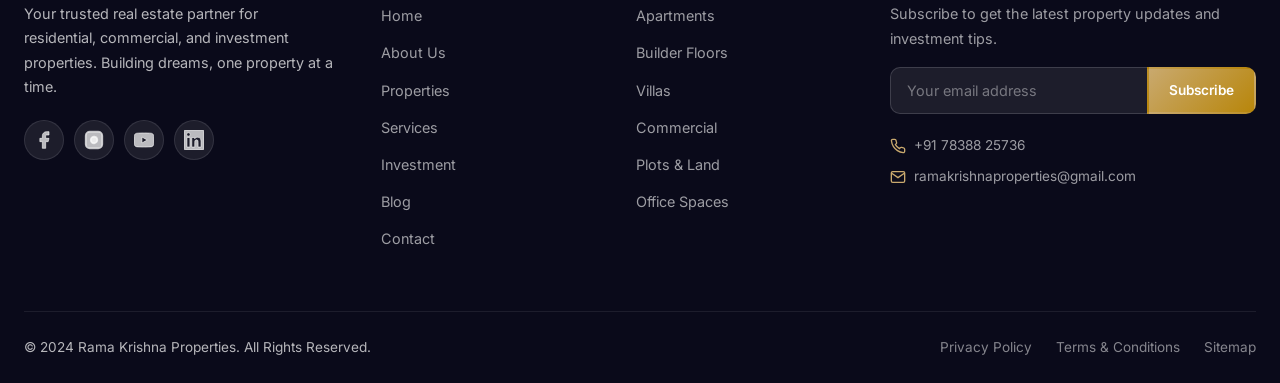
<file: terms.html>
<!DOCTYPE html>
<html lang="en">
<head>
    <meta charset="UTF-8">
    <meta name="viewport" content="width=device-width, initial-scale=1.0">
    <meta name="description" content="Terms and Conditions for Rama Krishna Properties. Read our terms of service, user obligations, intellectual property rights, and legal agreements.">
    <meta name="keywords" content="terms and conditions, terms of service, user agreement, Rama Krishna Properties, real estate terms, legal">
    <meta name="author" content="Rama Krishna Properties">
    <meta name="robots" content="index, follow">

    <!-- Open Graph -->
    <meta property="og:title" content="Terms & Conditions | Rama Krishna Properties">
    <meta property="og:description" content="Read the Terms and Conditions governing the use of Rama Krishna Properties website and services.">
    <meta property="og:type" content="website">
    <meta property="og:url" content="https://ramakrishnaproperties.com/terms.html">

    <title>Terms & Conditions | Rama Krishna Properties</title>

    <!-- Google Fonts -->
    <link rel="preconnect" href="https://fonts.googleapis.com">
    <link rel="preconnect" href="https://fonts.gstatic.com" crossorigin>
    <link href="https://fonts.googleapis.com/css2?family=Inter:wght@300;400;500;600;700;800;900&family=Playfair+Display:ital,wght@0,400;0,500;0,600;0,700;1,400;1,500&display=swap" rel="stylesheet">

    <!-- Stylesheet -->
    <link rel="stylesheet" href="styles.css">

    <style>
        /* Page-specific styles for legal pages */
        .legal-hero {
            padding: 160px 0 80px;
            background: linear-gradient(135deg, var(--dark) 0%, #0a1628 50%, var(--dark) 100%);
            position: relative;
            overflow: hidden;
            text-align: center;
        }
        .legal-hero::before {
            content: '';
            position: absolute;
            top: 0;
            left: 0;
            right: 0;
            bottom: 0;
            background: radial-gradient(ellipse at 30% 50%, rgba(199, 163, 105, 0.08) 0%, transparent 60%),
                        radial-gradient(ellipse at 70% 30%, rgba(199, 163, 105, 0.05) 0%, transparent 50%);
            pointer-events: none;
        }
        .legal-hero .container {
            position: relative;
            z-index: 1;
        }
        .legal-hero-badge {
            display: inline-flex;
            align-items: center;
            gap: 8px;
            background: rgba(199, 163, 105, 0.1);
            border: 1px solid rgba(199, 163, 105, 0.25);
            padding: 8px 20px;
            border-radius: 50px;
            font-size: 0.85rem;
            color: var(--gold);
            margin-bottom: 24px;
            font-weight: 500;
            letter-spacing: 0.5px;
        }
        .legal-hero-badge svg {
            flex-shrink: 0;
        }
        .legal-hero h1 {
            font-family: 'Playfair Display', serif;
            font-size: clamp(2rem, 5vw, 3.5rem);
            font-weight: 700;
            color: #fff;
            margin-bottom: 16px;
            line-height: 1.2;
        }
        .legal-hero p {
            font-size: 1.1rem;
            color: rgba(255, 255, 255, 0.6);
            max-width: 600px;
            margin: 0 auto;
        }
        .legal-breadcrumb {
            margin-top: 24px;
            display: flex;
            align-items: center;
            justify-content: center;
            gap: 8px;
            font-size: 0.9rem;
        }
        .legal-breadcrumb a {
            color: rgba(255, 255, 255, 0.5);
            text-decoration: none;
            transition: color 0.3s;
        }
        .legal-breadcrumb a:hover {
            color: var(--gold);
        }
        .legal-breadcrumb span {
            color: rgba(255, 255, 255, 0.3);
        }
        .legal-breadcrumb .current {
            color: var(--gold);
        }

        .legal-content {
            padding: 80px 0 100px;
            background: var(--light);
        }
        .legal-content .container {
            max-width: 900px;
        }
        .legal-card {
            background: #fff;
            border-radius: 16px;
            padding: 48px 56px;
            box-shadow: 0 4px 24px rgba(0, 0, 0, 0.06);
            border: 1px solid rgba(0, 0, 0, 0.05);
        }
        .legal-last-updated {
            display: inline-flex;
            align-items: center;
            gap: 8px;
            background: rgba(199, 163, 105, 0.08);
            border: 1px solid rgba(199, 163, 105, 0.2);
            padding: 8px 16px;
            border-radius: 8px;
            font-size: 0.85rem;
            color: var(--gold);
            margin-bottom: 32px;
            font-weight: 500;
        }
        .legal-card h2 {
            font-family: 'Playfair Display', serif;
            font-size: 1.6rem;
            font-weight: 700;
            color: var(--dark);
            margin: 40px 0 16px;
            padding-bottom: 12px;
            border-bottom: 2px solid rgba(199, 163, 105, 0.2);
        }
        .legal-card h2:first-of-type {
            margin-top: 0;
        }
        .legal-card h3 {
            font-family: 'Inter', sans-serif;
            font-size: 1.15rem;
            font-weight: 600;
            color: var(--dark);
            margin: 24px 0 10px;
        }
        .legal-card p {
            font-size: 0.95rem;
            line-height: 1.8;
            color: #555;
            margin-bottom: 16px;
        }
        .legal-card ul, .legal-card ol {
            margin: 12px 0 20px 20px;
            padding: 0;
        }
        .legal-card li {
            font-size: 0.95rem;
            line-height: 1.8;
            color: #555;
            margin-bottom: 8px;
            position: relative;
        }
        .legal-card ul li {
            list-style: none;
            padding-left: 20px;
        }
        .legal-card ul li::before {
            content: '';
            position: absolute;
            left: 0;
            top: 10px;
            width: 6px;
            height: 6px;
            border-radius: 50%;
            background: var(--gold);
        }
        .legal-card a {
            color: var(--gold);
            text-decoration: none;
            font-weight: 500;
            transition: opacity 0.3s;
        }
        .legal-card a:hover {
            opacity: 0.8;
            text-decoration: underline;
        }
        .legal-card .contact-box {
            background: linear-gradient(135deg, rgba(199, 163, 105, 0.05) 0%, rgba(199, 163, 105, 0.1) 100%);
            border: 1px solid rgba(199, 163, 105, 0.2);
            border-radius: 12px;
            padding: 24px 28px;
            margin-top: 24px;
        }
        .legal-card .contact-box p {
            margin-bottom: 6px;
        }
        .legal-card .contact-box strong {
            color: var(--dark);
        }
        .legal-toc {
            background: rgba(199, 163, 105, 0.05);
            border: 1px solid rgba(199, 163, 105, 0.15);
            border-radius: 12px;
            padding: 24px 28px;
            margin-bottom: 36px;
        }
        .legal-toc h3 {
            font-size: 1rem;
            font-weight: 600;
            color: var(--dark);
            margin: 0 0 12px;
        }
        .legal-toc ol {
            margin: 0;
            padding-left: 20px;
        }
        .legal-toc li {
            font-size: 0.9rem;
            margin-bottom: 6px;
        }
        .legal-toc a {
            color: #555;
            text-decoration: none;
            transition: color 0.3s;
        }
        .legal-toc a:hover {
            color: var(--gold);
        }
        .legal-card .highlight-box {
            background: rgba(199, 163, 105, 0.06);
            border-left: 4px solid var(--gold);
            padding: 16px 20px;
            border-radius: 0 8px 8px 0;
            margin: 20px 0;
        }
        .legal-card .highlight-box p {
            margin-bottom: 0;
            font-style: italic;
        }

        @media (max-width: 768px) {
            .legal-hero {
                padding: 130px 0 60px;
            }
            .legal-card {
                padding: 28px 24px;
            }
            .legal-card h2 {
                font-size: 1.3rem;
            }
        }
    </style>
</head>
<body>
    <!-- Navigation -->
    <nav class="navbar" id="navbar">
        <div class="container">
            <a href="index.html" class="navbar-logo">
                <img src="assets/images/rk-logo.png" alt="Rama Krishna Properties Logo" style="height:44px;">
                <span class="logo-text">Rama Krishna<br><small>Properties</small></span>
            </a>
            <ul class="nav-links" id="navLinks">
                <li><a href="index.html#hero" class="nav-link">Home</a></li>
                <li><a href="index.html#about" class="nav-link">About</a></li>
                <li><a href="index.html#featured" class="nav-link">Properties</a></li>
                <li><a href="index.html#services" class="nav-link">Services</a></li>
                <li><a href="index.html#tools" class="nav-link">Tools</a></li>
                <li><a href="index.html#investment" class="nav-link">Investment</a></li>
                <li><a href="index.html#blog" class="nav-link">Blog</a></li>
                <li><a href="index.html#faq" class="nav-link">FAQ</a></li>
                <li><a href="index.html#contact" class="nav-link">Contact</a></li>
            </ul>
            <div class="nav-actions">
                <a href="tel:+917838825736" class="nav-phone">
                    <svg width="18" height="18" viewBox="0 0 24 24" fill="none" stroke="currentColor" stroke-width="2" stroke-linecap="round" stroke-linejoin="round"><path d="M22 16.92v3a2 2 0 0 1-2.18 2 19.79 19.79 0 0 1-8.63-3.07 19.5 19.5 0 0 1-6-6 19.79 19.79 0 0 1-3.07-8.67A2 2 0 0 1 4.11 2h3a2 2 0 0 1 2 1.72 12.84 12.84 0 0 0 .7 2.81 2 2 0 0 1-.45 2.11L8.09 9.91a16 16 0 0 0 6 6l1.27-1.27a2 2 0 0 1 2.11-.45 12.84 12.84 0 0 0 2.81.7A2 2 0 0 1 22 16.92z"></path></svg>
                    <span>+91 78388 25736</span>
                </a>
                <a href="index.html#lead-gen" class="btn btn-primary nav-cta">Free Consultation</a>
            </div>
            <button class="hamburger" id="hamburger" aria-label="Toggle navigation menu">
                <span></span>
                <span></span>
                <span></span>
            </button>
        </div>
    </nav>

    <!-- Mobile Menu -->
    <div class="mobile-menu" id="mobileMenu">
        <ul class="mobile-nav-links">
            <li><a href="index.html#hero" class="mobile-link">Home</a></li>
            <li><a href="index.html#about" class="mobile-link">About</a></li>
            <li><a href="index.html#featured" class="mobile-link">Properties</a></li>
            <li><a href="index.html#services" class="mobile-link">Services</a></li>
            <li><a href="index.html#tools" class="mobile-link">Tools</a></li>
            <li><a href="index.html#investment" class="mobile-link">Investment</a></li>
            <li><a href="index.html#blog" class="mobile-link">Blog</a></li>
            <li><a href="index.html#faq" class="mobile-link">FAQ</a></li>
            <li><a href="index.html#contact" class="mobile-link">Contact</a></li>
        </ul>
        <div class="mobile-menu-footer">
            <a href="tel:+917838825736" class="btn btn-primary" style="width:100%;text-align:center;">
                Call Now: +91 78388 25736
            </a>
            <a href="index.html#lead-gen" class="btn btn-secondary" style="width:100%;text-align:center;margin-top:12px;">
                Free Consultation
            </a>
        </div>
    </div>

    <!-- ==================== HERO BANNER ==================== -->
    <section class="legal-hero">
        <div class="container">
            <div class="legal-hero-badge">
                <svg width="16" height="16" viewBox="0 0 24 24" fill="none" stroke="currentColor" stroke-width="2"><path d="M14 2H6a2 2 0 0 0-2 2v16a2 2 0 0 0 2 2h12a2 2 0 0 0 2-2V8z"></path><polyline points="14 2 14 8 20 8"></polyline><line x1="16" y1="13" x2="8" y2="13"></line><line x1="16" y1="17" x2="8" y2="17"></line></svg>
                Legal Agreement
            </div>
            <h1>Terms & Conditions</h1>
            <p>Please read these terms carefully before using our website and services. By accessing our platform, you agree to these terms.</p>
            <div class="legal-breadcrumb">
                <a href="index.html">Home</a>
                <span>›</span>
                <span class="current">Terms & Conditions</span>
            </div>
        </div>
    </section>

    <!-- ==================== TERMS CONTENT ==================== -->
    <section class="legal-content">
        <div class="container">
            <div class="legal-card">
                <div class="legal-last-updated">
                    <svg width="14" height="14" viewBox="0 0 24 24" fill="none" stroke="currentColor" stroke-width="2"><circle cx="12" cy="12" r="10"></circle><polyline points="12 6 12 12 16 14"></polyline></svg>
                    Last Updated: June 1, 2026
                </div>

                <div class="legal-toc">
                    <h3>Table of Contents</h3>
                    <ol>
                        <li><a href="#tc-acceptance">Acceptance of Terms</a></li>
                        <li><a href="#tc-definitions">Definitions</a></li>
                        <li><a href="#tc-services">Description of Services</a></li>
                        <li><a href="#tc-eligibility">Eligibility</a></li>
                        <li><a href="#tc-user-obligations">User Obligations</a></li>
                        <li><a href="#tc-property-listings">Property Listings & Information</a></li>
                        <li><a href="#tc-ip">Intellectual Property</a></li>
                        <li><a href="#tc-prohibited">Prohibited Activities</a></li>
                        <li><a href="#tc-fees">Fees & Payments</a></li>
                        <li><a href="#tc-disclaimer">Disclaimer of Warranties</a></li>
                        <li><a href="#tc-liability">Limitation of Liability</a></li>
                        <li><a href="#tc-indemnification">Indemnification</a></li>
                        <li><a href="#tc-third-party">Third-Party Links & Services</a></li>
                        <li><a href="#tc-termination">Termination</a></li>
                        <li><a href="#tc-governing">Governing Law</a></li>
                        <li><a href="#tc-dispute">Dispute Resolution</a></li>
                        <li><a href="#tc-force-majeure">Force Majeure</a></li>
                        <li><a href="#tc-changes">Changes to Terms</a></li>
                        <li><a href="#tc-severability">Severability</a></li>
                        <li><a href="#tc-contact">Contact Information</a></li>
                    </ol>
                </div>

                <div class="highlight-box">
                    <p><strong>Important:</strong> These Terms & Conditions constitute a legally binding agreement between you and Rama Krishna Properties. Please read them carefully before using our Website or engaging our services.</p>
                </div>

                <!-- 1. Acceptance of Terms -->
                <h2 id="tc-acceptance">1. Acceptance of Terms</h2>
                <p>By accessing, browsing, or using the Rama Krishna Properties website ("Website") located at <strong>ramakrishnaproperties.com</strong>, or by engaging our real estate services, you ("User," "you," or "your") acknowledge that you have read, understood, and agree to be bound by these Terms & Conditions ("Terms"), along with our <a href="privacy-policy.html">Privacy Policy</a>, which is incorporated herein by reference.</p>
                <p>If you do not agree to all of these Terms, you must immediately discontinue use of the Website and services. Your continued use of the Website following the posting of any changes to these Terms constitutes acceptance of those changes.</p>
                <p>These Terms apply to all visitors, users, and others who access or use the Website and services, including but not limited to buyers, sellers, renters, landlords, investors, and property seekers.</p>

                <!-- 2. Definitions -->
                <h2 id="tc-definitions">2. Definitions</h2>
                <p>For the purposes of these Terms:</p>
                <ul>
                    <li><strong>"Company"</strong> (also referred to as "we," "us," or "our") means Rama Krishna Properties, with its registered office at Office 444, Gali No 8, Chandan Park, Siraspur, Delhi 110042, India.</li>
                    <li><strong>"Website"</strong> refers to the web platform accessible at ramakrishnaproperties.com and all associated subdomains and pages.</li>
                    <li><strong>"Services"</strong> means all real estate advisory, brokerage, consultation, property listing, and related services provided by the Company through the Website or otherwise.</li>
                    <li><strong>"User"</strong> means any individual or entity that accesses, browses, or uses the Website or Services.</li>
                    <li><strong>"Content"</strong> means all text, images, photographs, graphics, videos, designs, data, software, and any other material displayed on or available through the Website.</li>
                    <li><strong>"Property"</strong> refers to any real estate, land, building, flat, apartment, villa, plot, or commercial space listed on or referred through our Services.</li>
                    <li><strong>"Personal Data"</strong> has the meaning ascribed to it in our Privacy Policy.</li>
                </ul>

                <!-- 3. Description of Services -->
                <h2 id="tc-services">3. Description of Services</h2>
                <p>Rama Krishna Properties provides real estate advisory and brokerage services, including but not limited to:</p>
                <ul>
                    <li><strong>Property Search & Matching:</strong> Helping users find residential, commercial, and investment properties that match their requirements and budget.</li>
                    <li><strong>Property Listing:</strong> Showcasing available properties for sale, purchase, rent, and lease on our Website.</li>
                    <li><strong>Expert Consultation:</strong> Providing professional real estate advice, market analysis, property valuation, and investment guidance.</li>
                    <li><strong>Transaction Facilitation:</strong> Assisting in negotiations, documentation, legal verification, and completion of property transactions.</li>
                    <li><strong>Home Loan Assistance:</strong> Facilitating home loan applications through our partner banks and financial institutions.</li>
                    <li><strong>Legal & Documentation Support:</strong> Assisting with property verification, agreement drafting, registration, and compliance.</li>
                    <li><strong>Post-Sale Services:</strong> Providing after-sales support including mutation assistance, utility transfers, and property management referrals.</li>
                </ul>
                <p>The Company acts as a real estate advisor and intermediary. We do not own, manage, or guarantee any property listed on our Website unless explicitly stated otherwise. All property transactions are subject to independent verification and due diligence by the parties involved.</p>

                <!-- 4. Eligibility -->
                <h2 id="tc-eligibility">4. Eligibility</h2>
                <p>By using our Website and Services, you represent and warrant that:</p>
                <ul>
                    <li>You are at least 18 years of age and have the legal capacity to enter into a binding contract under Indian law.</li>
                    <li>You are a resident of India or have the legal authority to engage in property transactions in India.</li>
                    <li>All information you provide to us is accurate, current, and complete.</li>
                    <li>You will maintain the accuracy of such information and promptly update it as necessary.</li>
                    <li>You are not prohibited by any applicable law from using the Website or engaging in real estate transactions.</li>
                </ul>

                <!-- 5. User Obligations -->
                <h2 id="tc-user-obligations">5. User Obligations</h2>
                <p>As a user of our Website and Services, you agree to:</p>
                <ul>
                    <li>Use the Website and Services only for lawful purposes and in accordance with these Terms.</li>
                    <li>Provide accurate, truthful, and complete information in all forms, inquiries, and communications with us.</li>
                    <li>Conduct your own independent due diligence before entering into any property transaction, including legal verification, title search, and physical inspection.</li>
                    <li>Treat our staff, agents, and representatives with respect and professionalism during all interactions.</li>
                    <li>Not impersonate any person or entity, or misrepresent your affiliation with any person or entity.</li>
                    <li>Maintain the confidentiality of any proprietary information shared with you during consultations.</li>
                    <li>Comply with all applicable laws, rules, and regulations in connection with your use of the Website and Services.</li>
                    <li>Not use our Services to engage in fraudulent, misleading, or illegal real estate transactions.</li>
                    <li>Honor commitments made during property negotiations facilitated through our Services.</li>
                </ul>

                <!-- 6. Property Listings & Information -->
                <h2 id="tc-property-listings">6. Property Listings & Information</h2>
                <p>While we strive to provide accurate and up-to-date information about properties listed on our Website, please note the following:</p>
                <ul>
                    <li><strong>No Guarantee of Accuracy:</strong> Property details, including prices, dimensions, amenities, images, and availability, are provided by third-party sellers, developers, and agents. While we make reasonable efforts to verify this information, we do not guarantee its accuracy or completeness.</li>
                    <li><strong>Subject to Change:</strong> Property prices, availability, and specifications are subject to change without prior notice. Listings on our Website do not constitute an offer to sell or a binding agreement.</li>
                    <li><strong>Images & Representations:</strong> Photographs, floor plans, 3D renders, and virtual tours are for illustrative purposes only and may not represent the actual property accurately. Some images may depict furnished or modified versions of properties.</li>
                    <li><strong>Due Diligence:</strong> Users are strongly advised to conduct their own independent verification of all property details, legal status, title, encumbrances, and approvals before making any property purchase or investment decision.</li>
                    <li><strong>Third-Party Properties:</strong> We act as intermediaries and do not own or have legal title to the properties listed on our Website unless explicitly stated otherwise.</li>
                </ul>

                <!-- 7. Intellectual Property -->
                <h2 id="tc-ip">7. Intellectual Property</h2>
                <p>All intellectual property rights in the Website and its Content are owned by or licensed to Rama Krishna Properties. This includes, but is not limited to:</p>
                <ul>
                    <li>The Rama Krishna Properties name, logo, brand elements, and trademarks</li>
                    <li>Website design, layout, user interface, and visual elements</li>
                    <li>Original content including text, articles, blogs, market analyses, and reports</li>
                    <li>Photographs, graphics, icons, and multimedia content created by or for us</li>
                    <li>Software, code, databases, and proprietary tools used on the Website</li>
                    <li>Marketing materials, brochures, and promotional content</li>
                </ul>

                <h3>7.1 Limited License</h3>
                <p>We grant you a limited, non-exclusive, non-transferable, revocable license to access and use the Website for personal, non-commercial purposes in accordance with these Terms. This license does not include:</p>
                <ul>
                    <li>Modifying, copying, distributing, or reproducing any Content from the Website</li>
                    <li>Using any data mining, robots, scraping, or similar data gathering tools on the Website</li>
                    <li>Downloading (other than page caching) any portion of the Website without our express written consent</li>
                    <li>Using the Website or its Content for any commercial purpose or competitive activity</li>
                    <li>Creating derivative works based on the Website's Content or design</li>
                </ul>

                <h3>7.2 User-Generated Content</h3>
                <p>By submitting any content (reviews, testimonials, feedback, images, etc.) to us or through the Website, you grant Rama Krishna Properties a non-exclusive, worldwide, royalty-free, perpetual license to use, modify, reproduce, distribute, and display such content in connection with our Services and marketing activities.</p>

                <!-- 8. Prohibited Activities -->
                <h2 id="tc-prohibited">8. Prohibited Activities</h2>
                <p>You are expressly prohibited from engaging in the following activities:</p>
                <ul>
                    <li>Systematically extracting data or content from the Website to create a collection, database, or directory</li>
                    <li>Attempting to bypass or circumvent any security measures on the Website</li>
                    <li>Using the Website to transmit viruses, malware, or other harmful code</li>
                    <li>Engaging in any automated use of the Website, including using scripts, bots, or crawlers</li>
                    <li>Interfering with or disrupting the Website's infrastructure, servers, or networks</li>
                    <li>Uploading false, misleading, or fraudulent property information</li>
                    <li>Using the Website to harass, abuse, or harm other users or our employees</li>
                    <li>Attempting to gain unauthorized access to other user accounts or our systems</li>
                    <li>Using the Website for any purpose that violates applicable local, state, national, or international laws</li>
                    <li>Reproducing our property listings on competing platforms without authorization</li>
                    <li>Soliciting our clients or employees for competing business activities</li>
                </ul>

                <!-- 9. Fees & Payments -->
                <h2 id="tc-fees">9. Fees & Payments</h2>
                <p>Our fee structure for real estate services is as follows:</p>
                <ul>
                    <li><strong>Consultation Fees:</strong> Initial property consultations and site visits may be offered free of charge or at a nominal fee as determined by the Company.</li>
                    <li><strong>Brokerage & Commission:</strong> Standard real estate brokerage fees apply as per prevailing market rates and applicable RERA guidelines. The exact commission percentage will be discussed and agreed upon before engaging our transaction services.</li>
                    <li><strong>Service Charges:</strong> Additional services such as legal documentation assistance, loan processing facilitation, and property management referrals may be subject to separate service charges, which will be communicated transparently in advance.</li>
                    <li><strong>Payment Terms:</strong> All fees are payable as per the terms agreed upon in writing. We accept payments through bank transfer, UPI, cheque, and demand draft.</li>
                    <li><strong>Taxes:</strong> All fees are exclusive of applicable taxes (GST, service tax, etc.) unless explicitly stated otherwise.</li>
                </ul>
                <p>We reserve the right to modify our fee structure at any time. Any changes will be communicated to clients in advance and will not affect ongoing engagements without mutual agreement.</p>

                <!-- 10. Disclaimer of Warranties -->
                <h2 id="tc-disclaimer">10. Disclaimer of Warranties</h2>
                <p>THE WEBSITE AND SERVICES ARE PROVIDED ON AN "AS IS" AND "AS AVAILABLE" BASIS WITHOUT ANY WARRANTIES OF ANY KIND, WHETHER EXPRESS, IMPLIED, OR STATUTORY.</p>
                <p>To the fullest extent permitted by applicable law, Rama Krishna Properties disclaims all warranties, including but not limited to:</p>
                <ul>
                    <li>Warranties of merchantability, fitness for a particular purpose, and non-infringement</li>
                    <li>Warranties that the Website will be uninterrupted, error-free, secure, or free of viruses or other harmful components</li>
                    <li>Warranties regarding the accuracy, reliability, or completeness of any Content or property information on the Website</li>
                    <li>Warranties that any property transaction facilitated through our Services will result in a successful outcome</li>
                    <li>Warranties regarding the legal status, title, or encumbrances of any property listed on the Website</li>
                </ul>
                <p>You acknowledge that the use of the Website and Services is at your sole risk. We strongly advise engaging independent legal counsel for all property transactions.</p>

                <!-- 11. Limitation of Liability -->
                <h2 id="tc-liability">11. Limitation of Liability</h2>
                <p>TO THE MAXIMUM EXTENT PERMITTED BY APPLICABLE LAW, RAMA KRISHNA PROPERTIES, ITS DIRECTORS, EMPLOYEES, AGENTS, AND AFFILIATES SHALL NOT BE LIABLE FOR:</p>
                <ul>
                    <li>Any indirect, incidental, special, consequential, or punitive damages, including but not limited to loss of profits, data, use, goodwill, or other intangible losses</li>
                    <li>Any damages arising from your use of or inability to use the Website or Services</li>
                    <li>Any damages arising from unauthorized access to or alteration of your transmissions or data</li>
                    <li>Any damages arising from statements or conduct of any third party on the Website</li>
                    <li>Financial losses arising from property investment decisions made based on information available on the Website</li>
                    <li>Losses resulting from failed property transactions, whether or not facilitated by us</li>
                    <li>Any matter beyond our reasonable control, including acts of God, natural disasters, or governmental actions</li>
                </ul>
                <p>In no event shall our aggregate liability to you for all claims arising out of or relating to these Terms or the use of the Website and Services exceed the total amount of fees paid by you to us in the twelve (12) months preceding the event giving rise to the liability, or INR 50,000 (Indian Rupees Fifty Thousand), whichever is lower.</p>

                <!-- 12. Indemnification -->
                <h2 id="tc-indemnification">12. Indemnification</h2>
                <p>You agree to indemnify, defend, and hold harmless Rama Krishna Properties, its directors, officers, employees, agents, partners, and affiliates from and against any and all claims, damages, obligations, losses, liabilities, costs, debts, and expenses (including but not limited to attorneys' fees) arising from:</p>
                <ul>
                    <li>Your use of and access to the Website and Services</li>
                    <li>Your violation of any term of these Terms</li>
                    <li>Your violation of any third-party right, including intellectual property, privacy, or property rights</li>
                    <li>Any claim that your content caused damage to a third party</li>
                    <li>Your misrepresentation of information during property transactions</li>
                    <li>Any fraudulent or illegal activities conducted through your use of our Services</li>
                </ul>
                <p>This indemnification obligation will survive the termination of these Terms and your use of the Website and Services.</p>

                <!-- 13. Third-Party Links -->
                <h2 id="tc-third-party">13. Third-Party Links & Services</h2>
                <p>Our Website may contain links to third-party websites, applications, or services that are not owned, operated, or controlled by Rama Krishna Properties. These may include, but are not limited to:</p>
                <ul>
                    <li>Property developer websites and project portals</li>
                    <li>Banking and financial institution portals for home loan applications</li>
                    <li>Government property registration and verification portals</li>
                    <li>Map and location services (Google Maps, etc.)</li>
                    <li>Social media platforms</li>
                    <li>Payment gateways and processing services</li>
                </ul>
                <p>We are not responsible for the content, privacy policies, or practices of any third-party websites or services. Your interactions with third-party websites are governed solely by their respective terms and conditions. We strongly advise you to read the terms and privacy policies of any third-party website you visit.</p>

                <!-- 14. Termination -->
                <h2 id="tc-termination">14. Termination</h2>
                <p>We reserve the right to suspend or terminate your access to the Website and Services at our sole discretion, without prior notice or liability, for any reason, including but not limited to:</p>
                <ul>
                    <li>Breach or violation of these Terms</li>
                    <li>Suspected fraudulent, abusive, or illegal activity</li>
                    <li>Requests by law enforcement or government agencies</li>
                    <li>Extended periods of inactivity</li>
                    <li>Technical or security issues</li>
                    <li>Non-payment of fees owed to us</li>
                </ul>
                <p>Upon termination, your right to use the Website and Services will immediately cease. All provisions of these Terms that by their nature should survive termination shall survive, including intellectual property provisions, warranty disclaimers, indemnification, and limitations of liability.</p>

                <!-- 15. Governing Law -->
                <h2 id="tc-governing">15. Governing Law</h2>
                <p>These Terms shall be governed by and construed in accordance with the laws of India, without regard to its conflict of law principles. In particular, these Terms are subject to:</p>
                <ul>
                    <li>The Indian Contract Act, 1872</li>
                    <li>The Information Technology Act, 2000, and its amendments</li>
                    <li>The Real Estate (Regulation and Development) Act, 2016 (RERA)</li>
                    <li>The Consumer Protection Act, 2019</li>
                    <li>The Digital Personal Data Protection Act, 2023</li>
                    <li>All other applicable central and state laws and regulations</li>
                </ul>
                <p>You agree that any legal action or proceeding arising out of or relating to these Terms shall be subject to the exclusive jurisdiction of the courts located in Delhi, India.</p>

                <!-- 16. Dispute Resolution -->
                <h2 id="tc-dispute">16. Dispute Resolution</h2>

                <h3>16.1 Amicable Resolution</h3>
                <p>In the event of any dispute, controversy, or claim arising out of or relating to these Terms or the breach thereof, the parties shall first attempt to resolve the dispute through good-faith negotiations. Either party may initiate the dispute resolution process by providing written notice to the other party.</p>

                <h3>16.2 Mediation</h3>
                <p>If the dispute cannot be resolved through direct negotiations within thirty (30) days, the parties agree to attempt to resolve the dispute through mediation administered by a mutually agreed-upon mediator in Delhi, India.</p>

                <h3>16.3 Arbitration</h3>
                <p>If the dispute remains unresolved after mediation, it shall be finally settled by binding arbitration in accordance with the Arbitration and Conciliation Act, 1996, as amended. The arbitration shall be conducted in Delhi, India, in the English language, by a sole arbitrator appointed by mutual consent. The arbitrator's decision shall be final and binding on both parties.</p>

                <h3>16.4 Jurisdiction</h3>
                <p>Notwithstanding the above arbitration clause, either party retains the right to seek injunctive or other equitable relief from the competent courts in Delhi, India, to protect its intellectual property rights or confidential information.</p>

                <!-- 17. Force Majeure -->
                <h2 id="tc-force-majeure">17. Force Majeure</h2>
                <p>Neither party shall be liable for any failure or delay in performing its obligations under these Terms where such failure or delay results from circumstances beyond the reasonable control of that party, including but not limited to:</p>
                <ul>
                    <li>Acts of God, natural disasters, earthquakes, floods, or severe weather</li>
                    <li>Epidemics, pandemics, or quarantine restrictions</li>
                    <li>War, terrorism, riots, civil commotion, or armed conflict</li>
                    <li>Government actions, sanctions, embargoes, or regulatory changes</li>
                    <li>Power failures, internet outages, or telecommunications failures</li>
                    <li>Strikes, labor disputes, or lockouts</li>
                </ul>
                <p>The affected party shall promptly notify the other party and make reasonable efforts to mitigate the impact of the force majeure event.</p>

                <!-- 18. Changes to Terms -->
                <h2 id="tc-changes">18. Changes to Terms</h2>
                <p>We reserve the right to modify or replace these Terms at any time at our sole discretion. When we make material changes, we will:</p>
                <ul>
                    <li>Update the "Last Updated" date at the top of this page</li>
                    <li>Post a prominent notice on our Website for a reasonable period</li>
                    <li>Notify registered users via email (for significant changes)</li>
                </ul>
                <p>Your continued use of the Website and Services after the effective date of any changes constitutes acceptance of the revised Terms. If you do not agree with the modified Terms, you must discontinue using the Website and Services immediately.</p>
                <p>It is your responsibility to review these Terms periodically for any changes.</p>

                <!-- 19. Severability -->
                <h2 id="tc-severability">19. Severability</h2>
                <p>If any provision of these Terms is held to be invalid, illegal, or unenforceable by a court of competent jurisdiction, such provision shall be modified to the minimum extent necessary to make it valid and enforceable, or if modification is not possible, it shall be severed from these Terms. The invalidity of any provision shall not affect the validity and enforceability of the remaining provisions, which shall continue in full force and effect.</p>
                <p>The failure of Rama Krishna Properties to enforce any right or provision of these Terms shall not constitute a waiver of such right or provision. Any waiver of any provision of these Terms will be effective only if in writing and signed by an authorized representative of the Company.</p>

                <!-- 20. Contact Information -->
                <h2 id="tc-contact">20. Contact Information</h2>
                <p>If you have any questions, concerns, or feedback about these Terms & Conditions, please contact us:</p>
                <div class="contact-box">
                    <p><strong>Rama Krishna Properties</strong></p>
                    <p>📍 Office 444, Gali No 8, Chandan Park, Siraspur, Delhi 110042</p>
                    <p>📧 Email: <a href="mailto:ramakrishnaproperties@gmail.com">ramakrishnaproperties@gmail.com</a></p>
                    <p>📞 Phone: <a href="tel:+917838825736">+91 78388 25736</a></p>
                    <p>💬 WhatsApp: <a href="https://wa.me/917838825736" target="_blank" rel="noopener">+91 78388 25736</a></p>
                </div>
                <p style="margin-top:24px;">For general inquiries about our services, please visit our <a href="index.html#contact">Contact page</a> or reach out via WhatsApp for immediate assistance.</p>
                <p>Also see our <a href="privacy-policy.html">Privacy Policy</a> for information about how we handle your personal data.</p>
            </div>
        </div>
    </section>

    <!-- ==================== FOOTER ==================== -->
    <footer class="footer">
        <div class="container">
            <div class="footer-grid">
                <div class="footer-col footer-about">
                    <div class="footer-logo">
                        <img src="assets/images/rk-logo.png" alt="Rama Krishna Properties Logo" style="height:44px;">
                        <span class="logo-text">Rama Krishna<br><small>Properties</small></span>
                    </div>
                    <p class="footer-desc">Your trusted real estate partner for residential, commercial, and investment properties. Building dreams, one property at a time.</p>
                    <div class="footer-social">
                        <a href="#" class="social-link" aria-label="Facebook">
                            <svg width="20" height="20" viewBox="0 0 24 24" fill="currentColor"><path d="M18 2h-3a5 5 0 00-5 5v3H7v4h3v8h4v-8h3l1-4h-4V7a1 1 0 011-1h3z"/></svg>
                        </a>
                        <a href="#" class="social-link" aria-label="Instagram">
                            <svg width="20" height="20" viewBox="0 0 24 24" fill="none" stroke="currentColor" stroke-width="2"><rect x="2" y="2" width="20" height="20" rx="5" ry="5"></rect><path d="M16 11.37A4 4 0 1 1 12.63 8 4 4 0 0 1 16 11.37z"></path><line x1="17.5" y1="6.5" x2="17.51" y2="6.5"></line></svg>
                        </a>
                        <a href="#" class="social-link" aria-label="YouTube">
                            <svg width="20" height="20" viewBox="0 0 24 24" fill="currentColor"><path d="M23.498 6.186a3.016 3.016 0 0 0-2.122-2.136C19.505 3.545 12 3.545 12 3.545s-7.505 0-9.377.505A3.017 3.017 0 0 0 .502 6.186C0 8.07 0 12 0 12s0 3.93.502 5.814a3.016 3.016 0 0 0 2.122 2.136c1.871.505 9.376.505 9.376.505s7.505 0 9.377-.505a3.015 3.015 0 0 0 2.122-2.136C24 15.93 24 12 24 12s0-3.93-.502-5.814zM9.545 15.568V8.432L15.818 12l-6.273 3.568z"/></svg>
                        </a>
                        <a href="#" class="social-link" aria-label="LinkedIn">
                            <svg width="20" height="20" viewBox="0 0 24 24" fill="currentColor"><path d="M20.447 20.452h-3.554v-5.569c0-1.328-.027-3.037-1.852-3.037-1.853 0-2.136 1.445-2.136 2.939v5.667H9.351V9h3.414v1.561h.046c.477-.9 1.637-1.85 3.37-1.85 3.601 0 4.267 2.37 4.267 5.455v6.286zM5.337 7.433c-1.144 0-2.063-.926-2.063-2.065 0-1.138.92-2.063 2.063-2.063 1.14 0 2.064.925 2.064 2.063 0 1.139-.925 2.065-2.064 2.065zm1.782 13.019H3.555V9h3.564v11.452zM22.225 0H1.771C.792 0 0 .774 0 1.729v20.542C0 23.227.792 24 1.771 24h20.451C23.2 24 24 23.227 24 22.271V1.729C24 .774 23.2 0 22.222 0h.003z"/></svg>
                        </a>
                    </div>
                </div>
                <div class="footer-col">
                    <h4 class="footer-title">Quick Links</h4>
                    <ul class="footer-links">
                        <li><a href="index.html#hero">Home</a></li>
                        <li><a href="index.html#about">About Us</a></li>
                        <li><a href="index.html#featured">Properties</a></li>
                        <li><a href="index.html#services">Services</a></li>
                        <li><a href="index.html#investment">Investment</a></li>
                        <li><a href="blog.html">Blog</a></li>
                        <li><a href="index.html#contact">Contact</a></li>
                    </ul>
                </div>
                <div class="footer-col">
                    <h4 class="footer-title">Property Types</h4>
                    <ul class="footer-links">
                        <li><a href="index.html#categories">Apartments</a></li>
                        <li><a href="index.html#categories">Builder Floors</a></li>
                        <li><a href="index.html#categories">Villas</a></li>
                        <li><a href="index.html#categories">Commercial</a></li>
                        <li><a href="index.html#categories">Plots & Land</a></li>
                        <li><a href="index.html#categories">Office Spaces</a></li>
                    </ul>
                </div>
                <div class="footer-col">
                    <h4 class="footer-title">Newsletter</h4>
                    <p style="color:rgba(255,255,255,0.6);margin-bottom:16px;font-size:0.9rem;">Subscribe to get the latest property updates and investment tips.</p>
                    <form class="newsletter-form" id="newsletterForm">
                        <input type="email" placeholder="Your email address" required>
                        <button type="submit" class="btn btn-secondary">Subscribe</button>
                    </form>
                    <div class="footer-contact-info">
                        <p>
                            <svg width="16" height="16" viewBox="0 0 24 24" fill="none" stroke="currentColor" stroke-width="2"><path d="M22 16.92v3a2 2 0 0 1-2.18 2 19.79 19.79 0 0 1-8.63-3.07 19.5 19.5 0 0 1-6-6 19.79 19.79 0 0 1-3.07-8.67A2 2 0 0 1 4.11 2h3a2 2 0 0 1 2 1.72 12.84 12.84 0 0 0 .7 2.81 2 2 0 0 1-.45 2.11L8.09 9.91a16 16 0 0 0 6 6l1.27-1.27a2 2 0 0 1 2.11-.45 12.84 12.84 0 0 0 2.81.7A2 2 0 0 1 22 16.92z"></path></svg>
                            +91 78388 25736
                        </p>
                        <p>
                            <svg width="16" height="16" viewBox="0 0 24 24" fill="none" stroke="currentColor" stroke-width="2"><path d="M4 4h16c1.1 0 2 .9 2 2v12c0 1.1-.9 2-2 2H4c-1.1 0-2-.9-2-2V6c0-1.1.9-2 2-2z"></path><polyline points="22,6 12,13 2,6"></polyline></svg>
                            ramakrishnaproperties@gmail.com
                        </p>
                    </div>
                </div>
            </div>
            <div class="footer-bottom">
                <p>&copy; 2024 Rama Krishna Properties. All Rights Reserved.</p>
                <div class="footer-bottom-links">
                    <a href="privacy-policy.html">Privacy Policy</a>
                    <a href="terms.html">Terms & Conditions</a>
                    <a href="sitemap.html">Sitemap</a>
                </div>
            </div>
        </div>
    </footer>

    <!-- ==================== FLOATING BUTTONS ==================== -->
    <a href="https://wa.me/917838825736?text=Hello%2C%20I%20am%20interested%20in%20your%20property%20services.%20Please%20provide%20more%20information." target="_blank" class="floating-whatsapp" id="floatingWhatsapp" aria-label="Chat on WhatsApp">
        <svg width="28" height="28" viewBox="0 0 24 24" fill="#fff"><path d="M17.472 14.382c-.297-.149-1.758-.867-2.03-.967-.273-.099-.471-.148-.67.15-.197.297-.767.966-.94 1.164-.173.199-.347.223-.644.075-.297-.15-1.255-.463-2.39-1.475-.883-.788-1.48-1.761-1.653-2.059-.173-.297-.018-.458.13-.606.134-.133.298-.347.446-.52.149-.174.198-.298.298-.497.099-.198.05-.371-.025-.52-.075-.149-.669-1.612-.916-2.207-.242-.579-.487-.5-.669-.51-.173-.008-.371-.01-.57-.01-.198 0-.52.074-.792.372-.272.297-1.04 1.016-1.04 2.479 0 1.462 1.065 2.875 1.213 3.074.149.198 2.096 3.2 5.077 4.487.709.306 1.262.489 1.694.625.712.227 1.36.195 1.871.118.571-.085 1.758-.719 2.006-1.413.248-.694.248-1.289.173-1.413-.074-.124-.272-.198-.57-.347m-5.421 7.403h-.004a9.87 9.87 0 01-5.031-1.378l-.361-.214-3.741.982.998-3.648-.235-.374a9.86 9.86 0 01-1.51-5.26c.001-5.45 4.436-9.884 9.888-9.884 2.64 0 5.122 1.03 6.988 2.898a9.825 9.825 0 012.893 6.994c-.003 5.45-4.437 9.884-9.885 9.884m8.413-18.297A11.815 11.815 0 0012.05 0C5.495 0 .16 5.335.157 11.892c0 2.096.547 4.142 1.588 5.945L.057 24l6.305-1.654a11.882 11.882 0 005.683 1.448h.005c6.554 0 11.89-5.335 11.893-11.893a11.821 11.821 0 00-3.48-8.413z"/></svg>
        <span class="floating-tooltip">Chat with us!</span>
    </a>

    <a href="tel:+917838825736" class="floating-call" id="floatingCall" aria-label="Call us">
        <svg width="24" height="24" viewBox="0 0 24 24" fill="none" stroke="#fff" stroke-width="2"><path d="M22 16.92v3a2 2 0 0 1-2.18 2 19.79 19.79 0 0 1-8.63-3.07 19.5 19.5 0 0 1-6-6 19.79 19.79 0 0 1-3.07-8.67A2 2 0 0 1 4.11 2h3a2 2 0 0 1 2 1.72 12.84 12.84 0 0 0 .7 2.81 2 2 0 0 1-.45 2.11L8.09 9.91a16 16 0 0 0 6 6l1.27-1.27a2 2 0 0 1 2.11-.45 12.84 12.84 0 0 0 2.81.7A2 2 0 0 1 22 16.92z"></path></svg>
        <span class="floating-tooltip">Call Now!</span>
    </a>

    <!-- Back to Top -->
    <button class="back-to-top" id="backToTop" aria-label="Back to top">
        <svg width="24" height="24" viewBox="0 0 24 24" fill="none" stroke="currentColor" stroke-width="2"><polyline points="18 15 12 9 6 15"></polyline></svg>
    </button>

    <!-- Minimal JS for navbar & mobile menu on subpages -->
    <script>
        // Navbar scroll effect
        const navbar = document.getElementById('navbar');
        window.addEventListener('scroll', () => {
            if (window.scrollY > 50) {
                navbar.classList.add('scrolled');
            } else {
                navbar.classList.remove('scrolled');
            }
        });
        // Trigger on load
        if (window.scrollY > 50) navbar.classList.add('scrolled');

        // Mobile menu
        const hamburger = document.getElementById('hamburger');
        const mobileMenu = document.getElementById('mobileMenu');
        if (hamburger && mobileMenu) {
            hamburger.addEventListener('click', () => {
                hamburger.classList.toggle('active');
                mobileMenu.classList.toggle('active');
                document.body.style.overflow = mobileMenu.classList.contains('active') ? 'hidden' : '';
            });
            mobileMenu.querySelectorAll('.mobile-link').forEach(link => {
                link.addEventListener('click', () => {
                    hamburger.classList.remove('active');
                    mobileMenu.classList.remove('active');
                    document.body.style.overflow = '';
                });
            });
        }

        // Back to top
        const backToTop = document.getElementById('backToTop');
        window.addEventListener('scroll', () => {
            if (window.scrollY > 400) {
                backToTop.classList.add('visible');
            } else {
                backToTop.classList.remove('visible');
            }
        });
        backToTop.addEventListener('click', () => {
            window.scrollTo({ top: 0, behavior: 'smooth' });
        });

        // Smooth scroll for TOC
        document.querySelectorAll('.legal-toc a').forEach(a => {
            a.addEventListener('click', e => {
                e.preventDefault();
                const target = document.querySelector(a.getAttribute('href'));
                if (target) {
                    target.scrollIntoView({ behavior: 'smooth', block: 'start' });
                }
            });
        });
    </script>
</body>
</html>
</file>
<file: styles.css>
/* ============================================
   RAMA KRISHNA PROPERTIES - PREMIUM STYLESHEET
   ============================================ */

/* Google Fonts Import */
@import url('https://fonts.googleapis.com/css2?family=Inter:wght@300;400;500;600;700;800;900&family=Playfair+Display:ital,wght@0,400;0,500;0,600;0,700;1,400;1,500&display=swap');

/* ==================== CSS VARIABLES ==================== */
:root {
    --primary: #1a237e;
    --primary-dark: #0d1b5e;
    --primary-light: #283593;
    --primary-lighter: #3949ab;
    --gold: #c9a96e;
    --gold-light: #d4af37;
    --gold-dark: #b8860b;
    --dark: #0a0a1a;
    --dark-lighter: #1a1a2e;
    --white: #ffffff;
    --off-white: #f8f9fa;
    --light-gray: #f0f2f5;
    --gray: #6c757d;
    --gray-light: #adb5bd;
    --text: #2d3436;
    --text-light: #636e72;
    --success: #00b894;
    --error: #d63031;
    --info: #0984e3;
    --whatsapp: #25d366;
    --shadow: 0 4px 24px rgba(0,0,0,0.08);
    --shadow-lg: 0 8px 40px rgba(0,0,0,0.12);
    --shadow-xl: 0 20px 60px rgba(0,0,0,0.15);
    --radius: 16px;
    --radius-sm: 10px;
    --radius-lg: 24px;
    --radius-pill: 50px;
    --transition: all 0.35s cubic-bezier(0.4, 0, 0.2, 1);
    --transition-fast: all 0.2s ease;
    --transition-slow: all 0.5s cubic-bezier(0.4, 0, 0.2, 1);
    --font-primary: 'Inter', -apple-system, BlinkMacSystemFont, sans-serif;
    --font-display: 'Playfair Display', Georgia, serif;
    --glass-bg: rgba(255, 255, 255, 0.08);
    --glass-border: rgba(255, 255, 255, 0.15);
    --glass-bg-light: rgba(255, 255, 255, 0.85);
    --glass-border-light: rgba(255, 255, 255, 0.3);
}

/* ==================== RESET & BASE ==================== */
*, *::before, *::after {
    margin: 0;
    padding: 0;
    box-sizing: border-box;
}

html {
    scroll-behavior: smooth;
    font-size: 16px;
    -webkit-text-size-adjust: 100%;
}

body {
    font-family: var(--font-primary);
    color: var(--text);
    background: var(--white);
    line-height: 1.7;
    overflow-x: hidden;
    -webkit-font-smoothing: antialiased;
    -moz-osx-font-smoothing: grayscale;
}

img {
    max-width: 100%;
    height: auto;
    display: block;
}

a {
    text-decoration: none;
    color: inherit;
    transition: var(--transition-fast);
}

ul { list-style: none; }

.container {
    max-width: 1280px;
    margin: 0 auto;
    padding: 0 24px;
}

/* Custom Scrollbar */
::-webkit-scrollbar { width: 8px; }
::-webkit-scrollbar-track { background: var(--off-white); }
::-webkit-scrollbar-thumb {
    background: linear-gradient(180deg, var(--primary), var(--gold));
    border-radius: 4px;
}

::selection {
    background: var(--primary);
    color: var(--white);
}

/* ==================== SCROLL PROGRESS ==================== */
.scroll-progress {
    position: fixed;
    top: 0;
    left: 0;
    width: 0%;
    height: 3px;
    background: linear-gradient(90deg, var(--primary), var(--gold), var(--primary));
    background-size: 200% 100%;
    animation: gradientShift 3s ease infinite;
    z-index: 10000;
    transition: width 0.1s linear;
}

/* ==================== PRELOADER ==================== */
.preloader {
    position: fixed;
    top: 0;
    left: 0;
    width: 100%;
    height: 100%;
    background: var(--dark);
    display: flex;
    align-items: center;
    justify-content: center;
    z-index: 99999;
    transition: opacity 0.6s ease, visibility 0.6s ease;
}

.preloader.hidden {
    opacity: 0;
    visibility: hidden;
}

.preloader-inner {
    text-align: center;
}

.preloader-logo {
    font-family: var(--font-display);
    font-size: 3rem;
    font-weight: 700;
    color: var(--gold);
    margin-bottom: 24px;
    animation: pulse 1.5s ease-in-out infinite;
}

.preloader-spinner {
    width: 48px;
    height: 48px;
    border: 3px solid rgba(201, 169, 110, 0.2);
    border-top-color: var(--gold);
    border-radius: 50%;
    animation: spin 0.8s linear infinite;
    margin: 0 auto 16px;
}

.preloader-text {
    color: rgba(255,255,255,0.5);
    font-size: 0.85rem;
    letter-spacing: 3px;
    text-transform: uppercase;
}

/* ==================== NAVBAR ==================== */
.navbar {
    position: fixed;
    top: 0;
    left: 0;
    width: 100%;
    z-index: 1000;
    padding: 16px 0;
    transition: var(--transition);
    background: transparent;
}

.navbar.scrolled {
    background: rgba(255,255,255,0.95);
    backdrop-filter: blur(20px);
    -webkit-backdrop-filter: blur(20px);
    box-shadow: 0 2px 20px rgba(0,0,0,0.08);
    padding: 10px 0;
    border-bottom: 1px solid rgba(0,0,0,0.05);
}

.navbar .container {
    display: flex;
    align-items: center;
    justify-content: space-between;
}

.navbar-logo {
    display: flex;
    align-items: center;
    gap: 10px;
    z-index: 100;
}

.logo-icon {
    display: inline-flex;
    align-items: center;
    justify-content: center;
    width: 44px;
    height: 44px;
    background: linear-gradient(135deg, var(--gold), var(--gold-dark));
    color: var(--white);
    font-family: var(--font-display);
    font-weight: 700;
    font-size: 1.1rem;
    border-radius: 12px;
    flex-shrink: 0;
}

.logo-img {
    height: 50px;
    width: auto;
    object-fit: contain;
    transition: var(--transition);
    filter: drop-shadow(0 2px 4px rgba(0,0,0,0.3));
}

.navbar.scrolled .logo-img {
    height: 42px;
    filter: drop-shadow(0 1px 2px rgba(0,0,0,0.15));
}

.logo-text {
    font-family: var(--font-display);
    font-weight: 600;
    font-size: 1.05rem;
    line-height: 1.2;
    color: var(--white);
    transition: var(--transition-fast);
}

.logo-text small {
    font-size: 0.7rem;
    font-weight: 400;
    letter-spacing: 1.5px;
    text-transform: uppercase;
    opacity: 0.8;
}

.navbar.scrolled .logo-text { color: var(--dark); }

.nav-links {
    display: flex;
    align-items: center;
    gap: 4px;
}

.nav-link {
    padding: 8px 16px;
    color: rgba(255,255,255,0.85);
    font-size: 0.9rem;
    font-weight: 500;
    border-radius: var(--radius-sm);
    transition: var(--transition-fast);
    position: relative;
}

.nav-link::after {
    content: '';
    position: absolute;
    bottom: 4px;
    left: 50%;
    transform: translateX(-50%);
    width: 0;
    height: 2px;
    background: var(--gold);
    border-radius: 2px;
    transition: var(--transition);
}

.nav-link:hover::after,
.nav-link.active::after {
    width: 20px;
}

.nav-link:hover { color: var(--white); }
.nav-link.active { color: var(--white); }

.navbar.scrolled .nav-link { color: var(--text); }
.navbar.scrolled .nav-link:hover { color: var(--primary); }
.navbar.scrolled .nav-link.active { color: var(--primary); }

/* Dropdown Menu Styling */
.nav-dropdown {
    position: relative;
}

.dropdown-toggle {
    display: inline-flex;
    align-items: center;
    gap: 6px;
    cursor: pointer;
}

.dropdown-toggle svg {
    transition: transform 0.2s ease;
}

.nav-dropdown:hover .dropdown-toggle svg {
    transform: rotate(180deg);
}

.dropdown-menu {
    position: absolute;
    top: 100%;
    left: 50%;
    transform: translateX(-50%) translateY(15px);
    background: var(--white);
    min-width: 200px;
    border-radius: var(--radius-sm);
    box-shadow: var(--shadow-lg);
    padding: 8px 0;
    opacity: 0;
    visibility: hidden;
    transition: all 0.3s cubic-bezier(0.4, 0, 0.2, 1);
    z-index: 1000;
    border: 1px solid rgba(0,0,0,0.08);
}

.nav-dropdown:hover .dropdown-menu {
    opacity: 1;
    visibility: visible;
    transform: translateX(-50%) translateY(0);
}

.dropdown-menu li {
    width: 100%;
}

.dropdown-menu li a {
    display: block;
    padding: 10px 20px;
    color: var(--text) !important;
    font-size: 0.85rem;
    font-weight: 500;
    text-align: left;
    transition: var(--transition-fast);
}

.dropdown-menu li a:hover {
    background: rgba(26, 35, 126, 0.05);
    color: var(--primary) !important;
}

.nav-actions {
    display: flex;
    align-items: center;
    gap: 16px;
}

.nav-phone {
    display: flex;
    align-items: center;
    gap: 8px;
    color: rgba(255,255,255,0.9);
    font-weight: 500;
    font-size: 0.85rem;
    padding: 8px 16px;
    border-radius: var(--radius-pill);
    border: 1px solid rgba(255,255,255,0.2);
    transition: var(--transition);
}

.nav-phone:hover {
    background: rgba(255,255,255,0.1);
    border-color: rgba(255,255,255,0.4);
}

.navbar.scrolled .nav-phone {
    color: var(--primary);
    border-color: rgba(26,35,126,0.2);
}

.navbar.scrolled .nav-phone:hover {
    background: rgba(26,35,126,0.05);
}

.nav-cta {
    font-size: 0.85rem;
    padding: 10px 24px;
}

/* Hamburger */
.hamburger {
    display: none;
    flex-direction: column;
    gap: 5px;
    background: none;
    border: none;
    cursor: pointer;
    padding: 8px;
    z-index: 1001;
}

.hamburger span {
    display: block;
    width: 24px;
    height: 2px;
    background: var(--white);
    border-radius: 2px;
    transition: var(--transition);
}

.navbar.scrolled .hamburger span { background: var(--dark); }

.hamburger.active span:nth-child(1) {
    transform: rotate(45deg) translate(5px, 5px);
}
.hamburger.active span:nth-child(2) { opacity: 0; }
.hamburger.active span:nth-child(3) {
    transform: rotate(-45deg) translate(5px, -5px);
}

/* Mobile Menu */
.mobile-menu {
    position: fixed;
    top: 0;
    right: -100%;
    width: 320px;
    height: 100vh;
    background: var(--white);
    z-index: 999;
    padding: 100px 32px 40px;
    transition: var(--transition-slow);
    box-shadow: -10px 0 40px rgba(0,0,0,0.15);
    overflow-y: auto;
    display: flex;
    flex-direction: column;
    justify-content: space-between;
}

.mobile-menu.active { right: 0; }

.mobile-nav-links { margin-bottom: 32px; }

.mobile-nav-links li { border-bottom: 1px solid var(--light-gray); }

.mobile-link {
    display: block;
    padding: 16px 0;
    font-size: 1.05rem;
    font-weight: 500;
    color: var(--text);
    transition: var(--transition-fast);
}

.mobile-link:hover { color: var(--primary); padding-left: 8px; }

.mobile-menu-footer { margin-top: auto; }

/* Mobile Overlay */
.mobile-overlay {
    position: fixed;
    top: 0;
    left: 0;
    width: 100%;
    height: 100%;
    background: rgba(0,0,0,0.5);
    z-index: 998;
    opacity: 0;
    visibility: hidden;
    transition: var(--transition);
}

.mobile-overlay.active { opacity: 1; visibility: visible; }

/* ==================== BUTTONS ==================== */
.btn {
    display: inline-flex;
    align-items: center;
    justify-content: center;
    gap: 8px;
    padding: 12px 28px;
    font-family: var(--font-primary);
    font-size: 0.95rem;
    font-weight: 600;
    border-radius: var(--radius-sm);
    border: 2px solid transparent;
    cursor: pointer;
    transition: var(--transition);
    text-align: center;
    line-height: 1.4;
    white-space: nowrap;
    position: relative;
    overflow: hidden;
}

.btn::before {
    content: '';
    position: absolute;
    top: 50%;
    left: 50%;
    width: 0;
    height: 0;
    background: rgba(255,255,255,0.1);
    border-radius: 50%;
    transform: translate(-50%, -50%);
    transition: width 0.6s ease, height 0.6s ease;
}

.btn:hover::before { width: 300px; height: 300px; }

.btn-primary {
    background: linear-gradient(135deg, var(--primary), var(--primary-light));
    color: var(--white);
    border-color: transparent;
}

.btn-primary:hover {
    transform: translateY(-2px);
    box-shadow: 0 8px 25px rgba(26,35,126,0.35);
}

.btn-secondary {
    background: linear-gradient(135deg, var(--gold), var(--gold-dark));
    color: var(--white);
    border-color: transparent;
}

.btn-secondary:hover {
    transform: translateY(-2px);
    box-shadow: 0 8px 25px rgba(201,169,110,0.4);
}

.btn-outline {
    background: transparent;
    color: var(--primary);
    border-color: var(--primary);
}

.btn-outline:hover {
    background: var(--primary);
    color: var(--white);
    transform: translateY(-2px);
}

.btn-white {
    color: var(--white);
    border-color: rgba(255,255,255,0.5);
}

.btn-white:hover {
    background: var(--white);
    color: var(--primary);
    border-color: var(--white);
}

.btn-gold {
    color: var(--gold);
    border-color: var(--gold);
}

.btn-gold:hover {
    background: var(--gold);
    color: var(--dark);
}

.btn-lg { padding: 16px 36px; font-size: 1rem; }
.btn-sm { padding: 8px 18px; font-size: 0.85rem; }
.btn-icon {
    width: 40px;
    height: 40px;
    padding: 0;
    border-radius: 50%;
    background: rgba(255,255,255,0.9);
    border: none;
    cursor: pointer;
    display: flex;
    align-items: center;
    justify-content: center;
    transition: var(--transition);
    color: var(--text);
}

.btn-icon:hover { 
    background: var(--primary);
    color: var(--white);
    transform: scale(1.1);
}

.btn-icon svg { stroke: currentColor; }

/* ==================== SECTION STYLES ==================== */
.section {
    padding: 100px 0;
    position: relative;
}

.section-header {
    text-align: center;
    max-width: 680px;
    margin: 0 auto 64px;
}

.section-subtitle {
    display: inline-block;
    font-size: 0.85rem;
    font-weight: 700;
    text-transform: uppercase;
    letter-spacing: 3px;
    color: var(--gold);
    margin-bottom: 12px;
}

.section-title {
    font-family: var(--font-display);
    font-size: 2.6rem;
    font-weight: 700;
    color: var(--dark);
    line-height: 1.2;
    margin-bottom: 16px;
}

.section-desc {
    font-size: 1.05rem;
    color: var(--text-light);
    line-height: 1.7;
}

.section-cta {
    text-align: center;
    margin-top: 48px;
}

.text-gold { color: var(--gold); }

/* ==================== HERO ==================== */
.hero {
    position: relative;
    min-height: 100vh;
    display: flex;
    align-items: center;
    justify-content: center;
    overflow: hidden;
    background: var(--dark);
}

.hero-bg {
    position: absolute;
    inset: 0;
    background: 
        url('https://images.unsplash.com/photo-1600585154340-be6161a56a0c?w=1920&h=1080&fit=crop&q=80') center/cover no-repeat,
        linear-gradient(135deg, #0a0a1a 0%, #1a237e 50%, #0d1b5e 100%);
    transform: scale(1.1);
    animation: heroZoom 20s ease-in-out infinite alternate;
}

.hero-overlay {
    position: absolute;
    inset: 0;
    background: linear-gradient(
        180deg,
        rgba(10,10,26,0.7) 0%,
        rgba(26,35,126,0.5) 50%,
        rgba(10,10,26,0.85) 100%
    );
}

.hero-particles {
    position: absolute;
    inset: 0;
    overflow: hidden;
    pointer-events: none;
}

.hero-content {
    position: relative;
    z-index: 2;
    text-align: center;
    padding: 120px 0 80px;
}

.hero-badge {
    display: inline-flex;
    align-items: center;
    gap: 8px;
    padding: 8px 20px;
    background: rgba(255,255,255,0.1);
    backdrop-filter: blur(10px);
    border: 1px solid rgba(255,255,255,0.15);
    border-radius: var(--radius-pill);
    color: var(--white);
    font-size: 0.85rem;
    font-weight: 500;
    margin-bottom: 28px;
}

.badge-dot {
    width: 8px;
    height: 8px;
    background: var(--success);
    border-radius: 50%;
    animation: pulse 2s ease infinite;
}

.hero-title {
    font-family: var(--font-display);
    font-size: 3.8rem;
    font-weight: 700;
    color: var(--white);
    line-height: 1.15;
    margin-bottom: 20px;
    letter-spacing: -0.5px;
}

.hero-subtitle {
    font-size: 1.25rem;
    color: rgba(255,255,255,0.8);
    margin-bottom: 40px;
    font-weight: 300;
}

.typing-text {
    color: var(--gold);
    font-weight: 500;
    border-right: 2px solid var(--gold);
    padding-right: 4px;
    animation: blink 0.8s step-end infinite;
}

.hero-cta-group {
    display: flex;
    justify-content: center;
    gap: 16px;
    margin-bottom: 64px;
    flex-wrap: wrap;
}

.hero-stats {
    display: flex;
    justify-content: center;
    gap: 48px;
    flex-wrap: wrap;
}

.hero-stat {
    text-align: center;
    color: var(--white);
}

.hero-stat-number {
    font-family: var(--font-display);
    font-size: 2.4rem;
    font-weight: 700;
    color: var(--gold);
}

.hero-stat-label {
    display: block;
    font-size: 0.85rem;
    color: rgba(255,255,255,0.6);
    margin-top: 4px;
}

.hero-scroll-indicator {
    position: absolute;
    bottom: 32px;
    left: 50%;
    transform: translateX(-50%);
    z-index: 2;
    text-align: center;
    color: rgba(255,255,255,0.5);
    font-size: 0.75rem;
    letter-spacing: 2px;
    animation: float 2s ease-in-out infinite;
}

.mouse {
    width: 24px;
    height: 38px;
    border: 2px solid rgba(255,255,255,0.3);
    border-radius: 12px;
    margin: 0 auto 8px;
    position: relative;
}

.wheel {
    width: 4px;
    height: 8px;
    background: rgba(255,255,255,0.6);
    border-radius: 2px;
    position: absolute;
    top: 6px;
    left: 50%;
    transform: translateX(-50%);
    animation: scrollWheel 1.5s ease-in-out infinite;
}

/* ==================== SEARCH SECTION ==================== */
.search-section {
    padding: 0;
    margin-top: -60px;
    position: relative;
    z-index: 10;
}

.search-card {
    background: var(--white);
    border-radius: var(--radius-lg);
    padding: 32px;
    box-shadow: var(--shadow-xl);
    border: 1px solid rgba(0,0,0,0.05);
}

.search-tabs {
    display: flex;
    gap: 4px;
    margin-bottom: 24px;
    flex-wrap: wrap;
    background: var(--light-gray);
    border-radius: var(--radius-sm);
    padding: 4px;
}

.tab-btn {
    display: inline-flex;
    align-items: center;
    gap: 6px;
    padding: 12px 20px;
    font-family: var(--font-primary);
    font-size: 0.9rem;
    font-weight: 600;
    color: var(--text-light);
    background: transparent;
    border: none;
    border-radius: 8px;
    cursor: pointer;
    transition: var(--transition);
    flex: 1;
    justify-content: center;
}

.tab-btn:hover { color: var(--primary); }

.tab-btn.active {
    background: var(--white);
    color: var(--primary);
    box-shadow: 0 2px 8px rgba(0,0,0,0.08);
}

.search-form {
    display: grid;
    grid-template-columns: 1fr 1fr 1fr auto;
    gap: 16px;
    align-items: end;
}

.form-group {
    display: flex;
    flex-direction: column;
    gap: 6px;
}

.form-group label {
    font-size: 0.8rem;
    font-weight: 600;
    color: var(--text-light);
    text-transform: uppercase;
    letter-spacing: 0.5px;
}

.form-group input,
.form-group select,
.form-group textarea {
    padding: 14px 16px;
    font-family: var(--font-primary);
    font-size: 0.95rem;
    color: var(--text);
    background: var(--light-gray);
    border: 2px solid transparent;
    border-radius: var(--radius-sm);
    transition: var(--transition);
    outline: none;
    width: 100%;
}

.form-group input:focus,
.form-group select:focus,
.form-group textarea:focus {
    border-color: var(--primary);
    background: var(--white);
    box-shadow: 0 0 0 4px rgba(26,35,126,0.1);
}

.form-group input::placeholder,
.form-group textarea::placeholder {
    color: var(--gray-light);
}

.search-btn {
    padding: 14px 32px;
    height: fit-content;
}

/* ==================== WHY CHOOSE US ==================== */
.why-choose {
    background: var(--off-white);
}

.feature-grid {
    display: grid;
    grid-template-columns: repeat(3, 1fr);
    gap: 24px;
}

.feature-card {
    background: var(--white);
    padding: 36px 28px;
    border-radius: var(--radius);
    border: 1px solid rgba(0,0,0,0.05);
    transition: var(--transition);
    text-align: center;
    position: relative;
    overflow: hidden;
}

.feature-card::before {
    content: '';
    position: absolute;
    top: 0;
    left: 0;
    width: 100%;
    height: 3px;
    background: linear-gradient(90deg, var(--primary), var(--gold));
    transform: scaleX(0);
    transform-origin: left;
    transition: var(--transition);
}

.feature-card:hover {
    transform: translateY(-8px);
    box-shadow: var(--shadow-lg);
}

.feature-card:hover::before { transform: scaleX(1); }

.feature-icon {
    width: 72px;
    height: 72px;
    display: flex;
    align-items: center;
    justify-content: center;
    margin: 0 auto 20px;
    background: linear-gradient(135deg, rgba(26,35,126,0.08), rgba(201,169,110,0.08));
    border-radius: 50%;
    color: var(--primary);
    transition: var(--transition);
}

.feature-card:hover .feature-icon {
    background: linear-gradient(135deg, var(--primary), var(--primary-light));
    color: var(--white);
    transform: scale(1.1);
}

.feature-card:hover .feature-icon svg { stroke: var(--white); }

.feature-title {
    font-size: 1.15rem;
    font-weight: 700;
    color: var(--dark);
    margin-bottom: 8px;
}

.feature-text {
    font-size: 0.9rem;
    color: var(--text-light);
    line-height: 1.6;
}

/* ==================== FEATURED PROPERTIES ==================== */
.properties-grid {
    display: grid;
    grid-template-columns: repeat(3, 1fr);
    gap: 28px;
}

.property-card {
    background: var(--white);
    border-radius: var(--radius);
    overflow: hidden;
    border: 1px solid rgba(0,0,0,0.06);
    transition: var(--transition);
    position: relative;
}

.property-card:hover {
    transform: translateY(-8px);
    box-shadow: var(--shadow-xl);
}

.property-image {
    position: relative;
    height: 240px;
    overflow: hidden;
}

.property-image-bg {
    position: absolute;
    inset: 0;
}

.property-image img {
    width: 100%;
    height: 100%;
    object-fit: cover;
    transition: transform 0.5s ease;
    position: relative;
    z-index: 1;
}

.property-card:hover .property-image img {
    transform: scale(1.08);
}

.property-badge {
    position: absolute;
    top: 16px;
    z-index: 3;
    padding: 4px 12px;
    font-size: 0.75rem;
    font-weight: 700;
    border-radius: var(--radius-pill);
    text-transform: uppercase;
    letter-spacing: 0.5px;
}

.property-badge:first-of-type { left: 16px; }
.property-badge.badge-type { right: 16px; left: auto; }

.badge-featured { background: var(--gold); color: var(--white); }
.badge-new { background: var(--success); color: var(--white); }
.badge-hot { background: var(--error); color: var(--white); }
.badge-type { background: rgba(0,0,0,0.6); color: var(--white); backdrop-filter: blur(4px); }

.property-price {
    position: absolute;
    bottom: 16px;
    left: 16px;
    z-index: 3;
    padding: 6px 16px;
    background: var(--primary);
    color: var(--white);
    font-weight: 700;
    font-size: 1.1rem;
    border-radius: var(--radius-sm);
}

.property-image-overlay {
    position: absolute;
    top: 16px;
    right: 16px;
    z-index: 5;
    opacity: 0;
    transform: translateY(-8px);
    transition: var(--transition);
}

.property-card:hover .property-image-overlay {
    opacity: 1;
    transform: translateY(0);
}

.property-details {
    padding: 20px;
}

.property-title {
    font-size: 1.1rem;
    font-weight: 700;
    color: var(--dark);
    margin-bottom: 6px;
    line-height: 1.3;
}

.property-location {
    display: flex;
    align-items: center;
    gap: 4px;
    font-size: 0.85rem;
    color: var(--text-light);
    margin-bottom: 14px;
}

.property-location svg { stroke: var(--gold); flex-shrink: 0; }

.property-features {
    display: flex;
    gap: 16px;
    margin-bottom: 16px;
    padding-bottom: 16px;
    border-bottom: 1px solid var(--light-gray);
}

.feature-item {
    display: flex;
    align-items: center;
    gap: 4px;
    font-size: 0.82rem;
    color: var(--text-light);
    font-weight: 500;
}

.feature-item svg { stroke: var(--primary); }

.property-actions {
    display: flex;
    gap: 10px;
}

.property-actions .btn { flex: 1; }

/* ==================== SERVICES ==================== */
.services-section {
    background: var(--off-white);
}

.services-grid {
    display: grid;
    grid-template-columns: repeat(4, 1fr);
    gap: 24px;
}

.service-card {
    background: var(--white);
    padding: 32px 24px;
    border-radius: var(--radius);
    text-align: center;
    transition: var(--transition);
    border: 1px solid rgba(0,0,0,0.05);
    position: relative;
    overflow: hidden;
}

.service-card::after {
    content: '';
    position: absolute;
    bottom: 0;
    left: 0;
    width: 100%;
    height: 3px;
    background: linear-gradient(90deg, var(--primary), var(--gold));
    transform: scaleX(0);
    transition: var(--transition);
}

.service-card:hover {
    transform: translateY(-6px);
    box-shadow: var(--shadow-lg);
}

.service-card:hover::after { transform: scaleX(1); }

.service-icon {
    width: 64px;
    height: 64px;
    display: flex;
    align-items: center;
    justify-content: center;
    margin: 0 auto 16px;
    background: linear-gradient(135deg, rgba(26,35,126,0.06), rgba(201,169,110,0.06));
    border-radius: var(--radius);
    color: var(--primary);
    transition: var(--transition);
}

.service-card:hover .service-icon {
    background: linear-gradient(135deg, var(--primary), var(--primary-light));
    color: var(--white);
}

.service-card:hover .service-icon svg { stroke: var(--white); }

.service-title {
    font-size: 1.05rem;
    font-weight: 700;
    color: var(--dark);
    margin-bottom: 8px;
}

.service-description {
    font-size: 0.88rem;
    color: var(--text-light);
    line-height: 1.6;
}

/* ==================== CATEGORIES ==================== */
.categories-grid {
    display: grid;
    grid-template-columns: repeat(3, 1fr);
    gap: 20px;
}

.category-card {
    background: var(--white);
    padding: 28px 20px;
    border-radius: var(--radius);
    text-align: center;
    border: 2px solid var(--light-gray);
    transition: var(--transition);
    cursor: pointer;
}

.category-card:hover {
    border-color: var(--primary);
    transform: translateY(-4px);
    box-shadow: var(--shadow);
}

.category-icon {
    font-size: 2.4rem;
    margin-bottom: 12px;
}

.category-name {
    font-size: 1rem;
    font-weight: 700;
    color: var(--dark);
    margin-bottom: 4px;
}

.category-count {
    font-size: 0.82rem;
    color: var(--gold);
    font-weight: 600;
}

/* ==================== ABOUT ==================== */
.about-grid {
    display: grid;
    grid-template-columns: 1fr 1.2fr;
    gap: 64px;
    align-items: center;
}

.about-image-main {
    position: relative;
}

.about-img-placeholder {
    width: 100%;
    height: 480px;
    background: linear-gradient(135deg, var(--primary), var(--primary-light));
    border-radius: var(--radius-lg);
    position: relative;
    overflow: hidden;
}

.about-img-placeholder::after {
    content: '';
    position: absolute;
    inset: 0;
    background:
        linear-gradient(45deg, transparent 30%, rgba(201,169,110,0.15) 50%, transparent 70%),
        url('https://images.unsplash.com/photo-1560518883-ce09059eeffa?w=600&h=500&fit=crop&q=80') center/cover;
    border-radius: var(--radius-lg);
}

.about-badge-floating {
    position: absolute;
    bottom: 24px;
    right: -20px;
    background: var(--gold);
    color: var(--white);
    padding: 20px 24px;
    border-radius: var(--radius);
    text-align: center;
    z-index: 2;
    box-shadow: var(--shadow-lg);
    animation: float 3s ease-in-out infinite;
}

.badge-number {
    display: block;
    font-family: var(--font-display);
    font-size: 2.2rem;
    font-weight: 700;
    line-height: 1;
}

.badge-text {
    font-size: 0.8rem;
    font-weight: 500;
    line-height: 1.3;
}

.about-text {
    font-size: 1rem;
    color: var(--text-light);
    margin-bottom: 16px;
    line-height: 1.8;
}

.about-highlights {
    margin: 24px 0;
}

.highlight-item {
    display: flex;
    align-items: center;
    gap: 12px;
    padding: 8px 0;
    font-weight: 500;
    color: var(--dark);
    font-size: 0.95rem;
}

.about-stats {
    display: flex;
    gap: 32px;
    margin: 32px 0;
    padding: 24px 0;
    border-top: 1px solid var(--light-gray);
    border-bottom: 1px solid var(--light-gray);
}

.stat-item { text-align: center; }

.stat-number {
    font-family: var(--font-display);
    font-size: 2rem;
    font-weight: 700;
    color: var(--primary);
    display: inline;
}

.stat-label {
    display: block;
    font-size: 0.82rem;
    color: var(--text-light);
    margin-top: 2px;
}

/* ==================== TESTIMONIALS ==================== */
.testimonials-section {
    background: var(--off-white);
}

.testimonials-slider {
    max-width: 800px;
    margin: 0 auto;
    position: relative;
    min-height: 280px;
}

.testimonial-card {
    position: absolute;
    top: 0;
    left: 0;
    width: 100%;
    opacity: 0;
    transform: translateX(40px);
    transition: var(--transition-slow);
    background: var(--white);
    padding: 40px;
    border-radius: var(--radius-lg);
    box-shadow: var(--shadow);
    pointer-events: none;
}

.testimonial-card.active {
    opacity: 1;
    transform: translateX(0);
    pointer-events: all;
    position: relative;
}

.testimonial-rating {
    color: var(--gold);
    font-size: 1.3rem;
    margin-bottom: 16px;
    letter-spacing: 2px;
}

.testimonial-text {
    font-size: 1.05rem;
    color: var(--text);
    line-height: 1.8;
    font-style: italic;
    margin-bottom: 24px;
    position: relative;
}

.testimonial-text::before {
    content: '"';
    font-family: var(--font-display);
    font-size: 4rem;
    color: var(--gold);
    opacity: 0.3;
    position: absolute;
    top: -20px;
    left: -10px;
    line-height: 1;
}

.testimonial-author {
    display: flex;
    align-items: center;
    gap: 14px;
}

.author-avatar {
    width: 50px;
    height: 50px;
    background: linear-gradient(135deg, var(--primary), var(--gold));
    border-radius: 50%;
    display: flex;
    align-items: center;
    justify-content: center;
    color: var(--white);
    font-weight: 700;
    font-size: 0.95rem;
}

.author-name {
    font-weight: 700;
    color: var(--dark);
    display: block;
}

.author-role {
    font-size: 0.85rem;
    color: var(--text-light);
}

.testimonial-dots {
    display: flex;
    justify-content: center;
    gap: 8px;
    margin-top: 32px;
}

.testimonial-dots .dot {
    width: 10px;
    height: 10px;
    border-radius: 50%;
    background: rgba(26,35,126,0.15);
    cursor: pointer;
    transition: var(--transition);
    border: none;
}

.testimonial-dots .dot.active {
    background: var(--primary);
    width: 28px;
    border-radius: 5px;
}

/* ==================== INVESTMENT ==================== */
.investment-section {
    background: linear-gradient(135deg, var(--dark) 0%, var(--dark-lighter) 50%, var(--primary-dark) 100%);
    position: relative;
    overflow: hidden;
}

.investment-section::before {
    content: '';
    position: absolute;
    top: -50%;
    right: -30%;
    width: 600px;
    height: 600px;
    background: radial-gradient(circle, rgba(201,169,110,0.08) 0%, transparent 70%);
    border-radius: 50%;
}

.investment-grid {
    display: grid;
    grid-template-columns: repeat(4, 1fr);
    gap: 24px;
    position: relative;
    z-index: 1;
}

.investment-card {
    background: rgba(255,255,255,0.05);
    backdrop-filter: blur(12px);
    -webkit-backdrop-filter: blur(12px);
    border: 1px solid rgba(255,255,255,0.1);
    padding: 32px 24px;
    border-radius: var(--radius);
    text-align: center;
    transition: var(--transition);
}

.investment-card:hover {
    background: rgba(255,255,255,0.1);
    transform: translateY(-6px);
    border-color: rgba(201,169,110,0.3);
    box-shadow: 0 8px 32px rgba(0,0,0,0.3);
}

.investment-icon {
    font-size: 2.5rem;
    margin-bottom: 16px;
}

.investment-title {
    font-size: 1.1rem;
    font-weight: 700;
    color: var(--white);
    margin-bottom: 10px;
}

.investment-text {
    font-size: 0.88rem;
    color: rgba(255,255,255,0.6);
    line-height: 1.6;
    margin-bottom: 20px;
}

/* ==================== PROCESS ==================== */
.process-section {
    background: var(--off-white);
}

.process-timeline {
    max-width: 800px;
    margin: 0 auto;
    position: relative;
}

.process-timeline::before {
    content: '';
    position: absolute;
    top: 0;
    left: 40px;
    width: 2px;
    height: 100%;
    background: linear-gradient(180deg, var(--primary), var(--gold));
    border-radius: 2px;
}

.process-step {
    display: flex;
    gap: 32px;
    align-items: flex-start;
    padding-bottom: 40px;
    position: relative;
}

.process-step:last-child { padding-bottom: 0; }

.step-number {
    width: 80px;
    height: 80px;
    min-width: 80px;
    display: flex;
    align-items: center;
    justify-content: center;
    background: linear-gradient(135deg, var(--primary), var(--primary-light));
    color: var(--white);
    font-family: var(--font-display);
    font-size: 1.4rem;
    font-weight: 700;
    border-radius: 50%;
    position: relative;
    z-index: 1;
    box-shadow: 0 4px 16px rgba(26,35,126,0.3);
    transition: var(--transition);
}

.process-step:hover .step-number {
    background: linear-gradient(135deg, var(--gold), var(--gold-dark));
    transform: scale(1.1);
}

.step-content {
    padding-top: 16px;
}

.step-title {
    font-size: 1.2rem;
    font-weight: 700;
    color: var(--dark);
    margin-bottom: 6px;
}

.step-description {
    font-size: 0.92rem;
    color: var(--text-light);
    line-height: 1.7;
}

/* ==================== LEAD GENERATION ==================== */
.lead-gen-section {
    background: linear-gradient(135deg, var(--dark) 0%, var(--primary-dark) 100%);
    position: relative;
    overflow: hidden;
}

.lead-gen-section::before {
    content: '';
    position: absolute;
    top: -100px;
    left: -100px;
    width: 400px;
    height: 400px;
    background: radial-gradient(circle, rgba(201,169,110,0.1), transparent 70%);
    border-radius: 50%;
}

.lead-gen-wrapper {
    display: grid;
    grid-template-columns: 1fr 1fr;
    gap: 64px;
    align-items: center;
    position: relative;
    z-index: 1;
}

.lead-gen-features {
    display: flex;
    flex-direction: column;
    gap: 14px;
}

.lg-feature {
    display: flex;
    align-items: center;
    gap: 12px;
    color: rgba(255,255,255,0.9);
    font-weight: 500;
    font-size: 0.95rem;
}

.lead-form-wrapper {
    background: var(--white);
    border-radius: var(--radius-lg);
    overflow: hidden;
}

.lead-form {
    padding: 36px;
}

.form-title {
    font-family: var(--font-display);
    font-size: 1.4rem;
    font-weight: 700;
    color: var(--dark);
    margin-bottom: 24px;
    text-align: center;
}

.form-row {
    display: grid;
    grid-template-columns: 1fr 1fr;
    gap: 16px;
    margin-bottom: 16px;
}

.lead-form .form-group { margin-bottom: 0; }

.lead-form .form-group:not(.form-row .form-group) {
    margin-bottom: 16px;
}

.submit-btn {
    margin-top: 8px;
}

.form-disclaimer {
    font-size: 0.78rem;
    color: var(--text-light);
    text-align: center;
    margin-top: 12px;
}

/* ==================== BLOG ==================== */
.blog-grid {
    display: grid;
    grid-template-columns: repeat(3, 1fr);
    gap: 28px;
}

.blog-card {
    background: var(--white);
    border-radius: var(--radius);
    overflow: hidden;
    border: 1px solid rgba(0,0,0,0.06);
    transition: var(--transition);
}

.blog-card:hover {
    transform: translateY(-6px);
    box-shadow: var(--shadow-lg);
}

.blog-image {
    height: 200px;
    position: relative;
    display: flex;
    align-items: flex-end;
    padding: 16px;
}

.blog-category {
    display: inline-block;
    padding: 4px 14px;
    background: rgba(255,255,255,0.2);
    backdrop-filter: blur(8px);
    color: var(--white);
    font-size: 0.78rem;
    font-weight: 600;
    border-radius: var(--radius-pill);
    text-transform: uppercase;
    letter-spacing: 0.5px;
}

.blog-content {
    padding: 24px;
}

.blog-title {
    font-size: 1.1rem;
    font-weight: 700;
    color: var(--dark);
    margin-bottom: 10px;
    line-height: 1.4;
    transition: var(--transition-fast);
}

.blog-card:hover .blog-title { color: var(--primary); }

.blog-excerpt {
    font-size: 0.88rem;
    color: var(--text-light);
    line-height: 1.6;
    margin-bottom: 14px;
}

.blog-meta {
    display: flex;
    justify-content: space-between;
    font-size: 0.8rem;
    color: var(--gray-light);
}

/* ==================== FAQ ==================== */
.faq-section {
    background: var(--off-white);
}

.faq-list {
    max-width: 800px;
    margin: 0 auto;
}

.faq-item {
    background: var(--white);
    border-radius: var(--radius);
    margin-bottom: 12px;
    border: 1px solid rgba(0,0,0,0.05);
    overflow: hidden;
    transition: var(--transition);
}

.faq-item:hover { box-shadow: var(--shadow); }

.faq-item.active {
    border-color: var(--primary);
    box-shadow: 0 4px 16px rgba(26,35,126,0.1);
}

.faq-question {
    display: flex;
    align-items: center;
    justify-content: space-between;
    width: 100%;
    padding: 20px 24px;
    font-family: var(--font-primary);
    font-size: 1rem;
    font-weight: 600;
    color: var(--dark);
    background: none;
    border: none;
    cursor: pointer;
    text-align: left;
    gap: 16px;
}

.faq-icon {
    flex-shrink: 0;
    transition: var(--transition);
    color: var(--primary);
}

.faq-item.active .faq-icon { transform: rotate(180deg); }

.faq-answer {
    max-height: 0;
    overflow: hidden;
    transition: max-height 0.4s ease, padding 0.4s ease;
}

.faq-item.active .faq-answer {
    max-height: 300px;
}

.faq-answer p {
    padding: 0 24px 20px;
    font-size: 0.92rem;
    color: var(--text-light);
    line-height: 1.7;
}

/* ==================== CONTACT ==================== */
.contact-grid {
    display: grid;
    grid-template-columns: 1fr 1fr;
    gap: 48px;
}

.contact-info {
    display: flex;
    flex-direction: column;
    gap: 16px;
}

.contact-card {
    display: flex;
    align-items: center;
    gap: 16px;
    padding: 20px;
    background: var(--off-white);
    border-radius: var(--radius);
    transition: var(--transition);
    border: 1px solid transparent;
}

.contact-card:hover {
    background: var(--white);
    border-color: var(--primary);
    box-shadow: var(--shadow);
    transform: translateX(4px);
}

.contact-icon {
    width: 52px;
    height: 52px;
    min-width: 52px;
    display: flex;
    align-items: center;
    justify-content: center;
    background: linear-gradient(135deg, var(--primary), var(--primary-light));
    color: var(--white);
    border-radius: var(--radius-sm);
}

.contact-icon svg { stroke: var(--white); }

.contact-icon.whatsapp-icon {
    background: linear-gradient(135deg, #25d366, #128c7e);
}

.contact-icon.whatsapp-icon svg { fill: var(--white); stroke: none; }

.contact-details h4 {
    font-size: 0.95rem;
    font-weight: 700;
    color: var(--dark);
    margin-bottom: 2px;
}

.contact-details a {
    color: var(--primary);
    font-weight: 500;
    font-size: 0.9rem;
}

.contact-details a:hover { color: var(--gold); }

.contact-details p {
    font-size: 0.82rem;
    color: var(--text-light);
}

.contact-map {
    margin-top: 8px;
    border-radius: var(--radius);
    overflow: hidden;
}

.contact-form-wrapper {
    background: var(--white);
    border-radius: var(--radius-lg);
    box-shadow: var(--shadow-lg);
    overflow: hidden;
}

.contact-form {
    padding: 36px;
}

.contact-form .form-title {
    font-family: var(--font-display);
    font-size: 1.4rem;
    font-weight: 700;
    color: var(--dark);
    margin-bottom: 24px;
}

.contact-form .form-group { margin-bottom: 16px; }

.contact-form .form-row {
    margin-bottom: 0;
}

.contact-form .form-row .form-group { margin-bottom: 16px; }

/* ==================== FOOTER ==================== */
.footer {
    background: var(--dark);
    padding: 80px 0 0;
    color: rgba(255,255,255,0.7);
}

.footer-grid {
    display: grid;
    grid-template-columns: 1.5fr 1fr 1fr 1.3fr;
    gap: 48px;
    padding-bottom: 48px;
}

.footer-logo {
    display: flex;
    align-items: center;
    gap: 10px;
    margin-bottom: 16px;
}

.footer-logo .logo-text { color: var(--white); }

.footer-desc {
    font-size: 0.9rem;
    line-height: 1.7;
    margin-bottom: 20px;
}

.footer-social {
    display: flex;
    gap: 10px;
}

.social-link {
    width: 40px;
    height: 40px;
    display: flex;
    align-items: center;
    justify-content: center;
    border-radius: 50%;
    background: rgba(255,255,255,0.08);
    border: 1px solid rgba(255,255,255,0.1);
    color: rgba(255,255,255,0.7);
    transition: var(--transition);
}

.social-link:hover {
    background: var(--gold);
    color: var(--white);
    border-color: var(--gold);
    transform: translateY(-3px);
}

.social-link svg { fill: currentColor; stroke: currentColor; }

.footer-title {
    font-size: 1.05rem;
    font-weight: 700;
    color: var(--white);
    margin-bottom: 20px;
    position: relative;
    padding-bottom: 12px;
}

.footer-title::after {
    content: '';
    position: absolute;
    bottom: 0;
    left: 0;
    width: 32px;
    height: 2px;
    background: var(--gold);
    border-radius: 2px;
}

.footer-links li { margin-bottom: 10px; }

.footer-links a {
    font-size: 0.9rem;
    color: rgba(255,255,255,0.6);
    transition: var(--transition-fast);
}

.footer-links a:hover {
    color: var(--gold);
    padding-left: 6px;
}

.newsletter-form {
    display: flex;
    gap: 0;
    margin-bottom: 20px;
}

.newsletter-form input {
    flex: 1;
    padding: 12px 16px;
    font-family: var(--font-primary);
    font-size: 0.9rem;
    background: rgba(255,255,255,0.08);
    border: 1px solid rgba(255,255,255,0.15);
    border-right: none;
    border-radius: var(--radius-sm) 0 0 var(--radius-sm);
    color: var(--white);
    outline: none;
}

.newsletter-form input::placeholder { color: rgba(255,255,255,0.4); }

.newsletter-form input:focus {
    border-color: var(--gold);
    background: rgba(255,255,255,0.12);
}

.newsletter-form .btn {
    border-radius: 0 var(--radius-sm) var(--radius-sm) 0;
    padding: 12px 20px;
    font-size: 0.85rem;
}

.footer-contact-info {
    margin-top: 8px;
}

.footer-contact-info p {
    display: flex;
    align-items: center;
    gap: 8px;
    font-size: 0.85rem;
    margin-bottom: 8px;
    color: rgba(255,255,255,0.6);
}

.footer-contact-info svg { stroke: var(--gold); flex-shrink: 0; }

.footer-bottom {
    display: flex;
    justify-content: space-between;
    align-items: center;
    padding: 24px 0;
    border-top: 1px solid rgba(255,255,255,0.08);
    font-size: 0.85rem;
}

.footer-bottom-links {
    display: flex;
    gap: 24px;
}

.footer-bottom-links a {
    color: rgba(255,255,255,0.5);
    transition: var(--transition-fast);
}

.footer-bottom-links a:hover { color: var(--gold); }

/* ==================== FLOATING BUTTONS ==================== */
.floating-whatsapp {
    position: fixed;
    bottom: 24px;
    right: 24px;
    width: 60px;
    height: 60px;
    background: var(--whatsapp);
    border-radius: 50%;
    display: flex;
    align-items: center;
    justify-content: center;
    z-index: 900;
    box-shadow: 0 4px 20px rgba(37,211,102,0.4);
    transition: var(--transition);
    animation: pulse 2s ease infinite;
}

.floating-whatsapp:hover {
    transform: scale(1.1);
    box-shadow: 0 6px 28px rgba(37,211,102,0.5);
}

.floating-call {
    position: fixed;
    bottom: 24px;
    left: 24px;
    width: 60px;
    height: 60px;
    background: linear-gradient(135deg, var(--primary), var(--primary-light));
    border-radius: 50%;
    display: flex;
    align-items: center;
    justify-content: center;
    z-index: 900;
    box-shadow: 0 4px 20px rgba(26,35,126,0.4);
    transition: var(--transition);
    animation: pulse 2s ease infinite;
    animation-delay: 1s;
}

.floating-call:hover {
    transform: scale(1.1);
    box-shadow: 0 6px 28px rgba(26,35,126,0.5);
}

.floating-tooltip {
    position: absolute;
    white-space: nowrap;
    padding: 6px 14px;
    background: var(--dark);
    color: var(--white);
    font-size: 0.8rem;
    font-weight: 500;
    border-radius: 6px;
    pointer-events: none;
    opacity: 0;
    transition: var(--transition);
}

.floating-whatsapp .floating-tooltip { right: 70px; }
.floating-call .floating-tooltip { left: 70px; }

.floating-whatsapp:hover .floating-tooltip,
.floating-call:hover .floating-tooltip {
    opacity: 1;
}

/* ==================== BACK TO TOP ==================== */
.back-to-top {
    position: fixed;
    bottom: 96px;
    right: 28px;
    width: 44px;
    height: 44px;
    background: var(--white);
    color: var(--primary);
    border: 2px solid var(--primary);
    border-radius: 50%;
    display: flex;
    align-items: center;
    justify-content: center;
    cursor: pointer;
    z-index: 900;
    opacity: 0;
    visibility: hidden;
    transform: translateY(20px);
    transition: var(--transition);
    box-shadow: var(--shadow);
}

.back-to-top.visible {
    opacity: 1;
    visibility: visible;
    transform: translateY(0);
}

.back-to-top:hover {
    background: var(--primary);
    color: var(--white);
    transform: translateY(-3px);
}

/* ==================== TOAST ==================== */
.toast-container {
    position: fixed;
    top: 24px;
    right: 24px;
    z-index: 10000;
    display: flex;
    flex-direction: column;
    gap: 12px;
}

.toast {
    padding: 16px 24px;
    border-radius: var(--radius-sm);
    color: var(--white);
    font-size: 0.9rem;
    font-weight: 500;
    display: flex;
    align-items: center;
    gap: 10px;
    min-width: 300px;
    box-shadow: var(--shadow-lg);
    animation: slideInRight 0.4s ease;
    cursor: pointer;
}

.toast.success { background: var(--success); }
.toast.error { background: var(--error); }
.toast.info { background: var(--info); }

.toast.removing { animation: slideOutRight 0.4s ease forwards; }

/* ==================== ANIMATIONS ==================== */
@keyframes fadeInUp {
    from { opacity: 0; transform: translateY(30px); }
    to { opacity: 1; transform: translateY(0); }
}

@keyframes fadeInLeft {
    from { opacity: 0; transform: translateX(-30px); }
    to { opacity: 1; transform: translateX(0); }
}

@keyframes fadeInRight {
    from { opacity: 0; transform: translateX(30px); }
    to { opacity: 1; transform: translateX(0); }
}

@keyframes scaleIn {
    from { opacity: 0; transform: scale(0.9); }
    to { opacity: 1; transform: scale(1); }
}

@keyframes slideInRight {
    from { opacity: 0; transform: translateX(100px); }
    to { opacity: 1; transform: translateX(0); }
}

@keyframes slideOutRight {
    from { opacity: 1; transform: translateX(0); }
    to { opacity: 0; transform: translateX(100px); }
}

@keyframes pulse {
    0%, 100% { box-shadow: 0 0 0 0 rgba(201,169,110,0.4); }
    50% { box-shadow: 0 0 0 12px rgba(201,169,110,0); }
}

@keyframes float {
    0%, 100% { transform: translateY(0) translateX(-50%); }
    50% { transform: translateY(-10px) translateX(-50%); }
}

@keyframes spin {
    to { transform: rotate(360deg); }
}

@keyframes blink {
    50% { border-color: transparent; }
}

@keyframes scrollWheel {
    0% { opacity: 1; transform: translateX(-50%) translateY(0); }
    100% { opacity: 0; transform: translateX(-50%) translateY(12px); }
}

@keyframes heroZoom {
    from { transform: scale(1.1); }
    to { transform: scale(1.2); }
}

@keyframes gradientShift {
    0% { background-position: 0% 50%; }
    50% { background-position: 100% 50%; }
    100% { background-position: 0% 50%; }
}

@keyframes shimmer {
    0% { background-position: -200% 0; }
    100% { background-position: 200% 0; }
}

/* Scroll Animations */
.animate-on-scroll {
    opacity: 0;
    transform: translateY(30px);
    transition: opacity 0.6s ease, transform 0.6s ease;
}

.animate-on-scroll.animated {
    opacity: 1;
    transform: translateY(0);
}

.delay-1 { transition-delay: 0.1s; }
.delay-2 { transition-delay: 0.2s; }
.delay-3 { transition-delay: 0.3s; }
.delay-4 { transition-delay: 0.4s; }
.delay-5 { transition-delay: 0.5s; }
.delay-6 { transition-delay: 0.6s; }

/* ==================== RESPONSIVE ==================== */
@media (max-width: 1200px) {
    .services-grid { grid-template-columns: repeat(3, 1fr); }
    .investment-grid { grid-template-columns: repeat(2, 1fr); }
}

@media (max-width: 1024px) {
    .nav-links { display: none; }
    .nav-actions { display: none; }
    .hamburger { display: flex; }
    
    .hero-title { font-size: 3rem; }
    .section-title { font-size: 2.2rem; }
    
    .properties-grid { grid-template-columns: repeat(2, 1fr); }
    .feature-grid { grid-template-columns: repeat(2, 1fr); }
    .blog-grid { grid-template-columns: repeat(2, 1fr); }
    .about-grid { grid-template-columns: 1fr; gap: 40px; }
    .contact-grid { grid-template-columns: 1fr; }
    .lead-gen-wrapper { grid-template-columns: 1fr; gap: 40px; }
    .footer-grid { grid-template-columns: repeat(2, 1fr); }
    .services-grid { grid-template-columns: repeat(2, 1fr); }
    .categories-grid { grid-template-columns: repeat(3, 1fr); }
    
    .about-img-placeholder { height: 360px; }
    .about-badge-floating { right: 16px; }
}

@media (max-width: 768px) {
    .section { padding: 72px 0; }
    
    .hero-title { font-size: 2.2rem; }
    .hero-subtitle { font-size: 1.05rem; }
    .section-title { font-size: 1.8rem; }
    .section-header { margin-bottom: 40px; }
    
    .search-form { grid-template-columns: 1fr; }
    .search-tabs { flex-wrap: wrap; }
    .tab-btn { flex: auto; font-size: 0.82rem; padding: 10px 14px; }
    
    .properties-grid { grid-template-columns: 1fr; max-width: 420px; margin: 0 auto; }
    .feature-grid { grid-template-columns: 1fr; max-width: 400px; margin: 0 auto; }
    .services-grid { grid-template-columns: 1fr; max-width: 400px; margin: 0 auto; }
    .blog-grid { grid-template-columns: 1fr; max-width: 420px; margin: 0 auto; }
    .investment-grid { grid-template-columns: 1fr; max-width: 400px; margin: 0 auto; }
    .categories-grid { grid-template-columns: repeat(2, 1fr); }
    .footer-grid { grid-template-columns: 1fr; }
    
    .form-row { grid-template-columns: 1fr; }
    
    .hero-stats { gap: 24px; }
    .hero-stat-number { font-size: 1.8rem; }
    
    .hero-cta-group { flex-direction: column; align-items: center; }
    .hero-cta-group .btn { width: 100%; max-width: 300px; }
    
    .about-stats { gap: 20px; }
    .stat-number { font-size: 1.6rem; }
    
    .process-timeline::before { left: 28px; }
    .step-number {
        width: 56px;
        height: 56px;
        min-width: 56px;
        font-size: 1.1rem;
    }
    .process-step { gap: 20px; }
    
    .testimonial-card { padding: 28px 24px; }
    
    .footer-bottom {
        flex-direction: column;
        gap: 12px;
        text-align: center;
    }
    
    .mobile-menu { width: 100%; }
    
    .search-section { margin-top: -40px; }
    .search-card { padding: 20px; }
    
    .floating-whatsapp, .floating-call {
        width: 52px;
        height: 52px;
    }
    
    .floating-whatsapp svg { width: 24px; height: 24px; }
    .floating-call svg { width: 20px; height: 20px; }
    
    .back-to-top { bottom: 88px; right: 22px; width: 38px; height: 38px; }
}

@media (max-width: 480px) {
    .container { padding: 0 16px; }
    .hero-title { font-size: 1.8rem; }
    .hero-content { padding: 100px 0 60px; }
    .categories-grid { grid-template-columns: 1fr 1fr; gap: 12px; }
    .category-card { padding: 20px 12px; }
    .category-icon { font-size: 2rem; }
    
    .lead-form { padding: 24px; }
    .contact-form { padding: 24px; }
    
    .hero-scroll-indicator { display: none; }

    .tools-tabs { gap: 6px; }
    .tool-tab { padding: 10px 14px; font-size: 0.78rem; }
    .tool-tab-icon { display: none; }
    .tool-form-grid { grid-template-columns: 1fr; }
    .tool-results { grid-template-columns: 1fr; }
    .deed-grid { grid-template-columns: 1fr; }
    .land-records-grid { grid-template-columns: 1fr; }
    .addl-carousel-wrapper .carousel-arrow { display: none; }
    .addl-carousel { padding: 0 8px; gap: 12px; }
    .addl-card { min-width: 260px; }
    .dd-checklist { gap: 8px; }
}

/* ==================== ADDITIONAL SERVICES CAROUSEL ==================== */
.addl-services-section {
    background: linear-gradient(180deg, var(--off-white) 0%, var(--white) 100%);
}

.addl-carousel-wrapper {
    position: relative;
    display: flex;
    align-items: center;
    gap: 16px;
}

.addl-carousel {
    display: flex;
    gap: 24px;
    overflow-x: auto;
    scroll-behavior: smooth;
    scroll-snap-type: x mandatory;
    padding: 16px 4px 24px;
    -webkit-overflow-scrolling: touch;
    scrollbar-width: none;
}

.addl-carousel::-webkit-scrollbar { display: none; }

.addl-card {
    min-width: 320px;
    max-width: 340px;
    flex-shrink: 0;
    scroll-snap-align: start;
    background: var(--white);
    border-radius: var(--radius);
    padding: 32px 28px;
    box-shadow: var(--shadow);
    border: 1px solid rgba(0,0,0,0.05);
    transition: var(--transition);
    display: flex;
    flex-direction: column;
}

.addl-card:hover {
    transform: translateY(-6px);
    box-shadow: var(--shadow-lg);
}

.addl-card-icon {
    width: 64px;
    height: 64px;
    border-radius: var(--radius-sm);
    display: flex;
    align-items: center;
    justify-content: center;
    margin-bottom: 20px;
    flex-shrink: 0;
}

.addl-card-title {
    font-family: var(--font-display);
    font-size: 1.25rem;
    font-weight: 600;
    color: var(--dark);
    margin-bottom: 10px;
}

.addl-card-desc {
    font-size: 0.9rem;
    color: var(--text-light);
    line-height: 1.6;
    margin-bottom: 16px;
    flex: 1;
}

.addl-features {
    list-style: none;
    padding: 0;
    margin-bottom: 20px;
}

.addl-features li {
    font-size: 0.85rem;
    color: var(--text);
    padding: 6px 0;
    padding-left: 22px;
    position: relative;
    font-weight: 500;
}

.addl-features li::before {
    content: '✓';
    position: absolute;
    left: 0;
    color: var(--success);
    font-weight: 700;
}

.carousel-arrow {
    width: 48px;
    height: 48px;
    border-radius: 50%;
    border: 2px solid rgba(0,0,0,0.1);
    background: var(--white);
    cursor: pointer;
    display: flex;
    align-items: center;
    justify-content: center;
    flex-shrink: 0;
    transition: var(--transition);
    color: var(--text);
    box-shadow: 0 2px 12px rgba(0,0,0,0.06);
    z-index: 2;
}

.carousel-arrow:hover {
    background: var(--primary);
    color: var(--white);
    border-color: var(--primary);
    transform: scale(1.08);
}

/* ==================== PROPERTY TOOLS SECTION ==================== */
.tools-section {
    background: var(--white);
    overflow: hidden;
}

.tools-tabs {
    display: flex;
    flex-wrap: wrap;
    gap: 8px;
    justify-content: center;
    margin-bottom: 32px;
    background: var(--light-gray);
    border-radius: var(--radius-sm);
    padding: 6px;
}

.tool-tab {
    display: inline-flex;
    align-items: center;
    gap: 8px;
    padding: 12px 22px;
    font-family: var(--font-primary);
    font-size: 0.88rem;
    font-weight: 600;
    color: var(--text-light);
    background: transparent;
    border: none;
    border-radius: 8px;
    cursor: pointer;
    transition: var(--transition);
    white-space: nowrap;
}

.tool-tab:hover { color: var(--primary); }

.tool-tab.active {
    background: var(--white);
    color: var(--primary);
    box-shadow: 0 2px 12px rgba(0,0,0,0.08);
}

.tool-tab-icon {
    font-size: 1.1rem;
}

.tools-content {
    position: relative;
}

.tool-panel {
    display: none;
    animation: fadeInUp 0.4s ease;
}

.tool-panel.active {
    display: block;
}

.tool-card {
    background: var(--white);
    border-radius: var(--radius-lg);
    overflow: hidden;
    box-shadow: var(--shadow-lg);
    border: 1px solid rgba(0,0,0,0.06);
}

.tool-card-header {
    background: linear-gradient(135deg, var(--primary), var(--primary-light));
    padding: 28px 32px;
    color: var(--white);
}

.tool-card-header h3 {
    font-family: var(--font-display);
    font-size: 1.5rem;
    font-weight: 600;
    margin-bottom: 6px;
}

.tool-card-header p {
    font-size: 0.9rem;
    opacity: 0.85;
}

.tool-body {
    padding: 32px;
}

.tool-form-grid {
    display: grid;
    grid-template-columns: repeat(3, 1fr);
    gap: 24px;
    margin-bottom: 24px;
}

.tool-input-group {
    display: flex;
    flex-direction: column;
    gap: 8px;
}

.tool-input-group label {
    font-size: 0.8rem;
    font-weight: 700;
    color: var(--text-light);
    text-transform: uppercase;
    letter-spacing: 0.5px;
}

.tool-input-group input[type="number"],
.tool-input-group select {
    padding: 14px 16px;
    font-family: var(--font-primary);
    font-size: 1rem;
    font-weight: 600;
    color: var(--text);
    border: 2px solid var(--light-gray);
    border-radius: var(--radius-sm);
    background: var(--off-white);
    transition: var(--transition);
    width: 100%;
}

.tool-input-group input:focus,
.tool-input-group select:focus {
    outline: none;
    border-color: var(--primary);
    background: var(--white);
    box-shadow: 0 0 0 4px rgba(26,35,126,0.1);
}

/* Range Slider */
.tool-range {
    -webkit-appearance: none;
    appearance: none;
    width: 100%;
    height: 6px;
    border-radius: 3px;
    background: linear-gradient(90deg, var(--primary), var(--gold));
    outline: none;
    opacity: 0.8;
    transition: opacity 0.2s;
    margin-top: 4px;
}

.tool-range:hover { opacity: 1; }

.tool-range::-webkit-slider-thumb {
    -webkit-appearance: none;
    appearance: none;
    width: 20px;
    height: 20px;
    border-radius: 50%;
    background: var(--white);
    border: 3px solid var(--primary);
    cursor: pointer;
    box-shadow: 0 2px 8px rgba(0,0,0,0.15);
    transition: var(--transition-fast);
}

.tool-range::-webkit-slider-thumb:hover {
    transform: scale(1.2);
    box-shadow: 0 2px 12px rgba(26,35,126,0.3);
}

.tool-range::-moz-range-thumb {
    width: 20px;
    height: 20px;
    border-radius: 50%;
    background: var(--white);
    border: 3px solid var(--primary);
    cursor: pointer;
}

.range-labels {
    display: flex;
    justify-content: space-between;
    font-size: 0.7rem;
    color: var(--gray-light);
    margin-top: -4px;
}

/* Tool Results */
.tool-results {
    display: grid;
    grid-template-columns: repeat(3, 1fr);
    gap: 16px;
    margin-top: 24px;
}

.result-card {
    background: var(--off-white);
    border-radius: var(--radius-sm);
    padding: 20px;
    text-align: center;
    border: 1px solid rgba(0,0,0,0.04);
    transition: var(--transition);
}

.result-card:hover {
    transform: translateY(-2px);
    box-shadow: var(--shadow);
}

.result-card.result-highlight {
    background: linear-gradient(135deg, var(--primary), var(--primary-light));
    color: var(--white);
}

.result-label {
    display: block;
    font-size: 0.78rem;
    font-weight: 600;
    text-transform: uppercase;
    letter-spacing: 0.5px;
    margin-bottom: 8px;
    opacity: 0.8;
}

.result-highlight .result-label { color: rgba(255,255,255,0.8); }

.result-value {
    display: block;
    font-family: var(--font-display);
    font-size: 1.5rem;
    font-weight: 700;
    color: var(--dark);
}

.result-highlight .result-value { color: var(--white); }

/* EMI Chart Bar */
.emi-chart {
    margin-top: 24px;
}

.chart-bar {
    display: flex;
    border-radius: var(--radius-sm);
    overflow: hidden;
    height: 44px;
}

.chart-principal {
    background: linear-gradient(90deg, var(--primary), var(--primary-light));
    display: flex;
    align-items: center;
    justify-content: center;
    color: var(--white);
    font-size: 0.78rem;
    font-weight: 600;
    transition: width 0.6s ease;
    min-width: 80px;
}

.chart-interest {
    background: linear-gradient(90deg, var(--gold-dark), var(--gold));
    display: flex;
    align-items: center;
    justify-content: center;
    color: var(--white);
    font-size: 0.78rem;
    font-weight: 600;
    transition: width 0.6s ease;
    min-width: 80px;
}

.tool-disclaimer {
    margin-top: 16px;
    font-size: 0.8rem;
    color: var(--gray-light);
    font-style: italic;
}

/* Due Diligence Checker */
.dd-progress-bar {
    width: 100%;
    height: 10px;
    background: var(--light-gray);
    border-radius: 5px;
    overflow: hidden;
    margin-bottom: 12px;
}

.dd-progress-fill {
    height: 100%;
    background: linear-gradient(90deg, var(--primary), var(--success));
    border-radius: 5px;
    transition: width 0.5s ease;
}

.dd-progress-text {
    font-size: 0.9rem;
    font-weight: 600;
    color: var(--text);
    margin-bottom: 24px;
    text-align: center;
}

.dd-checklist {
    display: flex;
    flex-direction: column;
    gap: 10px;
}

.dd-item {
    display: flex;
    align-items: flex-start;
    gap: 14px;
    padding: 14px 18px;
    background: var(--off-white);
    border-radius: var(--radius-sm);
    cursor: pointer;
    transition: var(--transition);
    border: 2px solid transparent;
}

.dd-item:hover {
    background: var(--white);
    border-color: rgba(26,35,126,0.15);
    transform: translateX(4px);
}

.dd-item input[type="checkbox"] {
    display: none;
}

.dd-check {
    width: 24px;
    height: 24px;
    border: 2px solid var(--gray-light);
    border-radius: 6px;
    flex-shrink: 0;
    display: flex;
    align-items: center;
    justify-content: center;
    transition: var(--transition);
    margin-top: 2px;
}

.dd-check::after {
    content: '✓';
    font-size: 14px;
    font-weight: 700;
    color: transparent;
    transition: var(--transition);
}

.dd-item input:checked ~ .dd-check {
    background: var(--success);
    border-color: var(--success);
}

.dd-item input:checked ~ .dd-check::after {
    color: var(--white);
}

.dd-item input:checked ~ div strong {
    text-decoration: line-through;
    color: var(--gray-light);
}

.dd-item div strong {
    display: block;
    font-size: 0.95rem;
    color: var(--text);
    transition: var(--transition);
}

.dd-item div small {
    display: block;
    font-size: 0.8rem;
    color: var(--text-light);
    margin-top: 2px;
}

/* Deed Writer */
.deed-grid {
    display: grid;
    grid-template-columns: repeat(4, 1fr);
    gap: 16px;
    margin-bottom: 32px;
}

.deed-card {
    background: var(--off-white);
    border-radius: var(--radius-sm);
    padding: 24px 20px;
    text-align: center;
    border: 1px solid rgba(0,0,0,0.04);
    transition: var(--transition);
    position: relative;
}

.deed-card:hover {
    transform: translateY(-4px);
    box-shadow: var(--shadow);
    background: var(--white);
    border-color: rgba(26,35,126,0.1);
}

.deed-icon {
    font-size: 2rem;
    margin-bottom: 12px;
}

.deed-card h4 {
    font-size: 0.95rem;
    font-weight: 700;
    color: var(--dark);
    margin-bottom: 8px;
}

.deed-card p {
    font-size: 0.8rem;
    color: var(--text-light);
    line-height: 1.5;
    margin-bottom: 12px;
}

.deed-tag {
    display: inline-block;
    padding: 3px 12px;
    font-size: 0.7rem;
    font-weight: 700;
    text-transform: uppercase;
    letter-spacing: 0.5px;
    background: linear-gradient(135deg, var(--primary), var(--primary-light));
    color: var(--white);
    border-radius: var(--radius-pill);
}

.deed-cta {
    text-align: center;
    padding: 24px;
    background: var(--off-white);
    border-radius: var(--radius-sm);
    display: flex;
    flex-direction: column;
    align-items: center;
    gap: 16px;
}

.deed-cta p {
    font-size: 0.95rem;
    color: var(--text-light);
    margin-bottom: 4px;
}

/* Land Records */
.land-records-grid {
    display: grid;
    grid-template-columns: repeat(3, 1fr);
    gap: 16px;
    margin-bottom: 32px;
}

.lr-card {
    background: var(--off-white);
    border-radius: var(--radius-sm);
    padding: 24px;
    border: 1px solid rgba(0,0,0,0.04);
    transition: var(--transition);
    display: block;
    cursor: pointer;
    text-decoration: none;
}

.lr-card:hover {
    transform: translateY(-4px);
    box-shadow: var(--shadow);
    background: var(--white);
    border-color: rgba(26,35,126,0.15);
}

.lr-state {
    font-size: 0.78rem;
    font-weight: 700;
    text-transform: uppercase;
    letter-spacing: 1px;
    color: var(--gold-dark);
    margin-bottom: 4px;
}

.lr-portal {
    font-size: 1.1rem;
    font-weight: 700;
    color: var(--dark);
    margin-bottom: 8px;
}

.lr-desc {
    font-size: 0.85rem;
    color: var(--text-light);
    line-height: 1.5;
    margin-bottom: 12px;
}

.lr-link {
    font-size: 0.82rem;
    font-weight: 600;
    color: var(--primary);
}

/* Tools Responsive */
@media (max-width: 1024px) {
    .tool-form-grid { grid-template-columns: repeat(2, 1fr); }
    .deed-grid { grid-template-columns: repeat(2, 1fr); }
    .land-records-grid { grid-template-columns: repeat(2, 1fr); }
}

@media (max-width: 768px) {
    .tool-form-grid { grid-template-columns: 1fr; }
    .tool-results { grid-template-columns: 1fr; }
    .deed-grid { grid-template-columns: 1fr 1fr; }
    .land-records-grid { grid-template-columns: 1fr; }
    .tools-tabs { gap: 4px; padding: 4px; }
    .tool-tab { padding: 10px 14px; font-size: 0.8rem; flex: 1; min-width: auto; }
    .tool-tab-icon { display: none; }
    .tool-card-header { padding: 20px 24px; }
    .tool-card-header h3 { font-size: 1.2rem; }
    .tool-body { padding: 24px; }
    .addl-card { min-width: 280px; }
    .carousel-arrow { width: 36px; height: 36px; }
    .deed-cta { flex-direction: column; }
    .chart-principal span, .chart-interest span { font-size: 0.7rem; }
}

@media (max-width: 480px) {
    .deed-grid { grid-template-columns: 1fr; }
    .tool-tab { padding: 8px 10px; font-size: 0.75rem; }
    .result-value { font-size: 1.2rem; }
    .addl-card { min-width: 260px; padding: 24px 20px; }
}

/* Print styles */
@media print {
    .navbar, .floating-whatsapp, .floating-call, .back-to-top,
    .preloader, .scroll-progress { display: none; }
    .hero { min-height: auto; page-break-after: always; }
}
</file>
